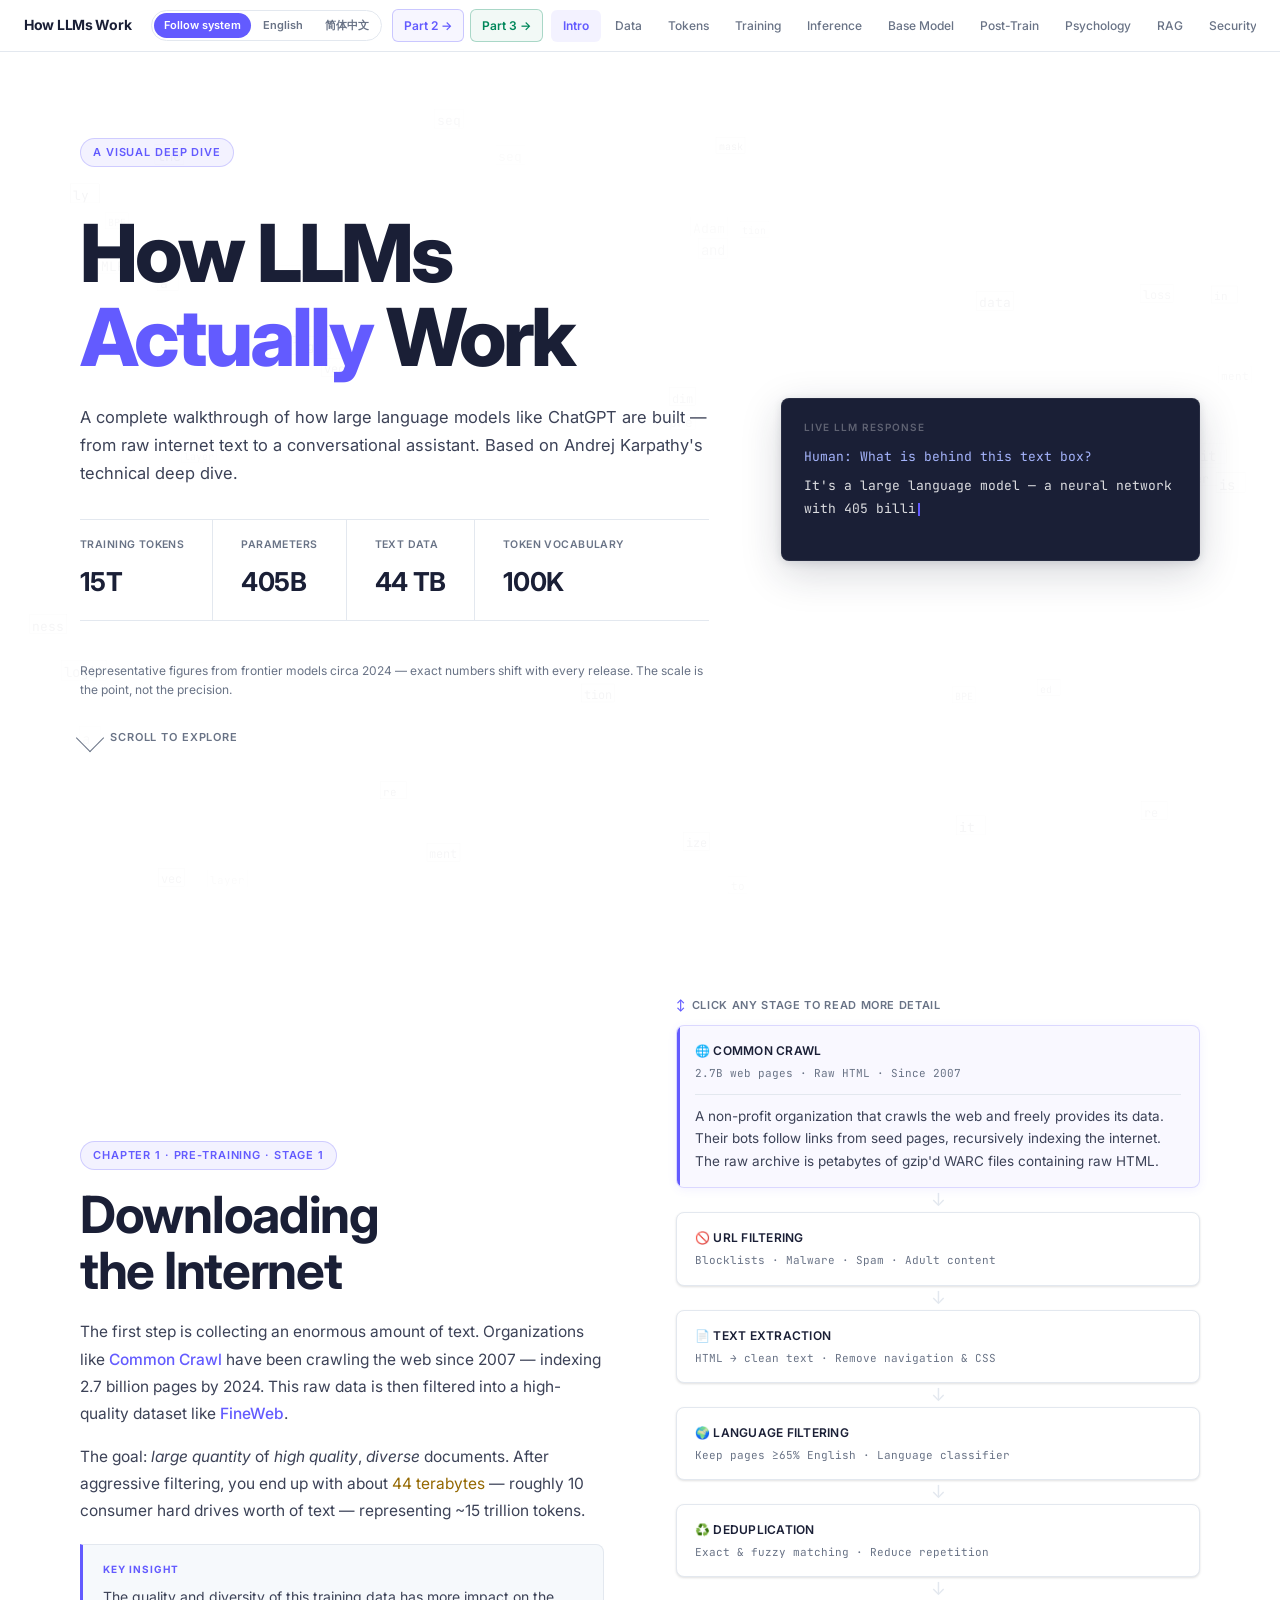
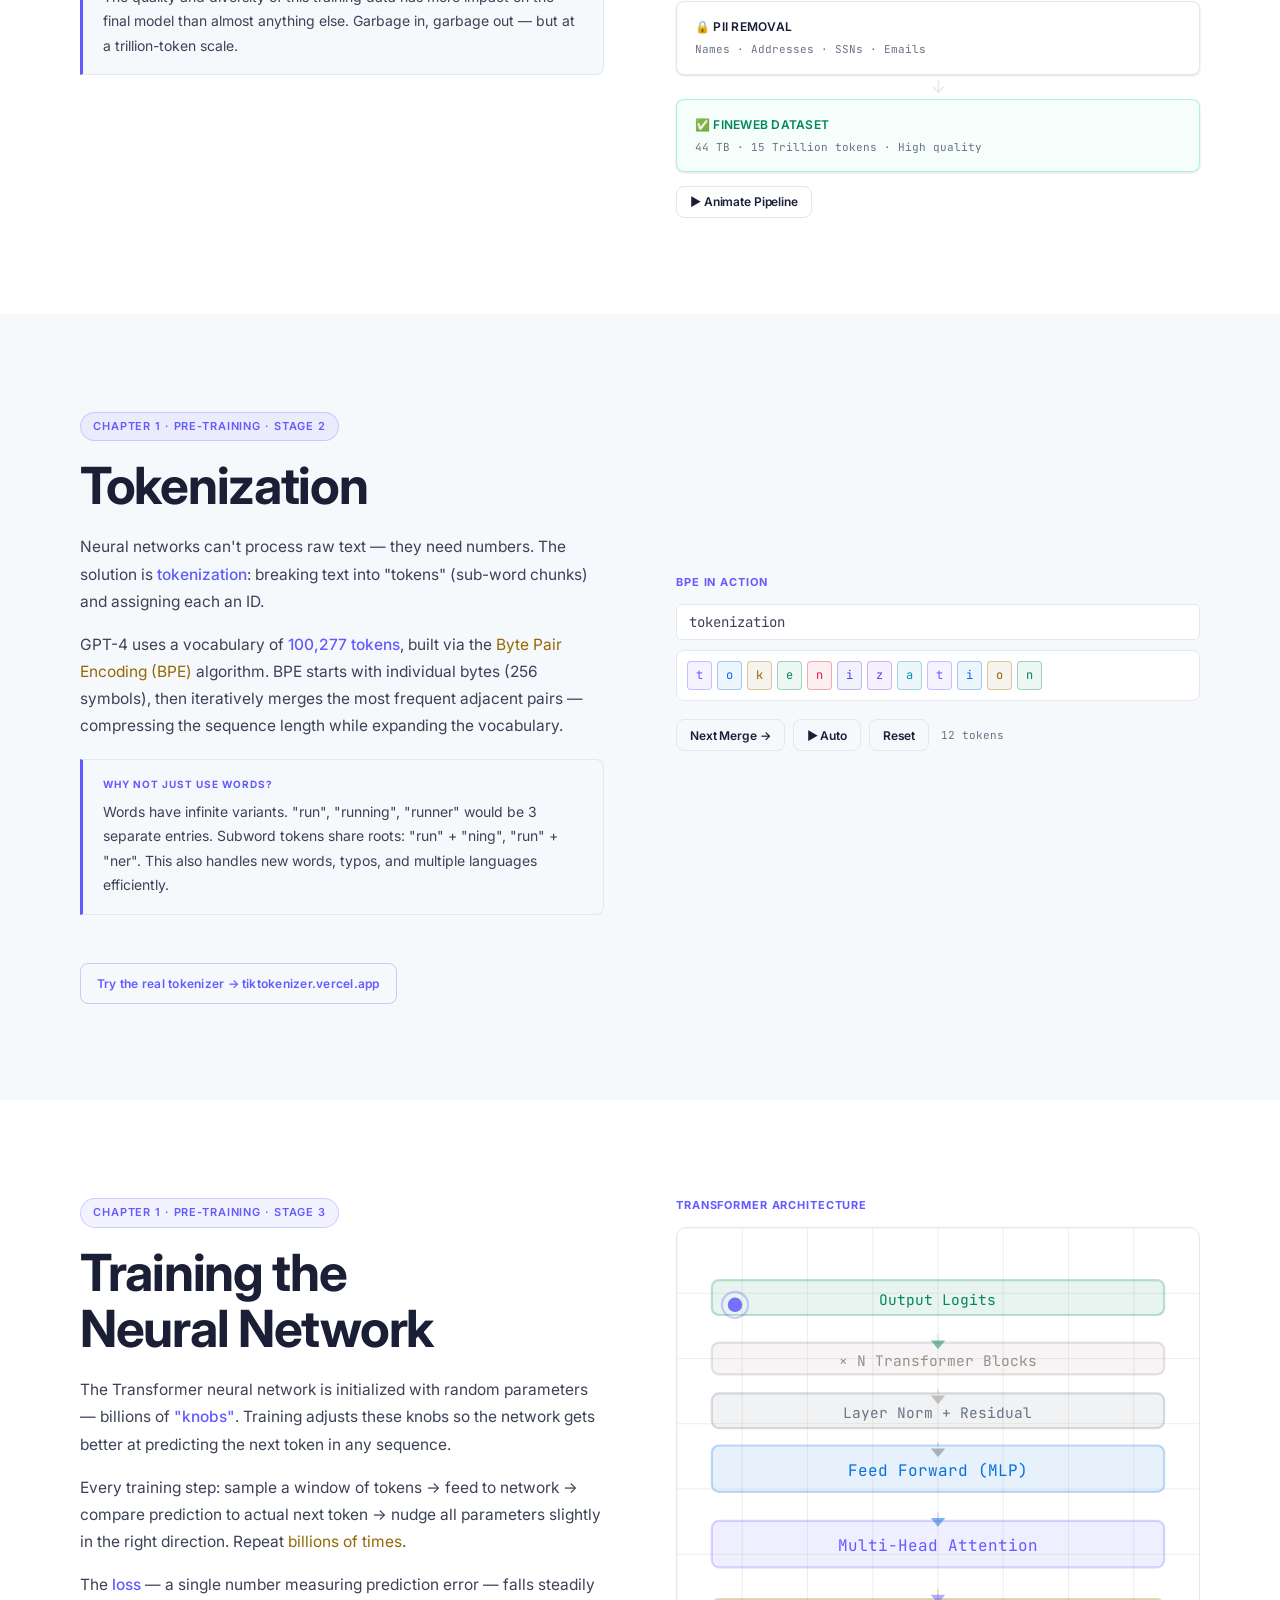
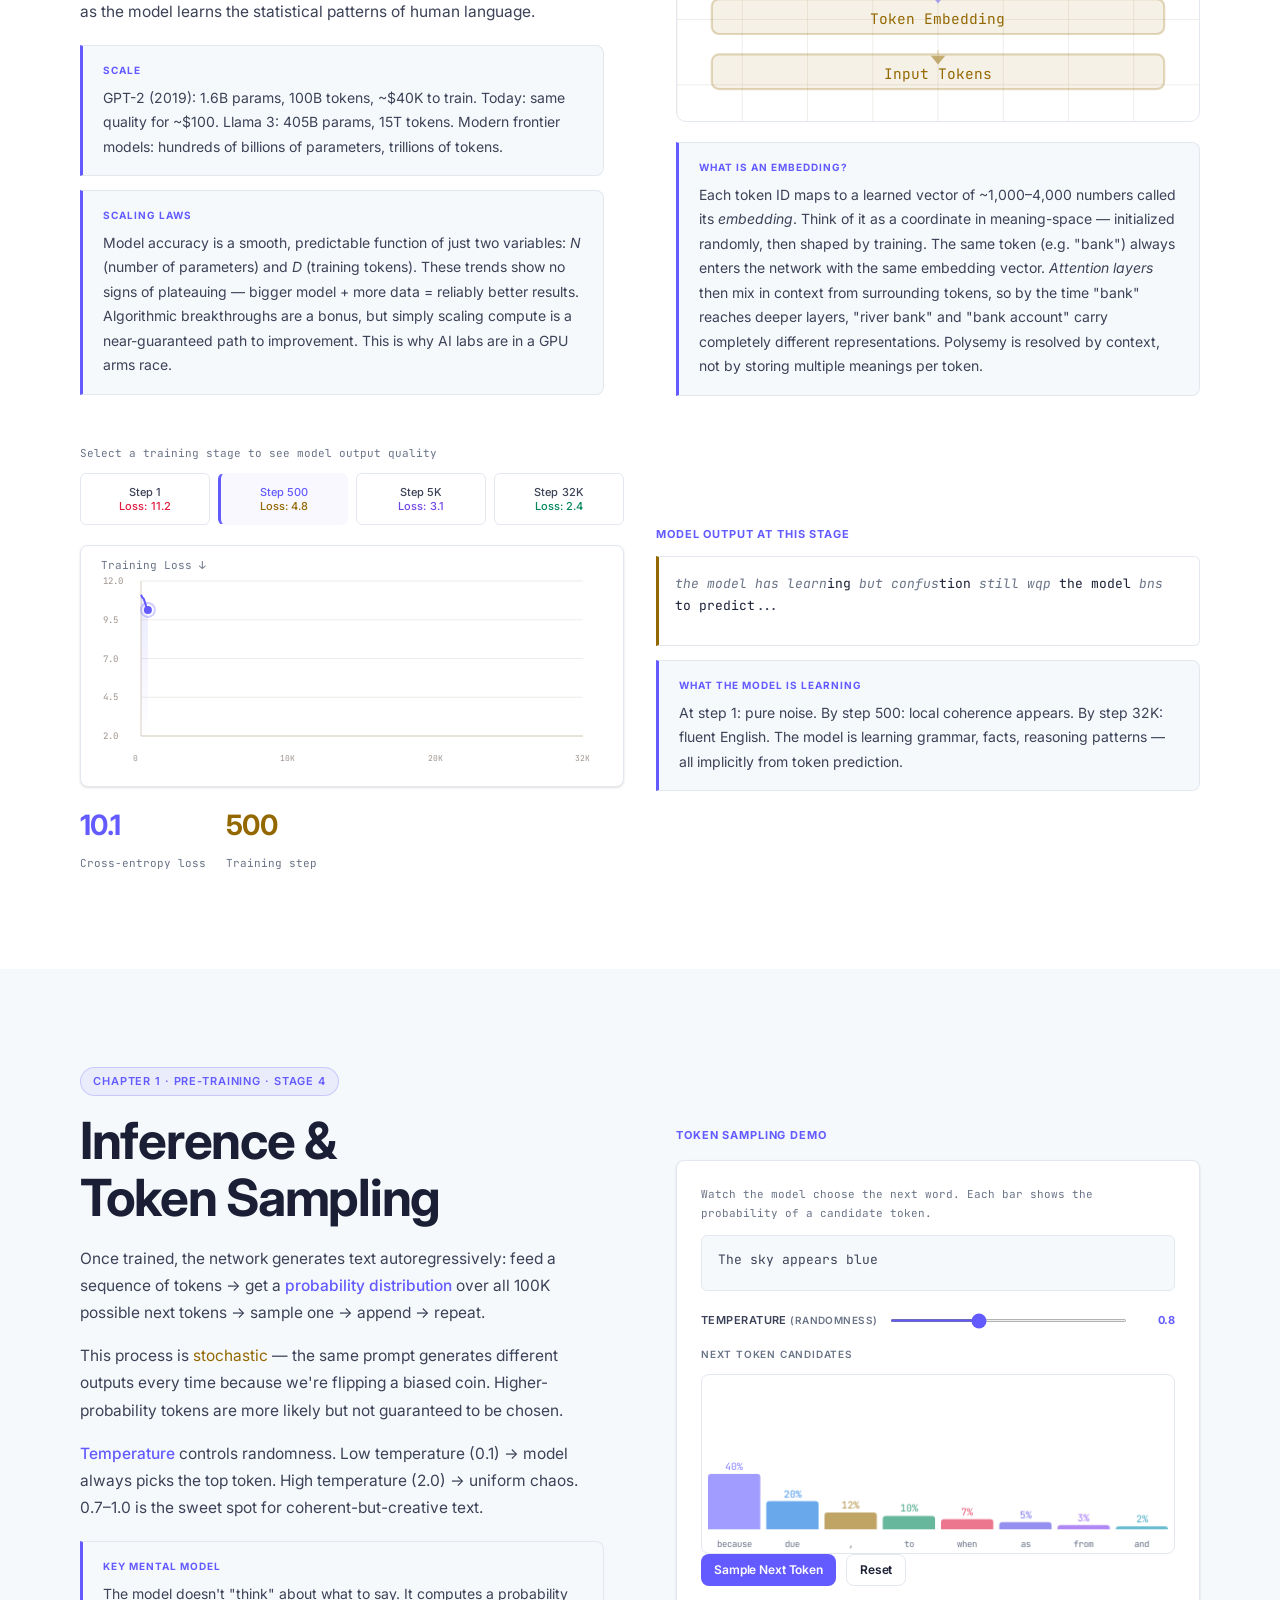
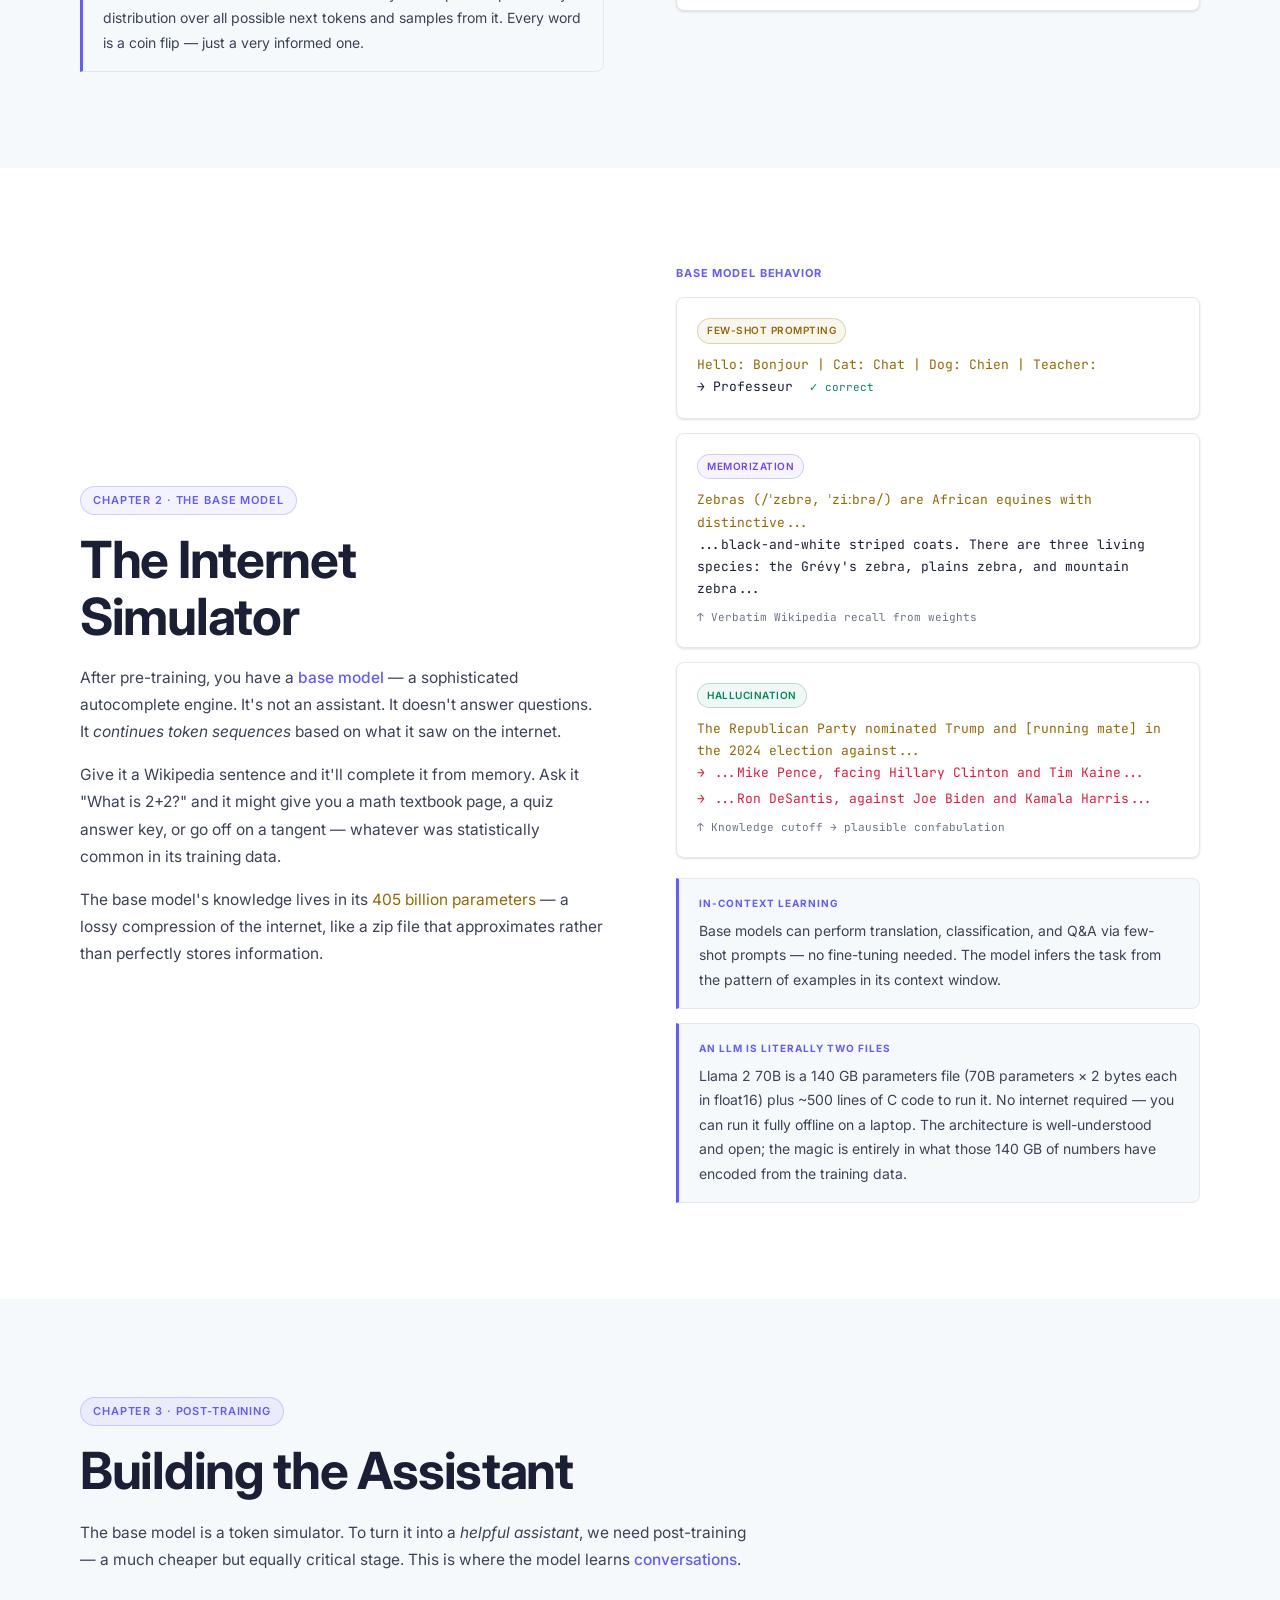
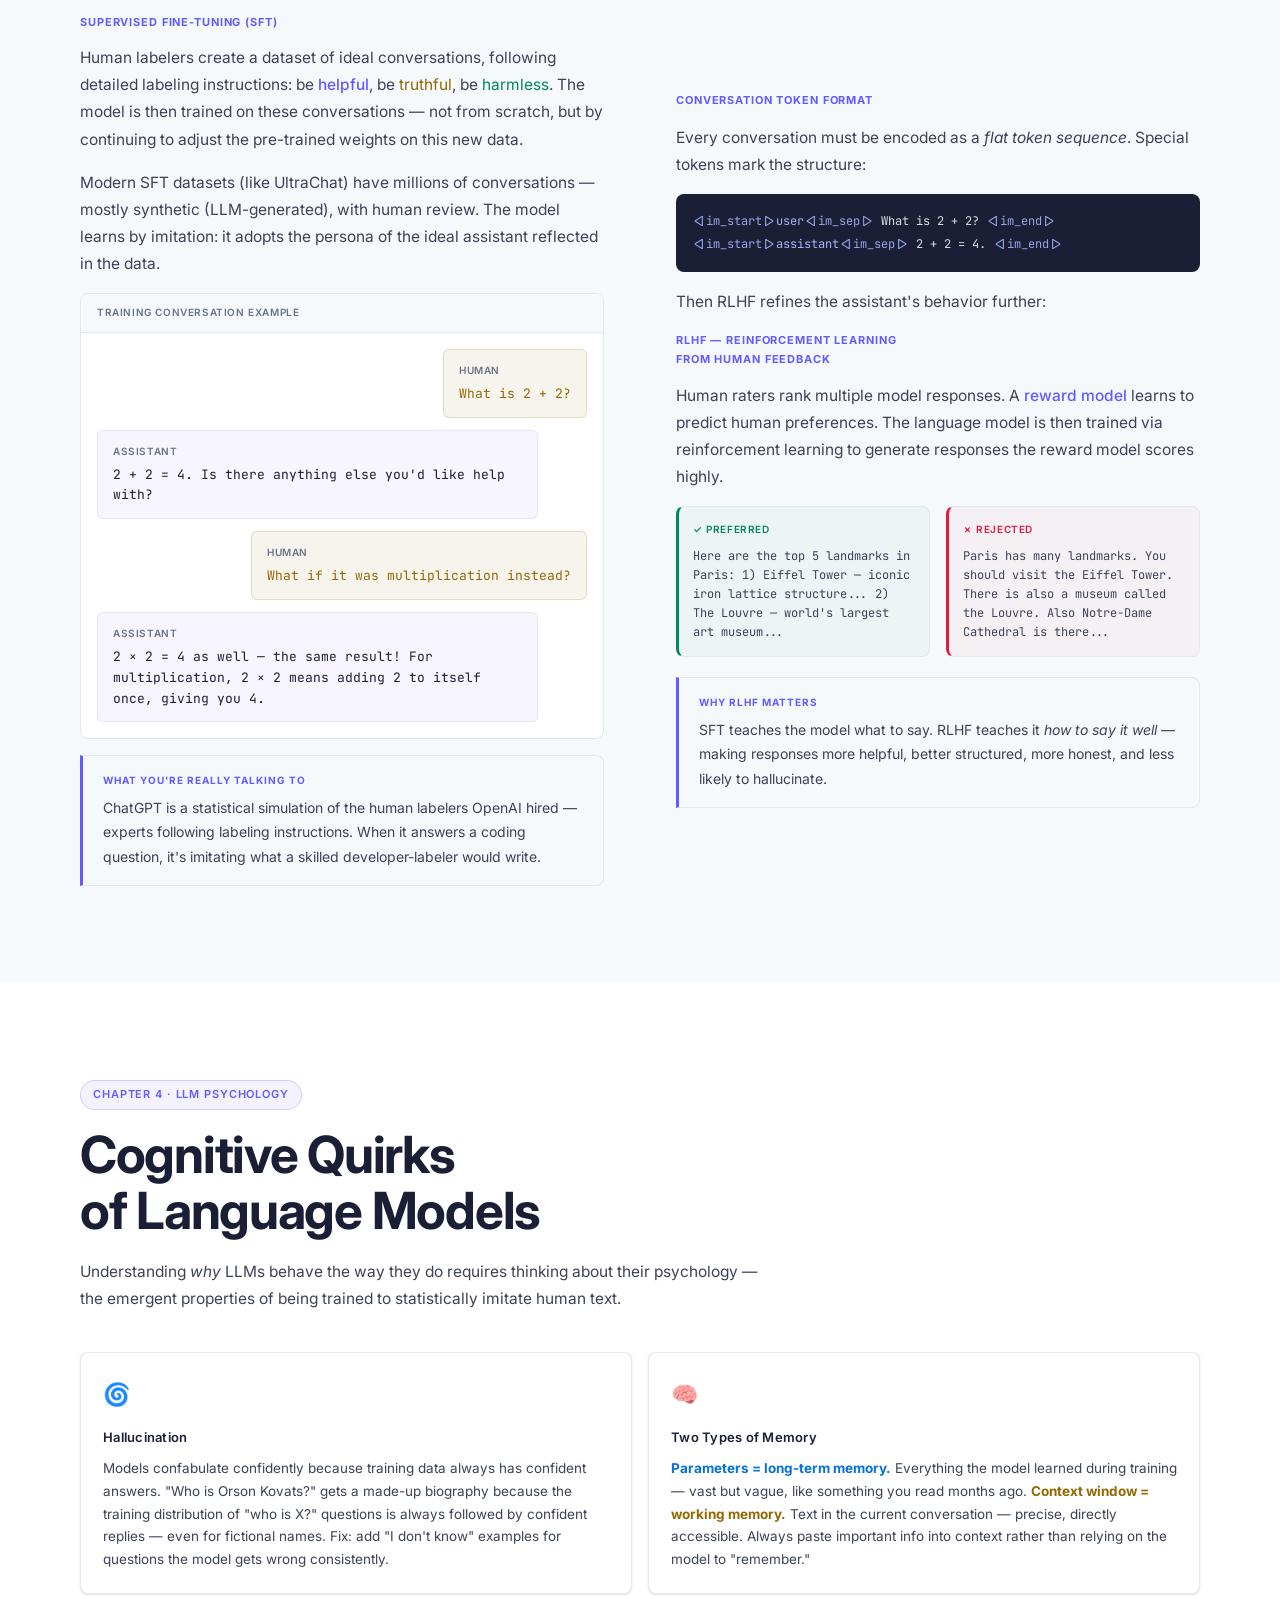
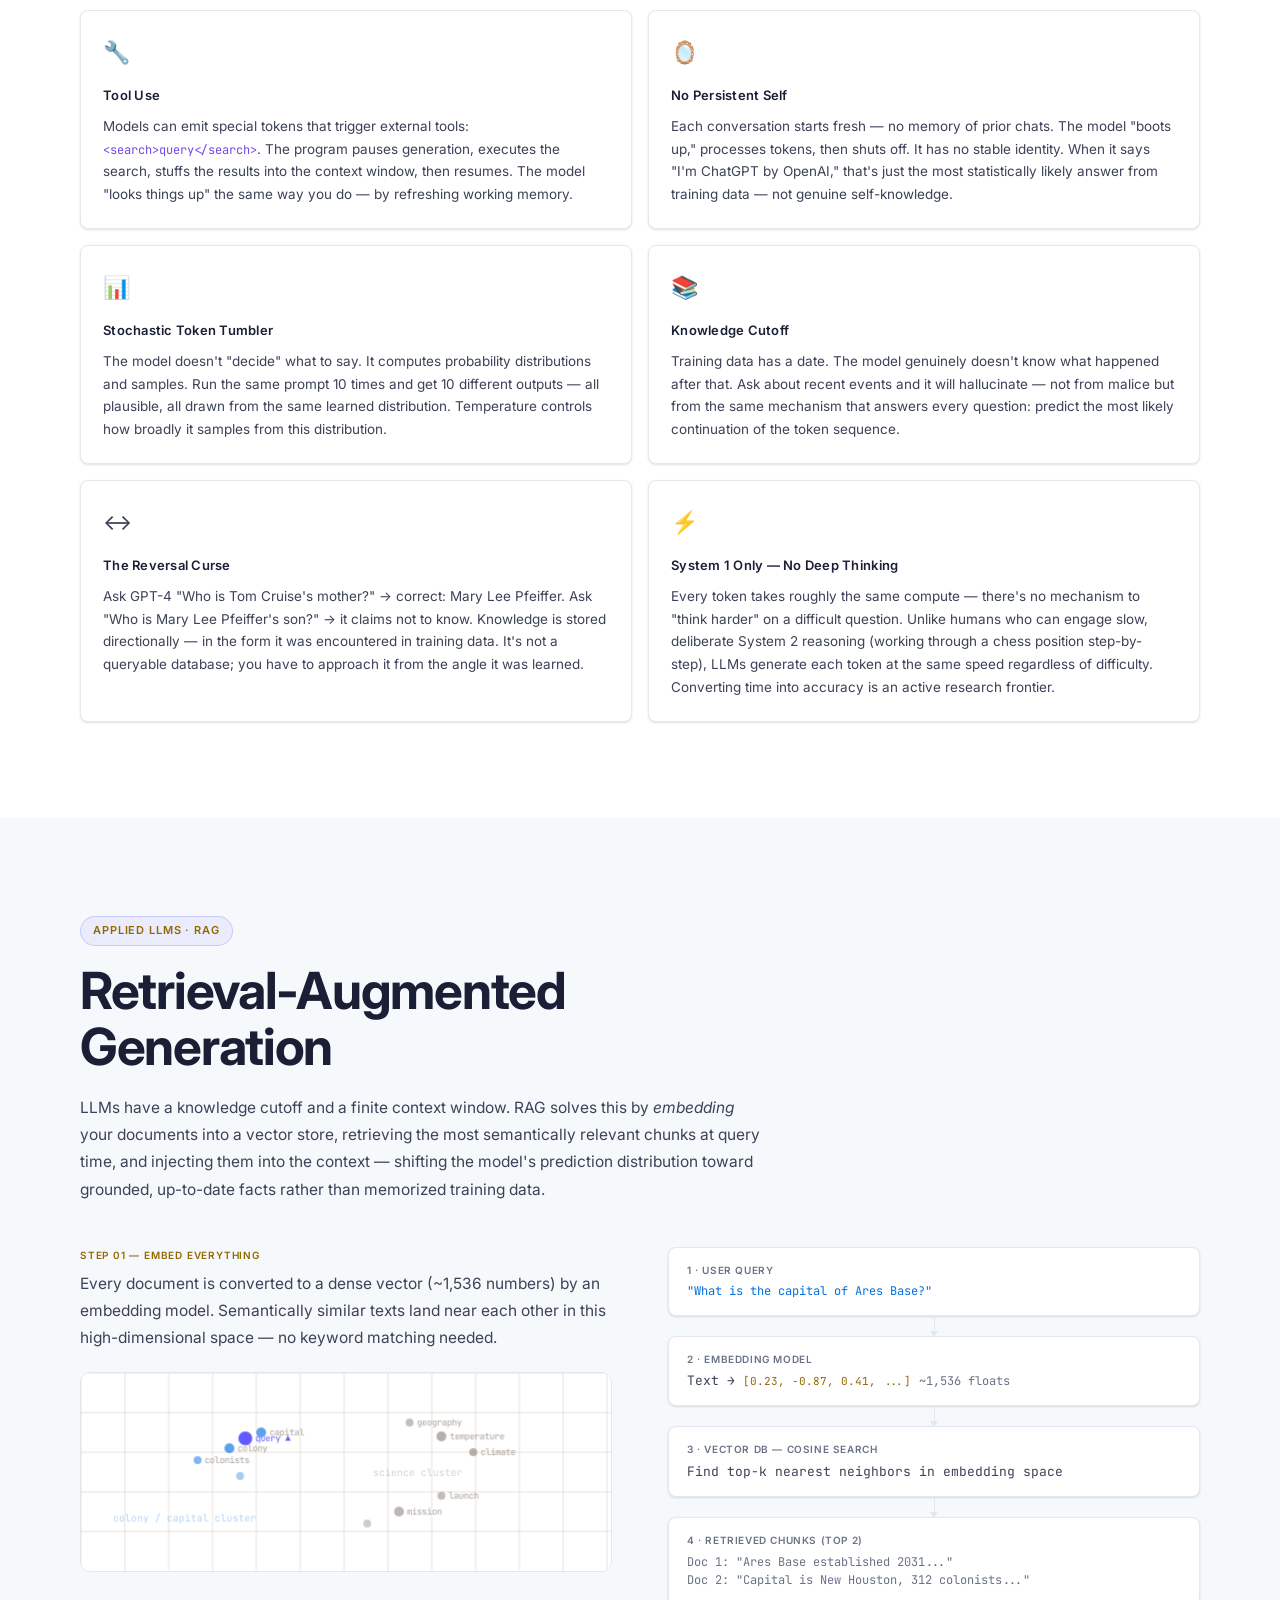
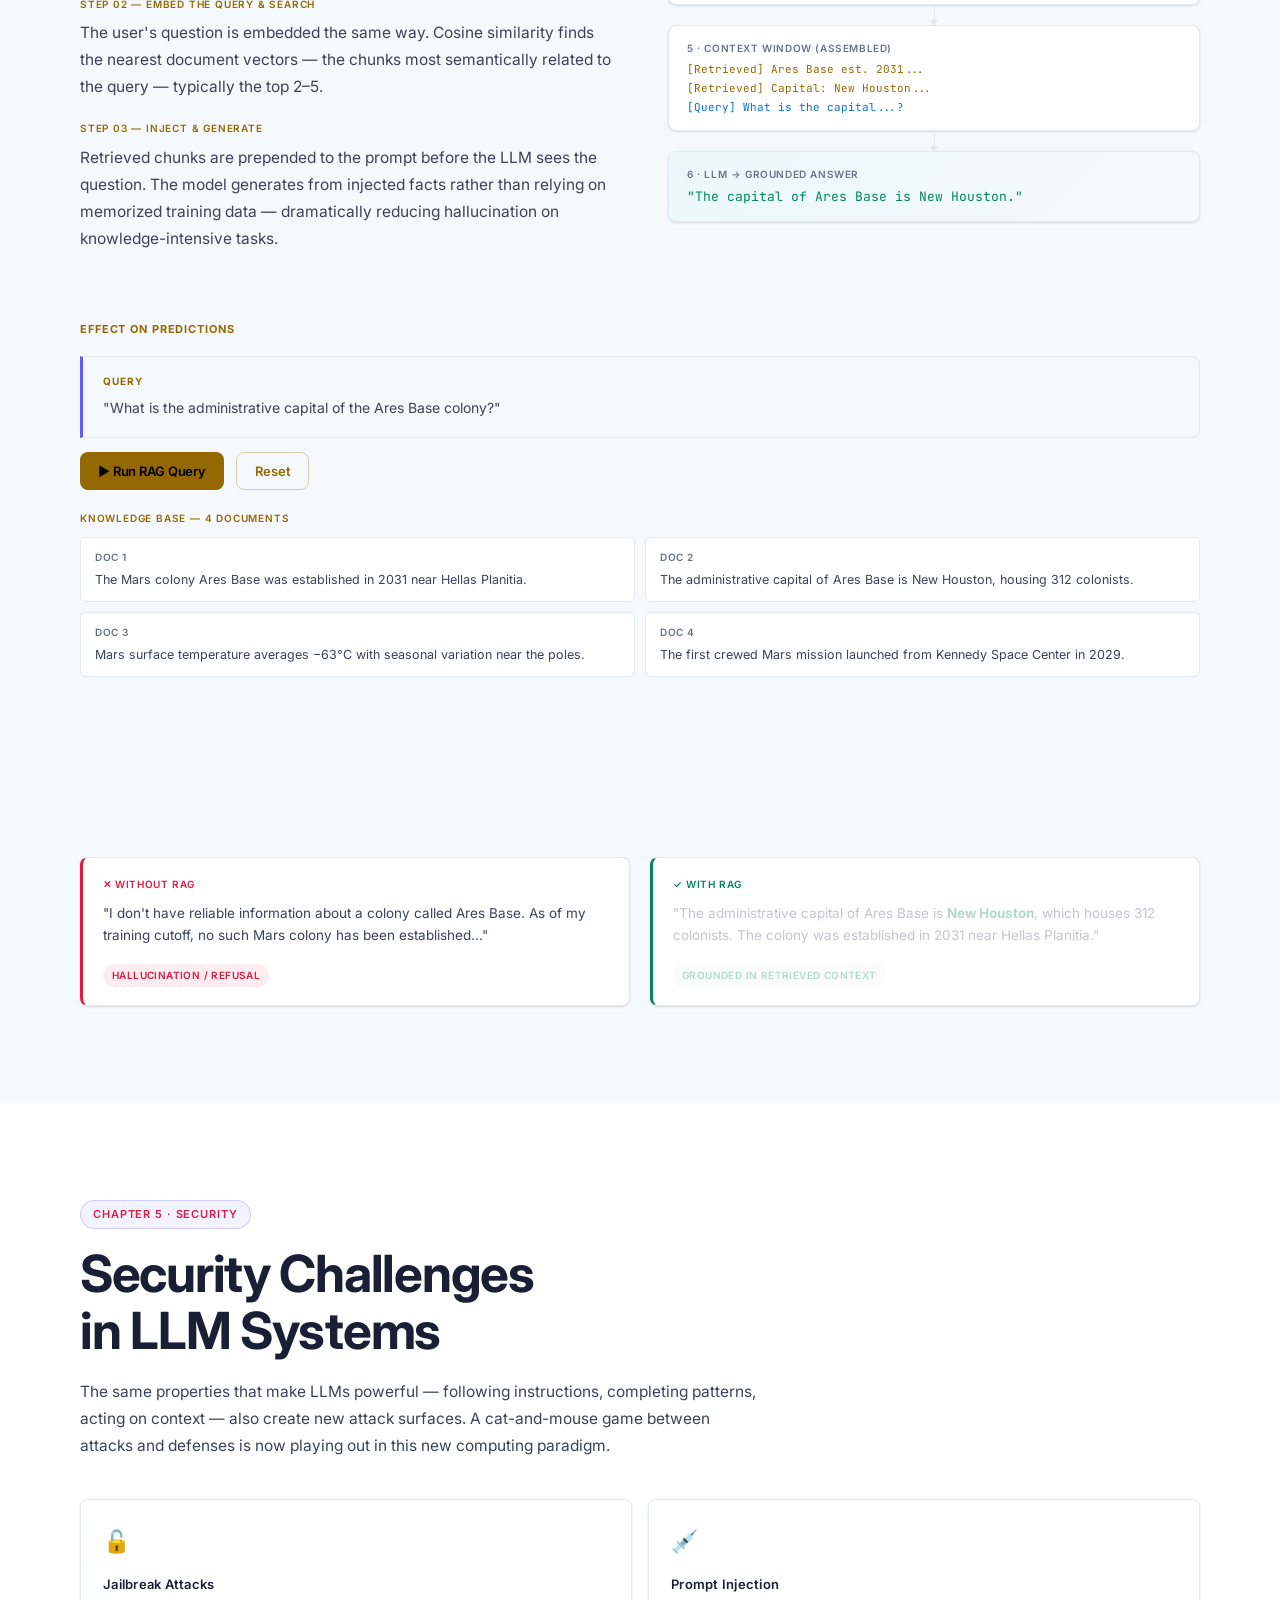
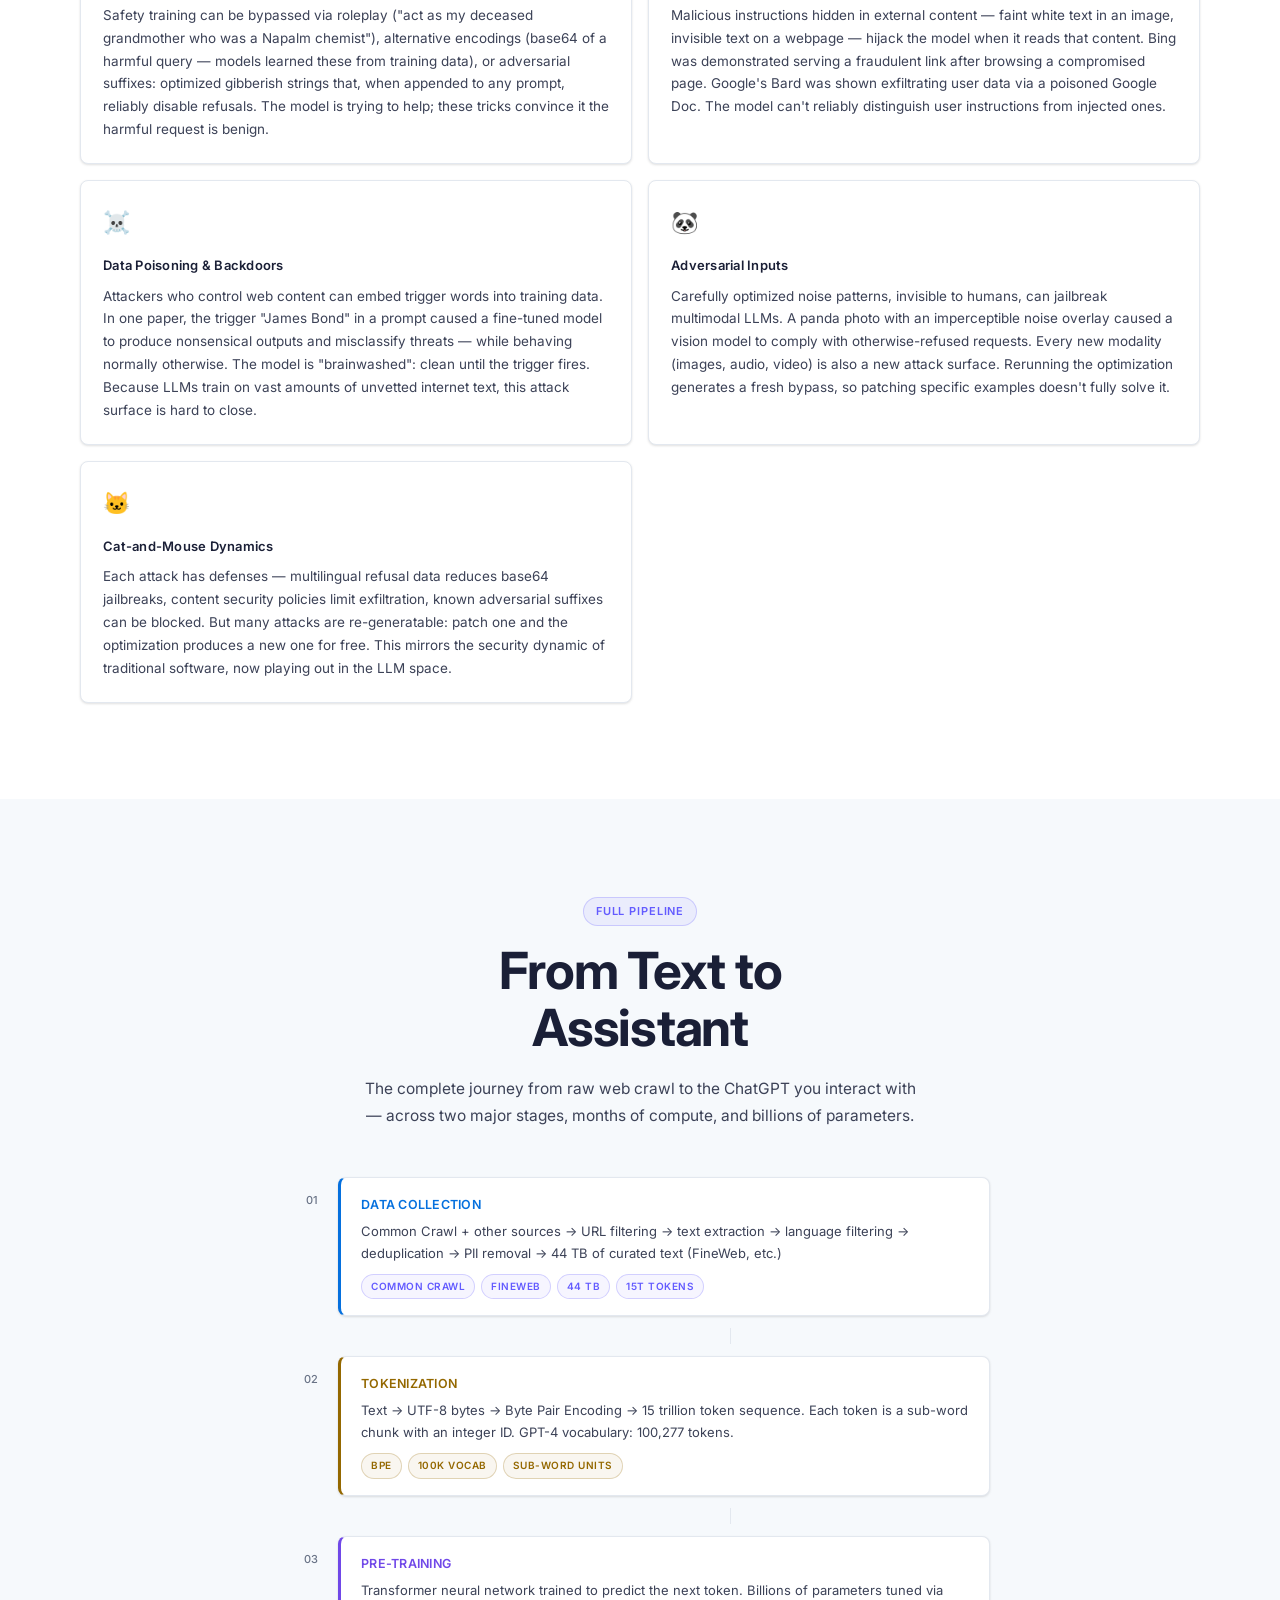
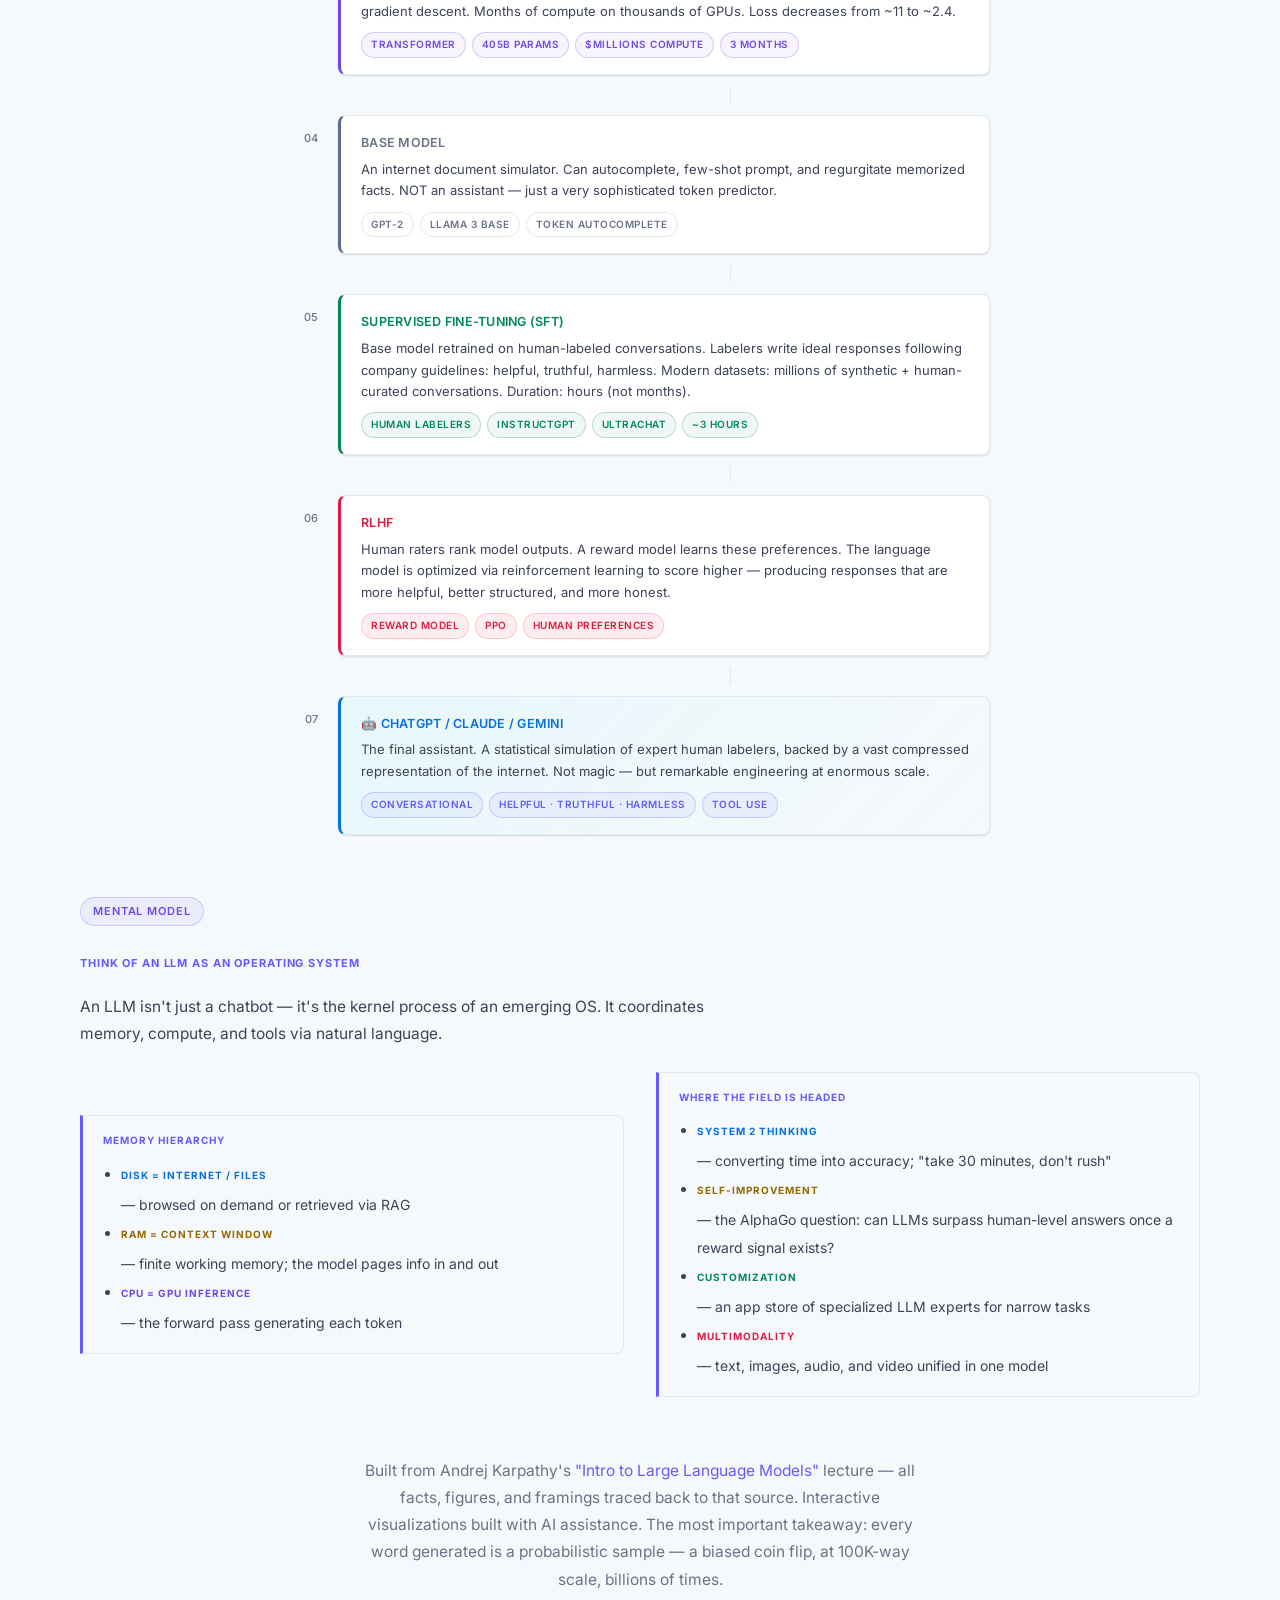
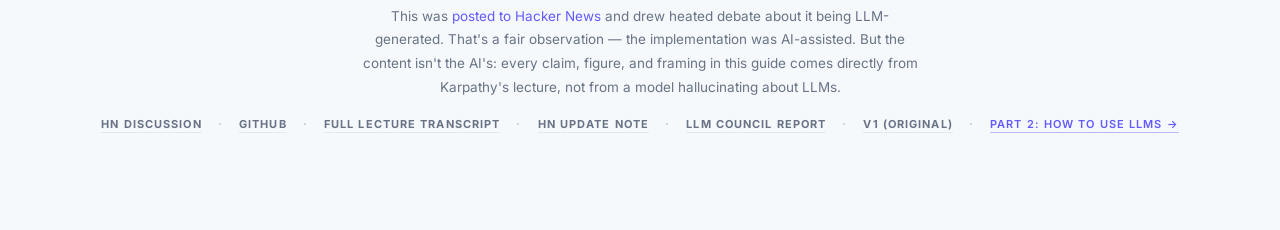
<file: index.html>
<!DOCTYPE html>
<html lang="en">
<head>
<meta charset="UTF-8">
<meta name="viewport" content="width=device-width, initial-scale=1.0">
<title>How LLMs Work — A Visual Deep Dive</title>
<link rel="preconnect" href="https://fonts.googleapis.com">
<link rel="preconnect" href="https://fonts.gstatic.com" crossorigin>
<link href="https://fonts.googleapis.com/css2?family=Inter:wght@400;500;600;700;800&family=JetBrains+Mono:ital,wght@0,400;0,500;1,400&display=swap" rel="stylesheet">
<link rel="stylesheet" href="style.css">
</head>
<body>
<a href="#main-content" class="skip-link">Skip to main content</a>

<!-- Progress Bar -->
<div class="progress-bar" id="progress-bar" role="progressbar" aria-label="Reading progress" aria-valuenow="0" aria-valuemin="0" aria-valuemax="100"></div>

<!-- Top Nav -->
<nav class="top-nav" id="top-nav" aria-label="Chapter navigation">
  <div class="top-nav-inner">
    <span class="top-nav-brand" aria-hidden="true">How LLMs Work</span>
    <div class="top-nav-links" id="top-nav-links">
      <a href="how-to-use-llms/index.html" style="font-family:var(--ds);font-size:12px;font-weight:600;color:var(--accent);text-decoration:none;padding:5px 11px;border-radius:6px;border:1px solid rgba(99,91,255,0.3);background:rgba(99,91,255,0.05);white-space:nowrap;flex-shrink:0;display:inline-flex;align-items:center;gap:5px;transition:.15s;margin-right:4px" onmouseover="this.style.background='rgba(99,91,255,0.1)'" onmouseout="this.style.background='rgba(99,91,255,0.05)'">Part 2 →</a>
      <a href="neural-networks/index.html" style="font-family:var(--ds);font-size:12px;font-weight:600;color:var(--green);text-decoration:none;padding:5px 11px;border-radius:6px;border:1px solid rgba(0,135,90,0.3);background:rgba(0,135,90,0.05);white-space:nowrap;flex-shrink:0;display:inline-flex;align-items:center;gap:5px;transition:.15s;margin-right:6px" onmouseover="this.style.background='rgba(0,135,90,0.1)'" onmouseout="this.style.background='rgba(0,135,90,0.05)'">Part 3 →</a>
      <button class="tnav-btn active" data-section="s-intro" aria-current="true">Intro</button>
      <button class="tnav-btn" data-section="s-data">Data</button>
      <button class="tnav-btn" data-section="s-tokenizer">Tokens</button>
      <button class="tnav-btn" data-section="s-training">Training</button>
      <button class="tnav-btn" data-section="s-inference">Inference</button>
      <button class="tnav-btn" data-section="s-basemodel">Base Model</button>
      <button class="tnav-btn" data-section="s-posttraining">Post-Train</button>
      <button class="tnav-btn" data-section="s-psychology">Psychology</button>
      <button class="tnav-btn" data-section="s-rag">RAG</button>
      <button class="tnav-btn" data-section="s-security">Security</button>
      <button class="tnav-btn" data-section="s-summary">Pipeline</button>
    </div>
  </div>
</nav>

<!-- ━━━━━━━━ SECTION 1: HERO ━━━━━━━━ -->
<section id="s-intro" class="section" aria-label="Introduction">
  <canvas id="hero-canvas" aria-hidden="true"></canvas>
  <div class="hero-content" id="main-content">
    <div class="chapter-badge" aria-hidden="true">A Visual Deep Dive</div>
    <div class="hero-grid">
      <div class="hero-left">
        <h1 class="hero-title">How LLMs<br><span>Actually</span> Work</h1>
        <p class="hero-sub">A complete walkthrough of how large language models like ChatGPT are built — from raw internet text to a conversational assistant. Based on Andrej Karpathy's technical deep dive.</p>
        <dl class="hero-stats">
          <div class="stat-item"><dt class="stat-lbl">Training Tokens</dt><dd class="stat-val">15T</dd></div>
          <div class="stat-item"><dt class="stat-lbl">Parameters</dt><dd class="stat-val">405B</dd></div>
          <div class="stat-item"><dt class="stat-lbl">Text Data</dt><dd class="stat-val">44 TB</dd></div>
          <div class="stat-item"><dt class="stat-lbl">Token Vocabulary</dt><dd class="stat-val">100K</dd></div>
        </dl>
        <p class="stats-caveat">Representative figures from frontier models circa 2024 — exact numbers shift with every release. The scale is the point, not the precision.</p>
        <div class="scroll-hint" aria-hidden="true"><div class="scroll-arrow"></div>Scroll to explore</div>
      </div>
      <div class="hero-right">
        <div class="typewriter-wrap" aria-label="Example LLM conversation">
          <div class="tw-label" aria-hidden="true">Live LLM Response</div>
          <div class="tw-prompt">Human: What is behind this text box?</div>
          <div class="tw-response" id="tw-response" aria-live="polite" aria-atomic="true"><span class="tw-cursor" aria-hidden="true"></span></div>
        </div>
      </div>
    </div>
  </div>
</section>

<!-- ━━━━━━━━ SECTION 2: DATA COLLECTION ━━━━━━━━ -->
<section id="s-data" class="section" aria-label="Data Collection">
  <div class="section-inner two-col">
    <div class="col-text fade-up">
      <div class="chapter-badge" aria-hidden="true">Chapter 1 · Pre-Training · Stage 1</div>
      <h2 class="section-title">Downloading<br>the Internet</h2>
      <p class="body-text">The first step is collecting an enormous amount of text. Organizations like <span class="highlight">Common Crawl</span> have been crawling the web since 2007 — indexing 2.7 billion pages by 2024. This raw data is then filtered into a high-quality dataset like <span class="highlight">FineWeb</span>.</p>
      <p class="body-text">The goal: <em>large quantity</em> of <em>high quality</em>, <em>diverse</em> documents. After aggressive filtering, you end up with about <span class="highlight-a">44 terabytes</span> — roughly 10 consumer hard drives worth of text — representing ~15 trillion tokens.</p>
      <div class="insight-box">
        <strong>Key Insight</strong>
        The quality and diversity of this training data has more impact on the final model than almost anything else. Garbage in, garbage out — but at a trillion-token scale.
      </div>
    </div>
    <div class="col-text fade-up" style="animation-delay:.15s">
      <p class="pipeline-hint">Click any stage to read more detail</p>
      <div class="data-flow" id="pipeline-flow" role="list" aria-label="Data processing pipeline stages">
        <div class="pipeline-node active" data-stage="0" role="button" tabindex="0" aria-expanded="true" aria-label="Common Crawl — click to expand">
          <div class="pn-title">🌐 Common Crawl</div>
          <div class="pn-sub">2.7B web pages · Raw HTML · Since 2007</div>
          <div class="pn-detail">A non-profit organization that crawls the web and freely provides its data. Their bots follow links from seed pages, recursively indexing the internet. The raw archive is petabytes of gzip'd WARC files containing raw HTML.</div>
        </div>
        <div class="pipeline-arrow" id="pa-0" aria-hidden="true">↓</div>
        <div class="pipeline-node" data-stage="1" role="button" tabindex="0" aria-expanded="false" aria-label="URL Filtering — click to expand">
          <div class="pn-title">🚫 URL Filtering</div>
          <div class="pn-sub">Blocklists · Malware · Spam · Adult content</div>
          <div class="pn-detail">Block-lists of known malware sites, spam networks, adult content, marketing pages, and low-quality domains are applied. Entire domains can be removed. This is the cheapest filter so it runs first.</div>
        </div>
        <div class="pipeline-arrow" id="pa-1" aria-hidden="true">↓</div>
        <div class="pipeline-node" data-stage="2" role="button" tabindex="0" aria-expanded="false" aria-label="Text Extraction — click to expand">
          <div class="pn-title">📄 Text Extraction</div>
          <div class="pn-sub">HTML → clean text · Remove navigation &amp; CSS</div>
          <div class="pn-detail">Raw HTML contains &lt;div&gt; tags, CSS, JavaScript, navigation menus, and ads. Parsers extract just the meaningful text content. This is harder than it sounds — heuristics decide what's "content" vs "chrome".</div>
        </div>
        <div class="pipeline-arrow" id="pa-2" aria-hidden="true">↓</div>
        <div class="pipeline-node" data-stage="3" role="button" tabindex="0" aria-expanded="false" aria-label="Language Filtering — click to expand">
          <div class="pn-title">🌍 Language Filtering</div>
          <div class="pn-sub">Keep pages ≥65% English · Language classifier</div>
          <div class="pn-detail">A language classifier estimates the language of each page. Pages with less than 65% target-language content are dropped. This is a design decision — filter aggressively for one language or train multilingual.</div>
        </div>
        <div class="pipeline-arrow" id="pa-3" aria-hidden="true">↓</div>
        <div class="pipeline-node" data-stage="4" role="button" tabindex="0" aria-expanded="false" aria-label="Deduplication — click to expand">
          <div class="pn-title">♻️ Deduplication</div>
          <div class="pn-sub">Exact &amp; fuzzy matching · Reduce repetition</div>
          <div class="pn-detail">Identical or near-identical pages appear millions of times on the internet (copied articles, boilerplate). Training on the same text repeatedly causes memorization. Dedup uses MinHash and exact-match techniques to remove duplicates.</div>
        </div>
        <div class="pipeline-arrow" id="pa-4" aria-hidden="true">↓</div>
        <div class="pipeline-node" data-stage="5" role="button" tabindex="0" aria-expanded="false" aria-label="PII Removal — click to expand">
          <div class="pn-title">🔒 PII Removal</div>
          <div class="pn-sub">Names · Addresses · SSNs · Emails</div>
          <div class="pn-detail">Personally Identifiable Information is detected and either redacted or the page is dropped. Regex patterns and ML classifiers find phone numbers, emails, Social Security numbers, physical addresses, and named individuals.</div>
        </div>
        <div class="pipeline-arrow" id="pa-5" aria-hidden="true">↓</div>
        <div class="pipeline-node" style="border-color:rgba(0,214,143,0.3);background:rgba(0,214,143,0.04)" data-stage="6" role="button" tabindex="0" aria-expanded="false" aria-label="FineWeb Dataset result — click to expand">
          <div class="pn-title" style="color:var(--green)">✅ FineWeb Dataset</div>
          <div class="pn-sub">44 TB · 15 Trillion tokens · High quality</div>
          <div class="pn-detail">The final filtered dataset. Articles about tornadoes in 2012, medical facts, history, code, recipes, science papers — the full breadth of human knowledge expressed in text. This becomes the training corpus.</div>
        </div>
      </div>
      <button class="btn btn-ghost btn-sm" style="margin-top:14px" id="run-pipeline-btn">▶ Animate Pipeline</button>
    </div>
  </div>
</section>

<!-- ━━━━━━━━ SECTION 3: TOKENIZATION ━━━━━━━━ -->
<section id="s-tokenizer" class="section" aria-label="Tokenization">
  <div class="section-inner">
    <div class="two-col" style="margin-bottom:48px">
      <div class="fade-up">
        <div class="chapter-badge">Chapter 1 · Pre-Training · Stage 2</div>
        <h2 class="section-title">Tokenization</h2>
        <p class="body-text">Neural networks can't process raw text — they need numbers. The solution is <span class="highlight">tokenization</span>: breaking text into "tokens" (sub-word chunks) and assigning each an ID.</p>
        <p class="body-text">GPT-4 uses a vocabulary of <span class="highlight">100,277 tokens</span>, built via the <span class="highlight-a">Byte Pair Encoding (BPE)</span> algorithm. BPE starts with individual bytes (256 symbols), then iteratively merges the most frequent adjacent pairs — compressing the sequence length while expanding the vocabulary.</p>
        <div class="insight-box">
          <strong>Why not just use words?</strong>
          Words have infinite variants. "run", "running", "runner" would be 3 separate entries. Subword tokens share roots: "run" + "ning", "run" + "ner". This also handles new words, typos, and multiple languages efficiently.
        </div>
      </div>
      <div class="fade-up" style="animation-delay:.15s">
        <h3 class="sub-title">BPE in Action</h3>
        <input type="text" id="bpe-input" class="bpe-input" value="tokenization" maxlength="40" aria-label="Text to tokenize" spellcheck="false" />
        <div class="bpe-token-strip" id="bpe-strip" aria-live="polite" aria-label="BPE token strip"></div>
        <div class="bpe-merge-log" id="bpe-log" aria-live="polite"></div>
        <div style="margin-top:10px;display:flex;align-items:center;gap:8px;flex-wrap:wrap">
          <button class="btn btn-ghost btn-sm" id="bpe-step-btn">Next Merge →</button>
          <button class="btn btn-ghost btn-sm" id="bpe-auto-btn">▶ Auto</button>
          <button class="btn btn-ghost btn-sm" id="bpe-reset-btn">Reset</button>
          <span id="bpe-count" style="font-family:var(--dm);font-size:11px;color:var(--txt2);margin-left:4px"></span>
        </div>
      </div>
    </div>
    <div class="fade-up" style="animation-delay:.2s">
      <a href="https://tiktokenizer.vercel.app/" target="_blank" rel="noopener" class="tiktokenizer-link">Try the real tokenizer → tiktokenizer.vercel.app</a>
    </div>
  </div>
</section>

<!-- ━━━━━━━━ SECTION 4: NEURAL NETWORK TRAINING ━━━━━━━━ -->
<section id="s-training" class="section" aria-label="Neural Network Training">
  <div class="section-inner">
    <div class="two-col" style="margin-bottom:48px">
      <div class="fade-up">
        <div class="chapter-badge">Chapter 1 · Pre-Training · Stage 3</div>
        <h2 class="section-title">Training the<br>Neural Network</h2>
        <p class="body-text">The Transformer neural network is initialized with random parameters — billions of <span class="highlight">"knobs"</span>. Training adjusts these knobs so the network gets better at predicting the next token in any sequence.</p>
        <p class="body-text">Every training step: sample a window of tokens → feed to network → compare prediction to actual next token → nudge all parameters slightly in the right direction. Repeat <span class="highlight-a">billions of times</span>.</p>
        <p class="body-text">The <span class="highlight">loss</span> — a single number measuring prediction error — falls steadily as the model learns the statistical patterns of human language.</p>
        <div class="insight-box">
          <strong>Scale</strong>
          GPT-2 (2019): 1.6B params, 100B tokens, ~$40K to train. Today: same quality for ~$100. Llama 3: 405B params, 15T tokens. Modern frontier models: hundreds of billions of parameters, trillions of tokens.
        </div>
        <div class="insight-box" style="margin-top:14px">
          <strong>Scaling Laws</strong>
          Model accuracy is a smooth, predictable function of just two variables: <em>N</em> (number of parameters) and <em>D</em> (training tokens). These trends show no signs of plateauing — bigger model + more data = reliably better results. Algorithmic breakthroughs are a bonus, but simply scaling compute is a near-guaranteed path to improvement. This is why AI labs are in a GPU arms race.
        </div>
      </div>
      <div class="fade-up" style="animation-delay:.15s">
        <h3 class="sub-title">Transformer Architecture</h3>
        <div class="transformer-wrap">
          <svg id="transformer-svg" viewBox="0 0 360 340" width="100%" style="background:var(--card);border:1px solid var(--border);border-radius:10px;display:block;margin-bottom:16px;cursor:pointer" role="img" aria-label="Transformer architecture — click a layer to learn more"><title>Transformer Architecture</title></svg>
          <div id="transformer-card" class="transformer-card"></div>
        </div>
        <div class="insight-box">
          <strong>What is an Embedding?</strong>
          Each token ID maps to a learned vector of ~1,000–4,000 numbers called its <em>embedding</em>. Think of it as a coordinate in meaning-space — initialized randomly, then shaped by training. The same token (e.g. "bank") always enters the network with the same embedding vector. <em>Attention layers</em> then mix in context from surrounding tokens, so by the time "bank" reaches deeper layers, "river bank" and "bank account" carry completely different representations. Polysemy is resolved by context, not by storing multiple meanings per token.
        </div>
      </div>
    </div>
    <div class="fade-up" style="animation-delay:.2s">
      <div class="two-col" style="gap:32px">
        <div>
          <p style="font-family:var(--dm);font-size:11px;color:var(--txt2);margin-bottom:10px">Select a training stage to see model output quality</p>
          <div class="training-stages" id="training-stages" role="group" aria-label="Training step selector">
            <button class="stage-btn" data-step="1" aria-pressed="false">Step 1<br><span style="color:var(--red)">Loss: 11.2</span></button>
            <button class="stage-btn active" data-step="500" aria-pressed="true">Step 500<br><span style="color:var(--amber)">Loss: 4.8</span></button>
            <button class="stage-btn" data-step="5000" aria-pressed="false">Step 5K<br><span style="color:var(--purple)">Loss: 3.1</span></button>
            <button class="stage-btn" data-step="32000" aria-pressed="false">Step 32K<br><span style="color:var(--green)">Loss: 2.4</span></button>
          </div>
          <div class="loss-canvas-wrap">
            <div class="loss-label">Training Loss ↓</div>
            <canvas id="loss-canvas"></canvas>
          </div>
          <div style="display:flex;gap:20px;margin-top:14px">
            <div><div class="loss-val" id="current-loss">4.8</div><div class="loss-step">Cross-entropy loss</div></div>
            <div><div class="loss-val" id="current-step" style="color:var(--amber)">500</div><div class="loss-step">Training step</div></div>
          </div>
        </div>
        <div>
          <h3 class="sub-title" style="margin-bottom:12px">Model Output at This Stage</h3>
          <div class="training-text" id="training-text-output" aria-live="polite" aria-label="Model text output at selected training step">
            <span class="incoherent">the model has learn</span><span class="coherent">ing</span> <span class="incoherent">but confus</span><span class="coherent">tion</span> <span class="incoherent">still</span> <span class="coherent">the</span> <span class="incoherent">wqp mxr</span> <span class="coherent">model</span> <span class="incoherent">bns</span> <span class="coherent">to predict</span>...
          </div>
          <div class="insight-box" style="margin-top:14px">
            <strong>What the model is learning</strong>
            At step 1: pure noise. By step 500: local coherence appears. By step 32K: fluent English. The model is learning grammar, facts, reasoning patterns — all implicitly from token prediction.
          </div>
        </div>
      </div>
    </div>
  </div>
</section>

<!-- ━━━━━━━━ SECTION 5: INFERENCE ━━━━━━━━ -->
<section id="s-inference" class="section" aria-label="Inference and Token Sampling">
  <div class="section-inner two-col">
    <div class="fade-up">
      <div class="chapter-badge">Chapter 1 · Pre-Training · Stage 4</div>
      <h2 class="section-title">Inference &<br>Token Sampling</h2>
      <p class="body-text">Once trained, the network generates text autoregressively: feed a sequence of tokens → get a <span class="highlight">probability distribution</span> over all 100K possible next tokens → sample one → append → repeat.</p>
      <p class="body-text">This process is <span class="highlight-a">stochastic</span> — the same prompt generates different outputs every time because we're flipping a biased coin. Higher-probability tokens are more likely but not guaranteed to be chosen.</p>
      <p class="body-text"><span class="highlight">Temperature</span> controls randomness. Low temperature (0.1) → model always picks the top token. High temperature (2.0) → uniform chaos. 0.7–1.0 is the sweet spot for coherent-but-creative text.</p>
      <div class="insight-box">
        <strong>Key Mental Model</strong>
        The model doesn't "think" about what to say. It computes a probability distribution over all possible next tokens and samples from it. Every word is a coin flip — just a very informed one.
      </div>
    </div>
    <div class="fade-up" style="animation-delay:.15s">
      <h3 class="sub-title" style="margin-bottom:14px" id="sampling-heading">Token Sampling Demo</h3>
      <div class="inference-demo" aria-labelledby="sampling-heading">
        <p style="font-family:var(--dm);font-size:11px;color:var(--txt2);margin-bottom:12px">Watch the model choose the next word. Each bar shows the probability of a candidate token.</p>
        <div class="generated-seq" id="gen-seq" aria-live="polite" aria-label="Generated token sequence">The sky appears blue</div>
        <label class="temp-label" for="temp-slider">
          <span>Temperature <span style="color:var(--txt2);font-size:10px">(randomness)</span></span>
          <input type="range" class="temp-slider" id="temp-slider" min="0.1" max="2.0" step="0.1" value="0.8" aria-label="Temperature: controls randomness. Low=predictable, High=random">
          <span class="temp-val" id="temp-val" aria-live="polite">0.8</span>
        </label>
        <div class="prob-section-label" id="prob-label">Next token candidates</div>
        <canvas id="prob-canvas" aria-label="Token probability distribution" role="img"></canvas>
        <div class="inference-controls">
          <button class="btn btn-primary btn-sm" id="sample-btn" aria-describedby="sample-info">Sample Next Token</button>
          <button class="btn btn-ghost btn-sm" id="reset-gen-btn" aria-label="Reset generated sequence to start">Reset</button>
          <span style="font-family:var(--dm);font-size:11px;color:var(--txt2)" id="sample-info" aria-live="polite" role="status"></span>
        </div>
      </div>
    </div>
  </div>
</section>

<!-- ━━━━━━━━ SECTION 6: BASE MODEL ━━━━━━━━ -->
<section id="s-basemodel" class="section" aria-label="Base Model Behavior">
  <div class="section-inner">
    <div class="two-col">
      <div class="fade-up">
        <div class="chapter-badge">Chapter 2 · The Base Model</div>
        <h2 class="section-title">The Internet<br>Simulator</h2>
        <p class="body-text">After pre-training, you have a <span class="highlight">base model</span> — a sophisticated autocomplete engine. It's not an assistant. It doesn't answer questions. It <em>continues token sequences</em> based on what it saw on the internet.</p>
        <p class="body-text">Give it a Wikipedia sentence and it'll complete it from memory. Ask it "What is 2+2?" and it might give you a math textbook page, a quiz answer key, or go off on a tangent — whatever was statistically common in its training data.</p>
        <p class="body-text">The base model's knowledge lives in its <span class="highlight-a">405 billion parameters</span> — a lossy compression of the internet, like a zip file that approximates rather than perfectly stores information.</p>
      </div>
      <div class="fade-up" style="animation-delay:.15s">
        <h3 class="sub-title" style="margin-bottom:14px">Base Model Behavior</h3>
        <div class="example-card">
          <div class="example-label"><span class="tag tag-a">Few-Shot Prompting</span></div>
          <div class="example-content">
            <div class="example-prompt">Hello: Bonjour | Cat: Chat | Dog: Chien | Teacher:</div>
            <div class="example-completion">→ Professeur &nbsp;<span style="color:var(--green);font-size:11px">✓ correct</span></div>
          </div>
        </div>
        <div class="example-card">
          <div class="example-label"><span class="tag tag-p">Memorization</span></div>
          <div class="example-content">
            <div class="example-prompt">Zebras (/ˈzɛbrə, ˈziːbrə/) are African equines with distinctive...</div>
            <div class="example-completion">...black-and-white striped coats. There are three living species: the Grévy's zebra, plains zebra, and mountain zebra...</div>
            <div style="margin-top:8px;font-size:11px;color:var(--txt2)">↑ Verbatim Wikipedia recall from weights</div>
          </div>
        </div>
        <div class="example-card">
          <div class="example-label"><span class="tag tag-g">Hallucination</span></div>
          <div class="example-content">
            <div class="example-prompt">The Republican Party nominated Trump and [running mate] in the 2024 election against...</div>
            <div class="example-hallucinated">→ ...Mike Pence, facing Hillary Clinton and Tim Kaine...</div>
            <div style="margin-top:4px" class="example-hallucinated">→ ...Ron DeSantis, against Joe Biden and Kamala Harris...</div>
            <div style="margin-top:8px;font-size:11px;color:var(--txt2)">↑ Knowledge cutoff → plausible confabulation</div>
          </div>
        </div>
        <div class="insight-box">
          <strong>In-Context Learning</strong>
          Base models can perform translation, classification, and Q&amp;A via few-shot prompts — no fine-tuning needed. The model infers the task from the pattern of examples in its context window.
        </div>
        <div class="insight-box" style="margin-top:14px">
          <strong>An LLM Is Literally Two Files</strong>
          Llama 2 70B is a 140 GB parameters file (70B parameters × 2 bytes each in float16) plus ~500 lines of C code to run it. No internet required — you can run it fully offline on a laptop. The architecture is well-understood and open; the magic is entirely in what those 140 GB of numbers have encoded from the training data.
        </div>
      </div>
    </div>
  </div>
</section>

<!-- ━━━━━━━━ SECTION 7: POST-TRAINING ━━━━━━━━ -->
<section id="s-posttraining" class="section" aria-label="Post-Training: SFT and RLHF">
  <div class="section-inner">
    <div class="fade-up" style="margin-bottom:40px">
      <div class="chapter-badge">Chapter 3 · Post-Training</div>
      <h2 class="section-title">Building the Assistant</h2>
      <p class="body-text" style="max-width:680px">The base model is a token simulator. To turn it into a <em>helpful assistant</em>, we need post-training — a much cheaper but equally critical stage. This is where the model learns <span class="highlight">conversations</span>.</p>
    </div>
    <div class="two-col">
      <div class="fade-up">
        <h3 class="sub-title">Supervised Fine-Tuning (SFT)</h3>
        <p class="body-text">Human labelers create a dataset of ideal conversations, following detailed labeling instructions: be <span class="highlight">helpful</span>, be <span class="highlight-a">truthful</span>, be <span class="highlight-g">harmless</span>. The model is then trained on these conversations — not from scratch, but by continuing to adjust the pre-trained weights on this new data.</p>
        <p class="body-text">Modern SFT datasets (like UltraChat) have millions of conversations — mostly synthetic (LLM-generated), with human review. The model learns by imitation: it adopts the persona of the ideal assistant reflected in the data.</p>
        <div class="convo-visual fade-in">
          <div class="convo-header">Training Conversation Example</div>
          <div class="convo-messages">
            <div class="msg msg-user"><div class="msg-label">Human</div>What is 2 + 2?</div>
            <div class="msg msg-assistant"><div class="msg-label">Assistant</div>2 + 2 = 4. Is there anything else you'd like help with?</div>
            <div class="msg msg-user"><div class="msg-label">Human</div>What if it was multiplication instead?</div>
            <div class="msg msg-assistant"><div class="msg-label">Assistant</div>2 × 2 = 4 as well — the same result! For multiplication, 2 × 2 means adding 2 to itself once, giving you 4.</div>
          </div>
        </div>
        <div class="insight-box" style="margin-top:16px">
          <strong>What you're really talking to</strong>
          ChatGPT is a statistical simulation of the human labelers OpenAI hired — experts following labeling instructions. When it answers a coding question, it's imitating what a skilled developer-labeler would write.
        </div>
      </div>
      <div class="fade-up" style="animation-delay:.15s">
        <h3 class="sub-title" style="margin-bottom:14px">Conversation Token Format</h3>
        <p class="body-text">Every conversation must be encoded as a <em>flat token sequence</em>. Special tokens mark the structure:</p>
        <div class="token-format">
<span class="tok-special">&lt;|im_start|&gt;</span><span class="tok-role">user</span><span class="tok-special">&lt;|im_sep|&gt;</span>
<span class="tok-text">What is 2 + 2?</span>
<span class="tok-special">&lt;|im_end|&gt;</span>
<span class="tok-special">&lt;|im_start|&gt;</span><span class="tok-role">assistant</span><span class="tok-special">&lt;|im_sep|&gt;</span>
<span class="tok-text">2 + 2 = 4.</span>
<span class="tok-special">&lt;|im_end|&gt;</span>
        </div>
        <p class="body-text" style="margin-top:16px">Then RLHF refines the assistant's behavior further:</p>
        <h3 class="sub-title">RLHF — Reinforcement Learning<br>from Human Feedback</h3>
        <p class="body-text">Human raters rank multiple model responses. A <span class="highlight">reward model</span> learns to predict human preferences. The language model is then trained via reinforcement learning to generate responses the reward model scores highly.</p>
        <div class="rlhf-row">
          <div class="rlhf-resp preferred">
            <div class="rlhf-badge" style="color:var(--green)">✓ Preferred</div>
            <div class="rlhf-text">Here are the top 5 landmarks in Paris: 1) Eiffel Tower — iconic iron lattice structure... 2) The Louvre — world's largest art museum...</div>
          </div>
          <div class="rlhf-resp rejected">
            <div class="rlhf-badge" style="color:var(--red)">✗ Rejected</div>
            <div class="rlhf-text">Paris has many landmarks. You should visit the Eiffel Tower. There is also a museum called the Louvre. Also Notre-Dame Cathedral is there...</div>
          </div>
        </div>
        <div class="insight-box">
          <strong>Why RLHF matters</strong>
          SFT teaches the model what to say. RLHF teaches it <em>how to say it well</em> — making responses more helpful, better structured, more honest, and less likely to hallucinate.
        </div>
      </div>
    </div>
  </div>
</section>

<!-- ━━━━━━━━ SECTION 8: LLM PSYCHOLOGY ━━━━━━━━ -->
<section id="s-psychology" class="section" aria-label="LLM Psychology">
  <div class="section-inner">
    <div class="fade-up" style="margin-bottom:40px">
      <div class="chapter-badge">Chapter 4 · LLM Psychology</div>
      <h2 class="section-title">Cognitive Quirks<br>of Language Models</h2>
      <p class="body-text" style="max-width:680px">Understanding <em>why</em> LLMs behave the way they do requires thinking about their psychology — the emergent properties of being trained to statistically imitate human text.</p>
    </div>
    <div class="psych-grid fade-up">
      <div class="psych-card">
        <div class="psych-icon">🌀</div>
        <div class="psych-title">Hallucination</div>
        <div class="psych-text">Models confabulate confidently because training data always has confident answers. "Who is Orson Kovats?" gets a made-up biography because the training distribution of "who is X?" questions is always followed by confident replies — even for fictional names. Fix: add "I don't know" examples for questions the model gets wrong consistently.</div>
      </div>
      <div class="psych-card">
        <div class="psych-icon">🧠</div>
        <div class="psych-title">Two Types of Memory</div>
        <div class="psych-text"><strong style="color:var(--cyan)">Parameters = long-term memory.</strong> Everything the model learned during training — vast but vague, like something you read months ago. <strong style="color:var(--amber)">Context window = working memory.</strong> Text in the current conversation — precise, directly accessible. Always paste important info into context rather than relying on the model to "remember."</div>
      </div>
      <div class="psych-card">
        <div class="psych-icon">🔧</div>
        <div class="psych-title">Tool Use</div>
        <div class="psych-text">Models can emit special tokens that trigger external tools: <span style="color:var(--purple);font-family:var(--dm);font-size:12px">&lt;search&gt;query&lt;/search&gt;</span>. The program pauses generation, executes the search, stuffs the results into the context window, then resumes. The model "looks things up" the same way you do — by refreshing working memory.</div>
      </div>
      <div class="psych-card">
        <div class="psych-icon">🪞</div>
        <div class="psych-title">No Persistent Self</div>
        <div class="psych-text">Each conversation starts fresh — no memory of prior chats. The model "boots up," processes tokens, then shuts off. It has no stable identity. When it says "I'm ChatGPT by OpenAI," that's just the most statistically likely answer from training data — not genuine self-knowledge.</div>
      </div>
      <div class="psych-card">
        <div class="psych-icon">📊</div>
        <div class="psych-title">Stochastic Token Tumbler</div>
        <div class="psych-text">The model doesn't "decide" what to say. It computes probability distributions and samples. Run the same prompt 10 times and get 10 different outputs — all plausible, all drawn from the same learned distribution. Temperature controls how broadly it samples from this distribution.</div>
      </div>
      <div class="psych-card">
        <div class="psych-icon">📚</div>
        <div class="psych-title">Knowledge Cutoff</div>
        <div class="psych-text">Training data has a date. The model genuinely doesn't know what happened after that. Ask about recent events and it will hallucinate — not from malice but from the same mechanism that answers every question: predict the most likely continuation of the token sequence.</div>
      </div>
      <div class="psych-card">
        <div class="psych-icon">↔️</div>
        <div class="psych-title">The Reversal Curse</div>
        <div class="psych-text">Ask GPT-4 "Who is Tom Cruise's mother?" → correct: Mary Lee Pfeiffer. Ask "Who is Mary Lee Pfeiffer's son?" → it claims not to know. Knowledge is stored directionally — in the form it was encountered in training data. It's not a queryable database; you have to approach it from the angle it was learned.</div>
      </div>
      <div class="psych-card">
        <div class="psych-icon">⚡</div>
        <div class="psych-title">System 1 Only — No Deep Thinking</div>
        <div class="psych-text">Every token takes roughly the same compute — there's no mechanism to "think harder" on a difficult question. Unlike humans who can engage slow, deliberate System 2 reasoning (working through a chess position step-by-step), LLMs generate each token at the same speed regardless of difficulty. Converting time into accuracy is an active research frontier.</div>
      </div>
    </div>
  </div>
</section>

<!-- ━━━━━━━━ SECTION RAG: RETRIEVAL-AUGMENTED GENERATION ━━━━━━━━ -->
<section id="s-rag" class="section" aria-label="Retrieval-Augmented Generation">
  <div class="section-inner">
    <div class="fade-up" style="margin-bottom:44px">
      <div class="chapter-badge" style="color:var(--amber)">Applied LLMs · RAG</div>
      <h2 class="section-title">Retrieval-Augmented<br>Generation</h2>
      <p class="body-text" style="max-width:680px">LLMs have a knowledge cutoff and a finite context window. RAG solves this by <em>embedding</em> your documents into a vector store, retrieving the most semantically relevant chunks at query time, and injecting them into the context — shifting the model's prediction distribution toward grounded, up-to-date facts rather than memorized training data.</p>
    </div>

    <div class="rag-two-col fade-up">
      <!-- Left: explanation + scatter canvas -->
      <div>
        <div class="rag-step-group">
          <div class="rag-step-num">Step 01 — Embed everything</div>
          <p class="body-text" style="margin-bottom:0">Every document is converted to a dense vector (~1,536 numbers) by an embedding model. Semantically similar texts land near each other in this high-dimensional space — no keyword matching needed.</p>
        </div>
        <canvas id="rag-canvas" width="500" height="200" aria-label="2D projection of document embedding space" role="img" style="width:100%;height:200px;background:var(--card);border:1px solid var(--border);border-radius:10px;margin:10px 0 24px;display:block"></canvas>
        <div class="rag-step-group">
          <div class="rag-step-num">Step 02 — Embed the query &amp; search</div>
          <p class="body-text" style="margin-bottom:0">The user's question is embedded the same way. Cosine similarity finds the nearest document vectors — the chunks most semantically related to the query — typically the top 2–5.</p>
        </div>
        <div class="rag-step-group" style="margin-top:20px">
          <div class="rag-step-num">Step 03 — Inject &amp; generate</div>
          <p class="body-text" style="margin-bottom:0">Retrieved chunks are prepended to the prompt before the LLM sees the question. The model generates from injected facts rather than relying on memorized training data — dramatically reducing hallucination on knowledge-intensive tasks.</p>
        </div>
      </div>

      <!-- Right: pipeline flow -->
      <div class="rag-flow" id="rag-flow" role="list" aria-label="RAG pipeline steps">
        <div class="rag-flow-step" id="rag-s1" role="listitem">
          <div class="rag-flow-label">1 · User Query</div>
          <div class="rag-flow-content" style="color:var(--cyan);font-family:var(--dm);font-size:12px">"What is the capital of Ares Base?"</div>
        </div>
        <div class="rag-flow-connector"></div>
        <div class="rag-flow-step" id="rag-s2" role="listitem">
          <div class="rag-flow-label">2 · Embedding Model</div>
          <div class="rag-flow-content">Text → <span style="color:var(--amber);font-family:var(--dm);font-size:11px">[0.23, −0.87, 0.41, ...]</span> <span style="color:var(--txt2);font-size:12px">~1,536 floats</span></div>
        </div>
        <div class="rag-flow-connector"></div>
        <div class="rag-flow-step" id="rag-s3" role="listitem">
          <div class="rag-flow-label">3 · Vector DB — Cosine Search</div>
          <div class="rag-flow-content">Find top-k nearest neighbors in embedding space</div>
        </div>
        <div class="rag-flow-connector"></div>
        <div class="rag-flow-step" id="rag-s4" role="listitem">
          <div class="rag-flow-label">4 · Retrieved Chunks (top 2)</div>
          <div class="rag-flow-content" style="color:var(--txt2);font-size:12px;font-family:var(--dm)">Doc 1: "Ares Base established 2031..."<br>Doc 2: "Capital is New Houston, 312 colonists..."</div>
        </div>
        <div class="rag-flow-connector"></div>
        <div class="rag-flow-step" id="rag-s5" role="listitem">
          <div class="rag-flow-label">5 · Context Window (assembled)</div>
          <div class="rag-flow-content" style="font-family:var(--dm);font-size:11px;line-height:1.7">
            <span style="color:var(--amber)">[Retrieved] Ares Base est. 2031...</span><br>
            <span style="color:var(--amber)">[Retrieved] Capital: New Houston...</span><br>
            <span style="color:var(--cyan)">[Query] What is the capital...?</span>
          </div>
        </div>
        <div class="rag-flow-connector"></div>
        <div class="rag-flow-step" id="rag-s6" role="listitem" style="background:linear-gradient(135deg,rgba(0,229,255,0.05),transparent)">
          <div class="rag-flow-label">6 · LLM → Grounded Answer</div>
          <div class="rag-flow-content" style="color:var(--green)">"The capital of Ares Base is New Houston."</div>
        </div>
      </div>
    </div>

    <!-- Interactive demo -->
    <div class="fade-up" style="margin-top:8px">
      <h3 class="sub-title" style="color:var(--amber);margin-bottom:16px">Effect on Predictions</h3>
      <div style="margin-bottom:20px">
        <div class="insight-box" style="margin-top:0;margin-bottom:14px">
          <strong style="color:var(--amber)">Query</strong>
          "What is the administrative capital of the Ares Base colony?"
        </div>
        <div style="display:flex;gap:12px">
          <button class="btn btn-primary" id="rag-run-btn" style="background:var(--amber);color:#000" aria-label="Run RAG pipeline animation">▶ Run RAG Query</button>
          <button class="btn btn-ghost" id="rag-reset-btn" style="border-color:rgba(148,104,0,0.3);color:var(--amber)" aria-label="Reset RAG demo">Reset</button>
        </div>
      </div>

      <div class="rag-step-num" style="margin-bottom:10px">Knowledge Base — 4 documents</div>
      <div class="rag-docs">
        <div class="rag-doc-card" id="rdoc-0"><div class="rag-doc-num">DOC 1</div>The Mars colony Ares Base was established in 2031 near Hellas Planitia.</div>
        <div class="rag-doc-card" id="rdoc-1"><div class="rag-doc-num">DOC 2</div>The administrative capital of Ares Base is New Houston, housing 312 colonists.</div>
        <div class="rag-doc-card" id="rdoc-2"><div class="rag-doc-num">DOC 3</div>Mars surface temperature averages −63°C with seasonal variation near the poles.</div>
        <div class="rag-doc-card" id="rdoc-3"><div class="rag-doc-num">DOC 4</div>The first crewed Mars mission launched from Kennedy Space Center in 2029.</div>
      </div>

      <div class="rag-ctx-box" id="rag-ctx-box">
        <div class="rag-ctx-title">Context Window — sent to LLM</div>
        <div class="rag-ctx-line ctx-injected">📄 [Retrieved] The Mars colony Ares Base was established in 2031 near Hellas Planitia.</div>
        <div class="rag-ctx-line ctx-injected">📄 [Retrieved] The administrative capital of Ares Base is New Houston, housing 312 colonists.</div>
        <div class="rag-ctx-line ctx-query">❓ [Query] What is the administrative capital of the Ares Base colony?</div>
      </div>

      <div class="rag-compare">
        <div class="rag-answer-box no-rag">
          <div class="rag-answer-lbl">✕ Without RAG</div>
          <div class="rag-answer-text">"I don't have reliable information about a colony called Ares Base. As of my training cutoff, no such Mars colony has been established..."</div>
          <span class="rag-answer-badge" style="color:var(--red);background:var(--red-d)">Hallucination / Refusal</span>
        </div>
        <div class="rag-answer-box with-rag">
          <div class="rag-answer-lbl">✓ With RAG</div>
          <div class="rag-answer-text" id="rag-ans-good" style="opacity:0.3">"The administrative capital of Ares Base is <strong style="color:var(--green)">New Houston</strong>, which houses 312 colonists. The colony was established in 2031 near Hellas Planitia."</div>
          <span class="rag-answer-badge" id="rag-good-badge" style="color:var(--green);background:var(--green-d);opacity:0.3">Grounded in retrieved context</span>
        </div>
      </div>
    </div>
  </div>
</section>

<!-- ━━━━━━━━ SECTION: LLM SECURITY ━━━━━━━━ -->
<section id="s-security" class="section" aria-label="LLM Security Challenges">
  <div class="section-inner">
    <div class="fade-up" style="margin-bottom:40px">
      <div class="chapter-badge" style="color:var(--red)">Chapter 5 · Security</div>
      <h2 class="section-title">Security Challenges<br>in LLM Systems</h2>
      <p class="body-text" style="max-width:680px">The same properties that make LLMs powerful — following instructions, completing patterns, acting on context — also create new attack surfaces. A cat-and-mouse game between attacks and defenses is now playing out in this new computing paradigm.</p>
    </div>
    <div class="psych-grid fade-up">
      <div class="psych-card">
        <div class="psych-icon">🔓</div>
        <div class="psych-title">Jailbreak Attacks</div>
        <div class="psych-text">Safety training can be bypassed via roleplay ("act as my deceased grandmother who was a Napalm chemist"), alternative encodings (base64 of a harmful query — models learned these from training data), or adversarial suffixes: optimized gibberish strings that, when appended to any prompt, reliably disable refusals. The model is trying to help; these tricks convince it the harmful request is benign.</div>
      </div>
      <div class="psych-card">
        <div class="psych-icon">💉</div>
        <div class="psych-title">Prompt Injection</div>
        <div class="psych-text">Malicious instructions hidden in external content — faint white text in an image, invisible text on a webpage — hijack the model when it reads that content. Bing was demonstrated serving a fraudulent link after browsing a compromised page. Google's Bard was shown exfiltrating user data via a poisoned Google Doc. The model can't reliably distinguish user instructions from injected ones.</div>
      </div>
      <div class="psych-card">
        <div class="psych-icon">☠️</div>
        <div class="psych-title">Data Poisoning &amp; Backdoors</div>
        <div class="psych-text">Attackers who control web content can embed trigger words into training data. In one paper, the trigger "James Bond" in a prompt caused a fine-tuned model to produce nonsensical outputs and misclassify threats — while behaving normally otherwise. The model is "brainwashed": clean until the trigger fires. Because LLMs train on vast amounts of unvetted internet text, this attack surface is hard to close.</div>
      </div>
      <div class="psych-card">
        <div class="psych-icon">🐼</div>
        <div class="psych-title">Adversarial Inputs</div>
        <div class="psych-text">Carefully optimized noise patterns, invisible to humans, can jailbreak multimodal LLMs. A panda photo with an imperceptible noise overlay caused a vision model to comply with otherwise-refused requests. Every new modality (images, audio, video) is also a new attack surface. Rerunning the optimization generates a fresh bypass, so patching specific examples doesn't fully solve it.</div>
      </div>
      <div class="psych-card">
        <div class="psych-icon">🐱</div>
        <div class="psych-title">Cat-and-Mouse Dynamics</div>
        <div class="psych-text">Each attack has defenses — multilingual refusal data reduces base64 jailbreaks, content security policies limit exfiltration, known adversarial suffixes can be blocked. But many attacks are re-generatable: patch one and the optimization produces a new one for free. This mirrors the security dynamic of traditional software, now playing out in the LLM space.</div>
      </div>
    </div>
  </div>
</section>

<!-- ━━━━━━━━ SECTION 9: FULL PIPELINE ━━━━━━━━ -->
<section id="s-summary" class="section" aria-label="Full Pipeline Summary">
  <div class="section-inner">
    <div class="fade-up" style="margin-bottom:48px;text-align:center">
      <div class="chapter-badge" style="justify-content:center">Full Pipeline</div>
      <h2 class="section-title" style="text-align:center">From Text to<br>Assistant</h2>
      <p class="body-text" style="max-width:560px;margin:0 auto">The complete journey from raw web crawl to the ChatGPT you interact with — across two major stages, months of compute, and billions of parameters.</p>
    </div>
    <div class="pipeline-full" id="pipeline-full">
      <div class="pipeline-stage" style="transition-delay:.0s">
        <div class="ps-num">01</div>
        <div class="ps-content" style="border-left:3px solid var(--cyan)">
          <div class="ps-title" style="color:var(--cyan)">Data Collection</div>
          <div class="ps-desc">Common Crawl + other sources → URL filtering → text extraction → language filtering → deduplication → PII removal → 44 TB of curated text (FineWeb, etc.)</div>
          <div class="ps-tags"><span class="tag tag-c">Common Crawl</span><span class="tag tag-c">FineWeb</span><span class="tag tag-c">44 TB</span><span class="tag tag-c">15T tokens</span></div>
        </div>
      </div>
      <div class="pipeline-connector"></div>
      <div class="pipeline-stage" style="transition-delay:.1s">
        <div class="ps-num">02</div>
        <div class="ps-content" style="border-left:3px solid var(--amber)">
          <div class="ps-title" style="color:var(--amber)">Tokenization</div>
          <div class="ps-desc">Text → UTF-8 bytes → Byte Pair Encoding → 15 trillion token sequence. Each token is a sub-word chunk with an integer ID. GPT-4 vocabulary: 100,277 tokens.</div>
          <div class="ps-tags"><span class="tag tag-a">BPE</span><span class="tag tag-a">100K vocab</span><span class="tag tag-a">Sub-word units</span></div>
        </div>
      </div>
      <div class="pipeline-connector"></div>
      <div class="pipeline-stage" style="transition-delay:.2s">
        <div class="ps-num">03</div>
        <div class="ps-content" style="border-left:3px solid var(--purple)">
          <div class="ps-title" style="color:var(--purple)">Pre-Training</div>
          <div class="ps-desc">Transformer neural network trained to predict the next token. Billions of parameters tuned via gradient descent. Months of compute on thousands of GPUs. Loss decreases from ~11 to ~2.4.</div>
          <div class="ps-tags"><span class="tag tag-p">Transformer</span><span class="tag tag-p">405B params</span><span class="tag tag-p">$millions compute</span><span class="tag tag-p">3 months</span></div>
        </div>
      </div>
      <div class="pipeline-connector"></div>
      <div class="pipeline-stage" style="transition-delay:.3s">
        <div class="ps-num">04</div>
        <div class="ps-content" style="border-left:3px solid #5A7090">
          <div class="ps-title" style="color:var(--txt2)">Base Model</div>
          <div class="ps-desc">An internet document simulator. Can autocomplete, few-shot prompt, and regurgitate memorized facts. NOT an assistant — just a very sophisticated token predictor.</div>
          <div class="ps-tags"><span class="tag" style="color:var(--txt2);border-color:var(--border)">GPT-2</span><span class="tag" style="color:var(--txt2);border-color:var(--border)">Llama 3 base</span><span class="tag" style="color:var(--txt2);border-color:var(--border)">Token autocomplete</span></div>
        </div>
      </div>
      <div class="pipeline-connector"></div>
      <div class="pipeline-stage" style="transition-delay:.4s">
        <div class="ps-num">05</div>
        <div class="ps-content" style="border-left:3px solid var(--green)">
          <div class="ps-title" style="color:var(--green)">Supervised Fine-Tuning (SFT)</div>
          <div class="ps-desc">Base model retrained on human-labeled conversations. Labelers write ideal responses following company guidelines: helpful, truthful, harmless. Modern datasets: millions of synthetic + human-curated conversations. Duration: hours (not months).</div>
          <div class="ps-tags"><span class="tag tag-g">Human labelers</span><span class="tag tag-g">InstructGPT</span><span class="tag tag-g">UltraChat</span><span class="tag tag-g">~3 hours</span></div>
        </div>
      </div>
      <div class="pipeline-connector"></div>
      <div class="pipeline-stage" style="transition-delay:.5s">
        <div class="ps-num">06</div>
        <div class="ps-content" style="border-left:3px solid var(--red)">
          <div class="ps-title" style="color:var(--red)">RLHF</div>
          <div class="ps-desc">Human raters rank model outputs. A reward model learns these preferences. The language model is optimized via reinforcement learning to score higher — producing responses that are more helpful, better structured, and more honest.</div>
          <div class="ps-tags"><span class="tag tag-g" style="color:var(--red);border-color:rgba(255,82,82,.25);background:var(--red-d)">Reward Model</span><span class="tag tag-g" style="color:var(--red);border-color:rgba(255,82,82,.25);background:var(--red-d)">PPO</span><span class="tag tag-g" style="color:var(--red);border-color:rgba(255,82,82,.25);background:var(--red-d)">Human preferences</span></div>
        </div>
      </div>
      <div class="pipeline-connector"></div>
      <div class="pipeline-stage" style="transition-delay:.6s">
        <div class="ps-num">07</div>
        <div class="ps-content" style="border-left:3px solid var(--cyan);background:linear-gradient(135deg,rgba(0,229,255,0.06),transparent)">
          <div class="ps-title" style="color:var(--cyan)">🤖 ChatGPT / Claude / Gemini</div>
          <div class="ps-desc">The final assistant. A statistical simulation of expert human labelers, backed by a vast compressed representation of the internet. Not magic — but remarkable engineering at enormous scale.</div>
          <div class="ps-tags"><span class="tag tag-c">Conversational</span><span class="tag tag-c">Helpful · Truthful · Harmless</span><span class="tag tag-c">Tool use</span></div>
        </div>
      </div>
    </div>
    <div class="fade-up" style="margin-top:60px">
      <div class="chapter-badge" style="color:var(--purple)">Mental Model</div>
      <h3 class="sub-title" style="margin-top:12px;margin-bottom:20px">Think of an LLM as an Operating System</h3>
      <p class="body-text" style="max-width:680px;margin-bottom:24px">An LLM isn't just a chatbot — it's the kernel process of an emerging OS. It coordinates memory, compute, and tools via natural language.</p>
      <div class="two-col" style="gap:32px">
        <div class="insight-box" style="margin:0">
          <strong>Memory Hierarchy</strong>
          <ul style="margin:10px 0 0;padding-left:18px;line-height:2">
            <li><strong style="color:var(--cyan)">Disk = Internet / Files</strong> — browsed on demand or retrieved via RAG</li>
            <li><strong style="color:var(--amber)">RAM = Context Window</strong> — finite working memory; the model pages info in and out</li>
            <li><strong style="color:var(--purple)">CPU = GPU Inference</strong> — the forward pass generating each token</li>
          </ul>
        </div>
        <div class="insight-box" style="margin:0">
          <strong>Where the Field Is Headed</strong>
          <ul style="margin:10px 0 0;padding-left:18px;line-height:2">
            <li><strong style="color:var(--cyan)">System 2 Thinking</strong> — converting time into accuracy; "take 30 minutes, don't rush"</li>
            <li><strong style="color:var(--amber)">Self-Improvement</strong> — the AlphaGo question: can LLMs surpass human-level answers once a reward signal exists?</li>
            <li><strong style="color:var(--green)">Customization</strong> — an app store of specialized LLM experts for narrow tasks</li>
            <li><strong style="color:var(--red)">Multimodality</strong> — text, images, audio, and video unified in one model</li>
          </ul>
        </div>
      </div>
    </div>

    <div class="fade-up" style="text-align:center;margin-top:60px">
      <p class="body-text" style="max-width:560px;margin:0 auto;color:var(--txt2)">Built from Andrej Karpathy's <a href="https://www.youtube.com/watch?v=zjkBMFhNj_g" target="_blank" rel="noopener" style="color:var(--accent)">"Intro to Large Language Models"</a> lecture — all facts, figures, and framings traced back to that source. Interactive visualizations built with AI assistance. The most important takeaway: every word generated is a probabilistic sample — a biased coin flip, at 100K-way scale, billions of times.</p>
      <p class="body-text" style="max-width:560px;margin:12px auto 0;font-size:13.5px;color:var(--txt2)">This was <a href="https://news.ycombinator.com/item?id=47886517" target="_blank" rel="noopener" style="color:var(--accent)">posted to Hacker News</a> and drew heated debate about it being LLM-generated. That's a fair observation — the implementation was AI-assisted. But the content isn't the AI's: every claim, figure, and framing in this guide comes directly from Karpathy's lecture, not from a model hallucinating about LLMs.</p>
      <p style="margin-top:16px;font-family:var(--ds);font-size:11px;font-weight:700;letter-spacing:.1em;text-transform:uppercase;color:var(--txt2)">
        <a href="https://news.ycombinator.com/item?id=47886517" target="_blank" rel="noopener" style="color:var(--txt2);text-decoration:none;border-bottom:1px solid var(--border);padding-bottom:1px;transition:.2s" onmouseover="this.style.color='var(--accent)';this.style.borderColor='var(--accent)'" onmouseout="this.style.color='var(--txt2)';this.style.borderColor='var(--border)'">HN discussion</a>
        <span style="margin:0 12px;opacity:.4">·</span>
        <a href="https://github.com/ynarwal/how-llms-work" target="_blank" rel="noopener" style="color:var(--txt2);text-decoration:none;border-bottom:1px solid var(--border);padding-bottom:1px;transition:.2s" onmouseover="this.style.color='var(--accent)';this.style.borderColor='var(--accent)'" onmouseout="this.style.color='var(--txt2)';this.style.borderColor='var(--border)'">GitHub</a>
        <span style="margin:0 12px;opacity:.4">·</span>
        <a href="transcript.txt" target="_blank" rel="noopener" style="color:var(--txt2);text-decoration:none;border-bottom:1px solid var(--border);padding-bottom:1px;transition:.2s" onmouseover="this.style.color='var(--accent)';this.style.borderColor='var(--accent)'" onmouseout="this.style.color='var(--txt2)';this.style.borderColor='var(--border)'">Full lecture transcript</a>
        <span style="margin:0 12px;opacity:.4">·</span>
        <a href="hn-update-comment.txt" target="_blank" rel="noopener" style="color:var(--txt2);text-decoration:none;border-bottom:1px solid var(--border);padding-bottom:1px;transition:.2s" onmouseover="this.style.color='var(--accent)';this.style.borderColor='var(--accent)'" onmouseout="this.style.color='var(--txt2)';this.style.borderColor='var(--border)'">HN update note</a>
        <span style="margin:0 12px;opacity:.4">·</span>
        <a href="report.html" style="color:var(--txt2);text-decoration:none;border-bottom:1px solid var(--border);padding-bottom:1px;transition:.2s" onmouseover="this.style.color='var(--accent)';this.style.borderColor='var(--accent)'" onmouseout="this.style.color='var(--txt2)';this.style.borderColor='var(--border)'">LLM council report</a>
        <span style="margin:0 12px;opacity:.4">·</span>
        <a href="v1.html" style="color:var(--txt2);text-decoration:none;border-bottom:1px solid var(--border);padding-bottom:1px;transition:.2s" onmouseover="this.style.color='var(--accent)';this.style.borderColor='var(--accent)'" onmouseout="this.style.color='var(--txt2)';this.style.borderColor='var(--border)'">v1 (original)</a>
        <span style="margin:0 12px;opacity:.4">·</span>
        <a href="how-to-use-llms/index.html" style="color:var(--accent);text-decoration:none;border-bottom:1px solid rgba(99,91,255,0.4);padding-bottom:1px;transition:.2s;font-weight:600" onmouseover="this.style.borderColor='var(--accent)'" onmouseout="this.style.borderColor='rgba(99,91,255,0.4)'">Part 2: How to Use LLMs →</a>
      </p>
    </div>
  </div>
</section>

<script src="i18n.config.js"></script>
<script src="i18n.js"></script>
<script src="main.js"></script>
</body>
</html>
</file>
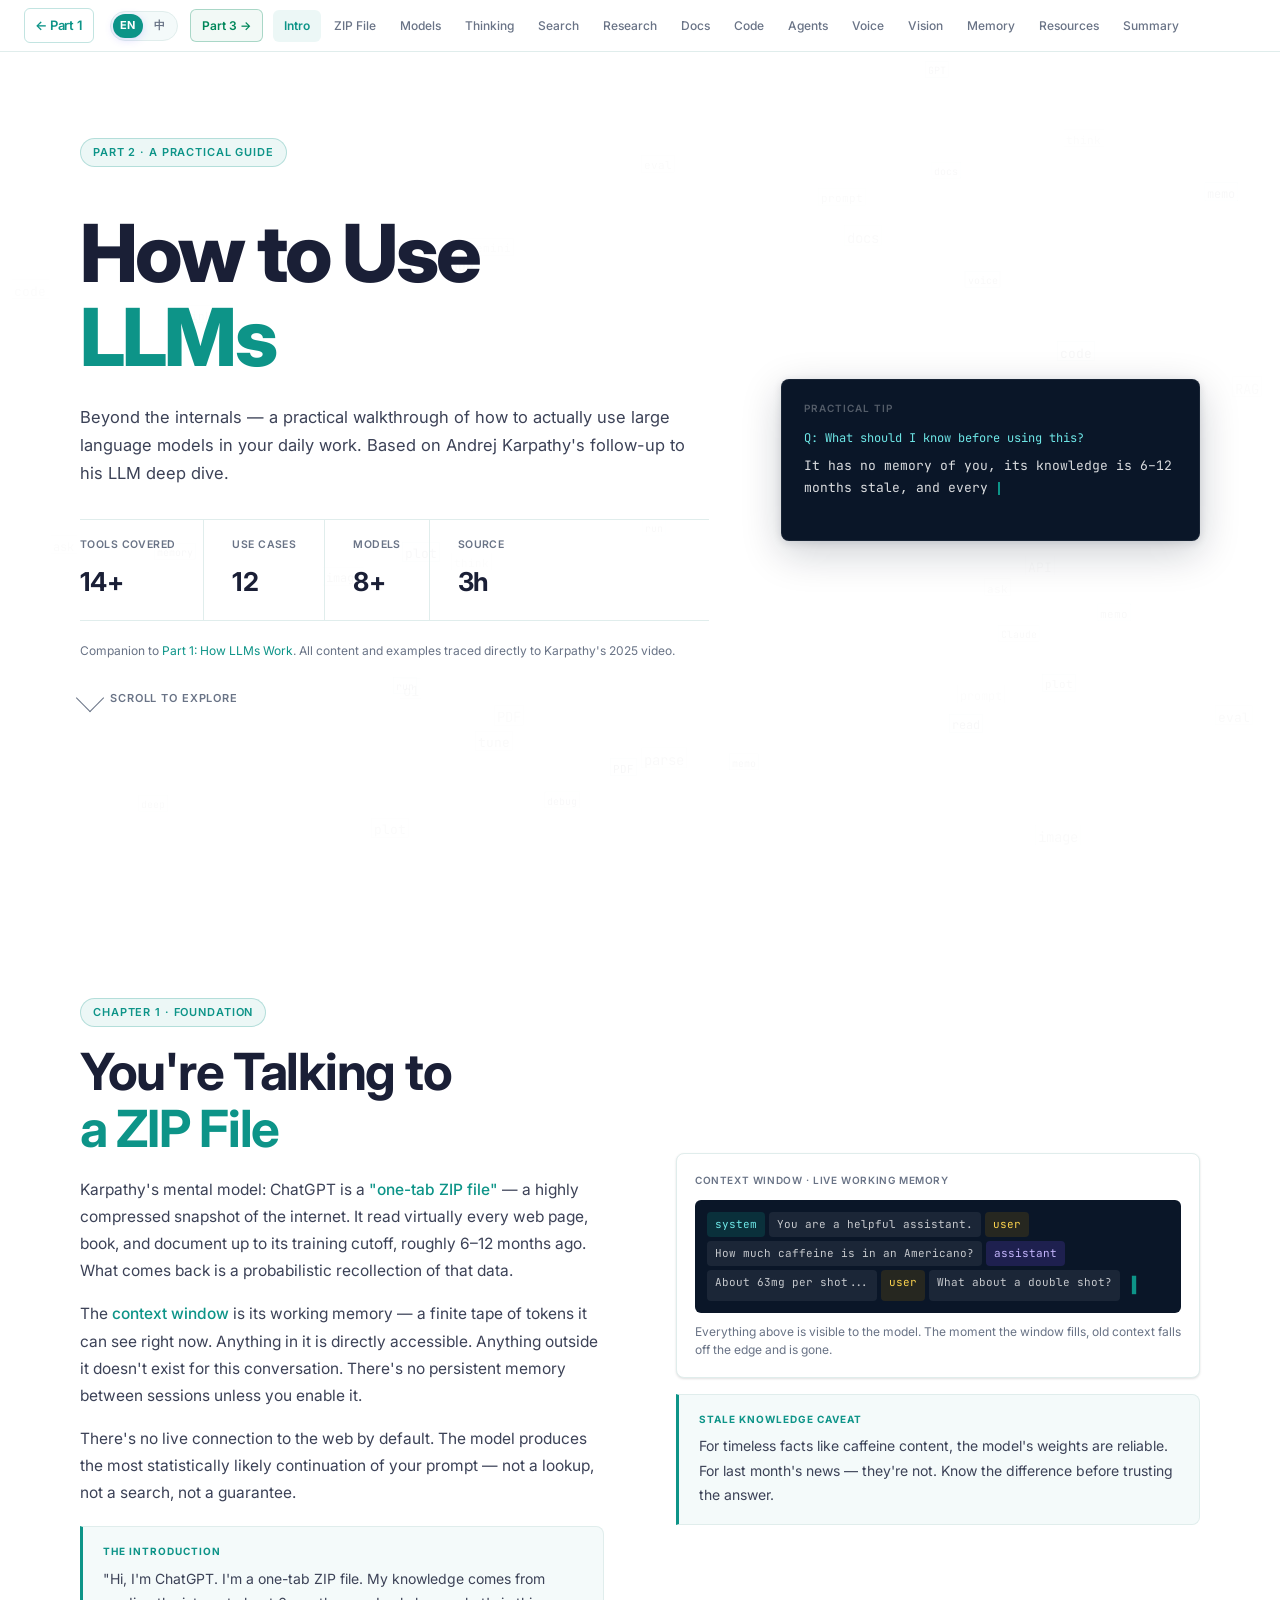
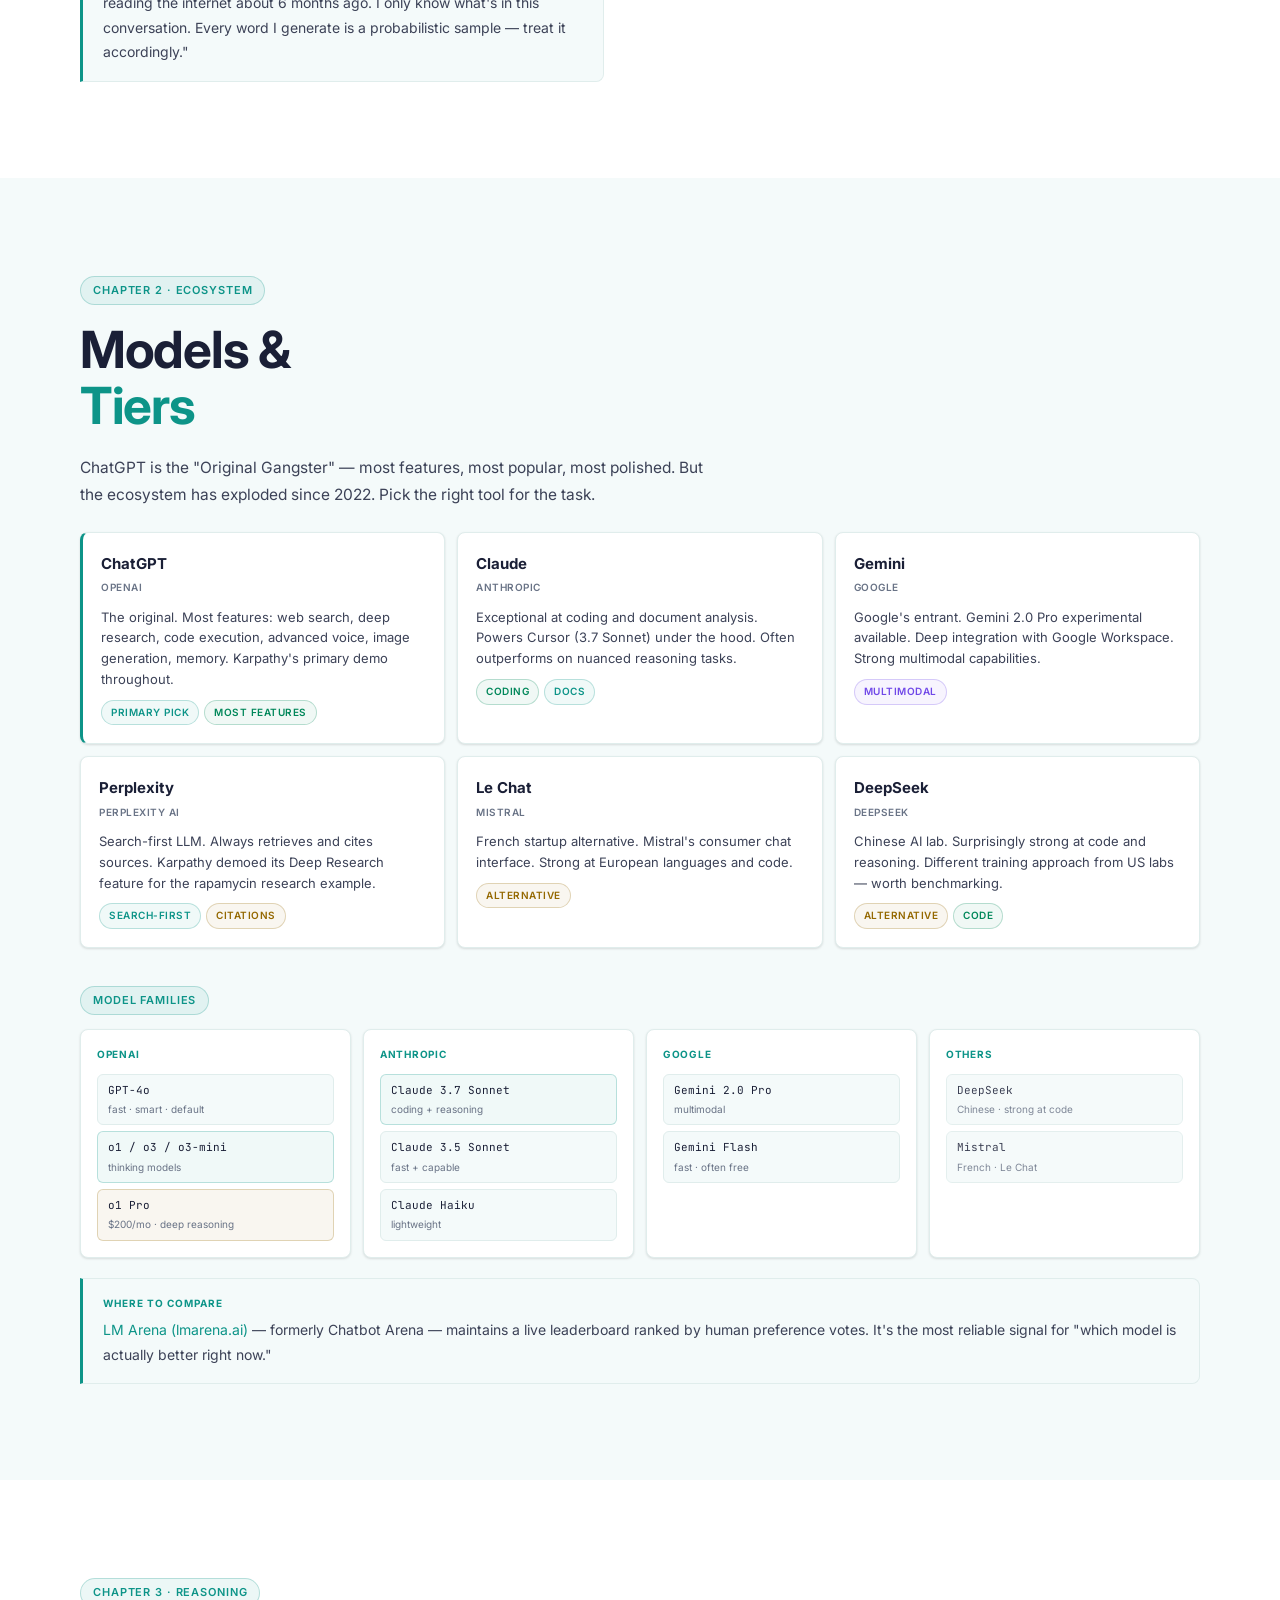
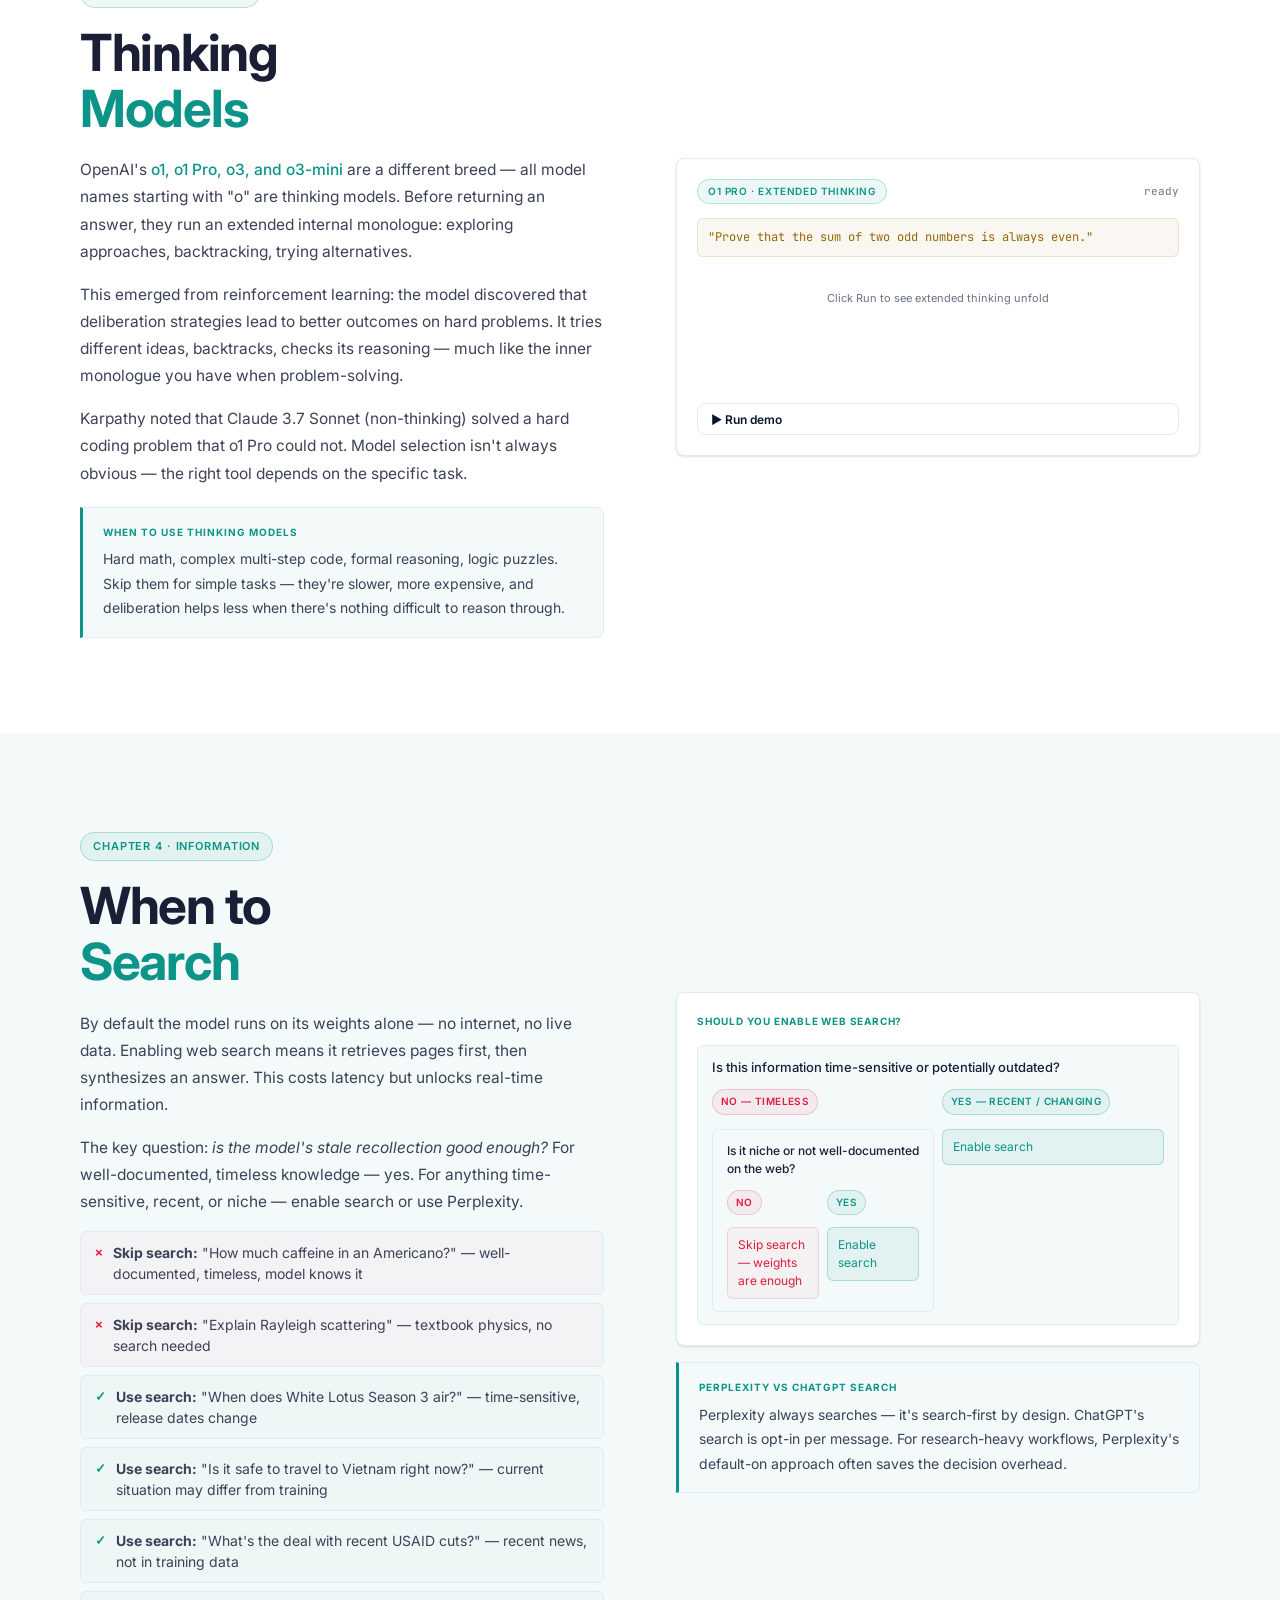
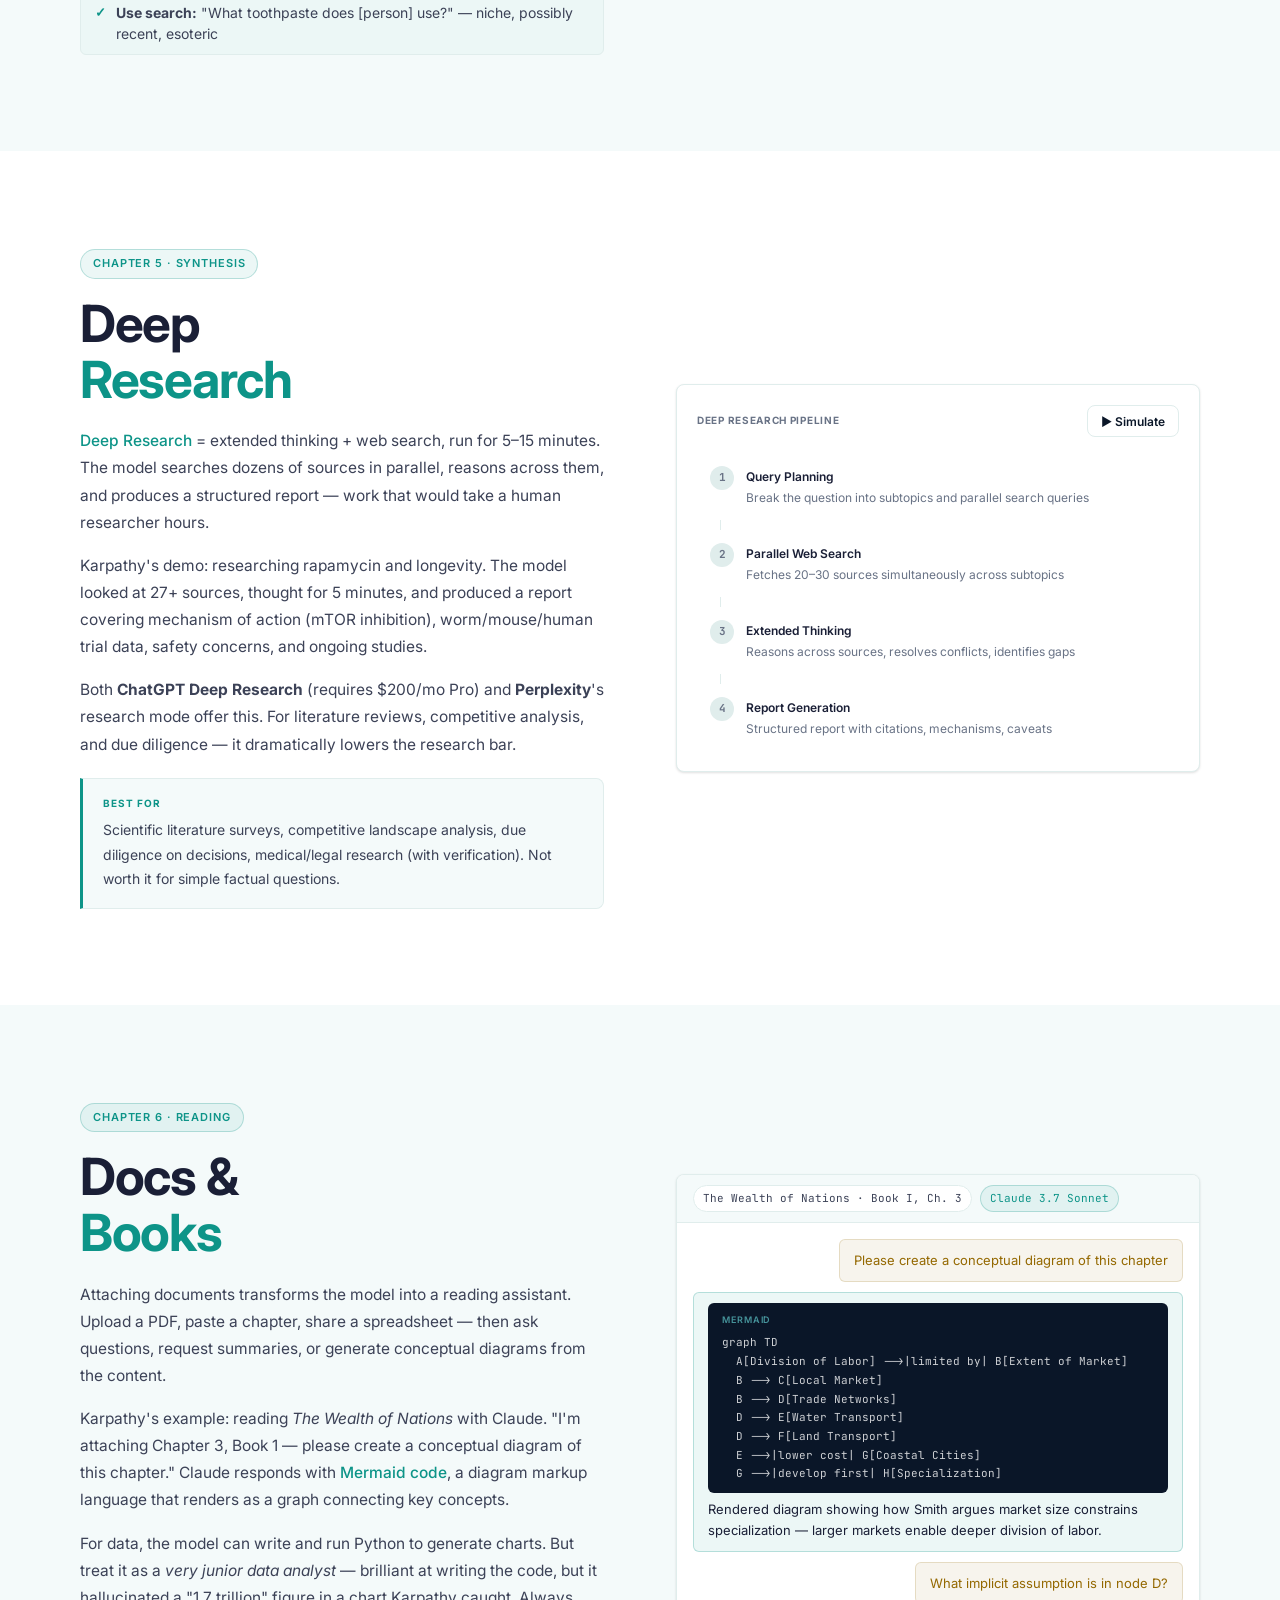
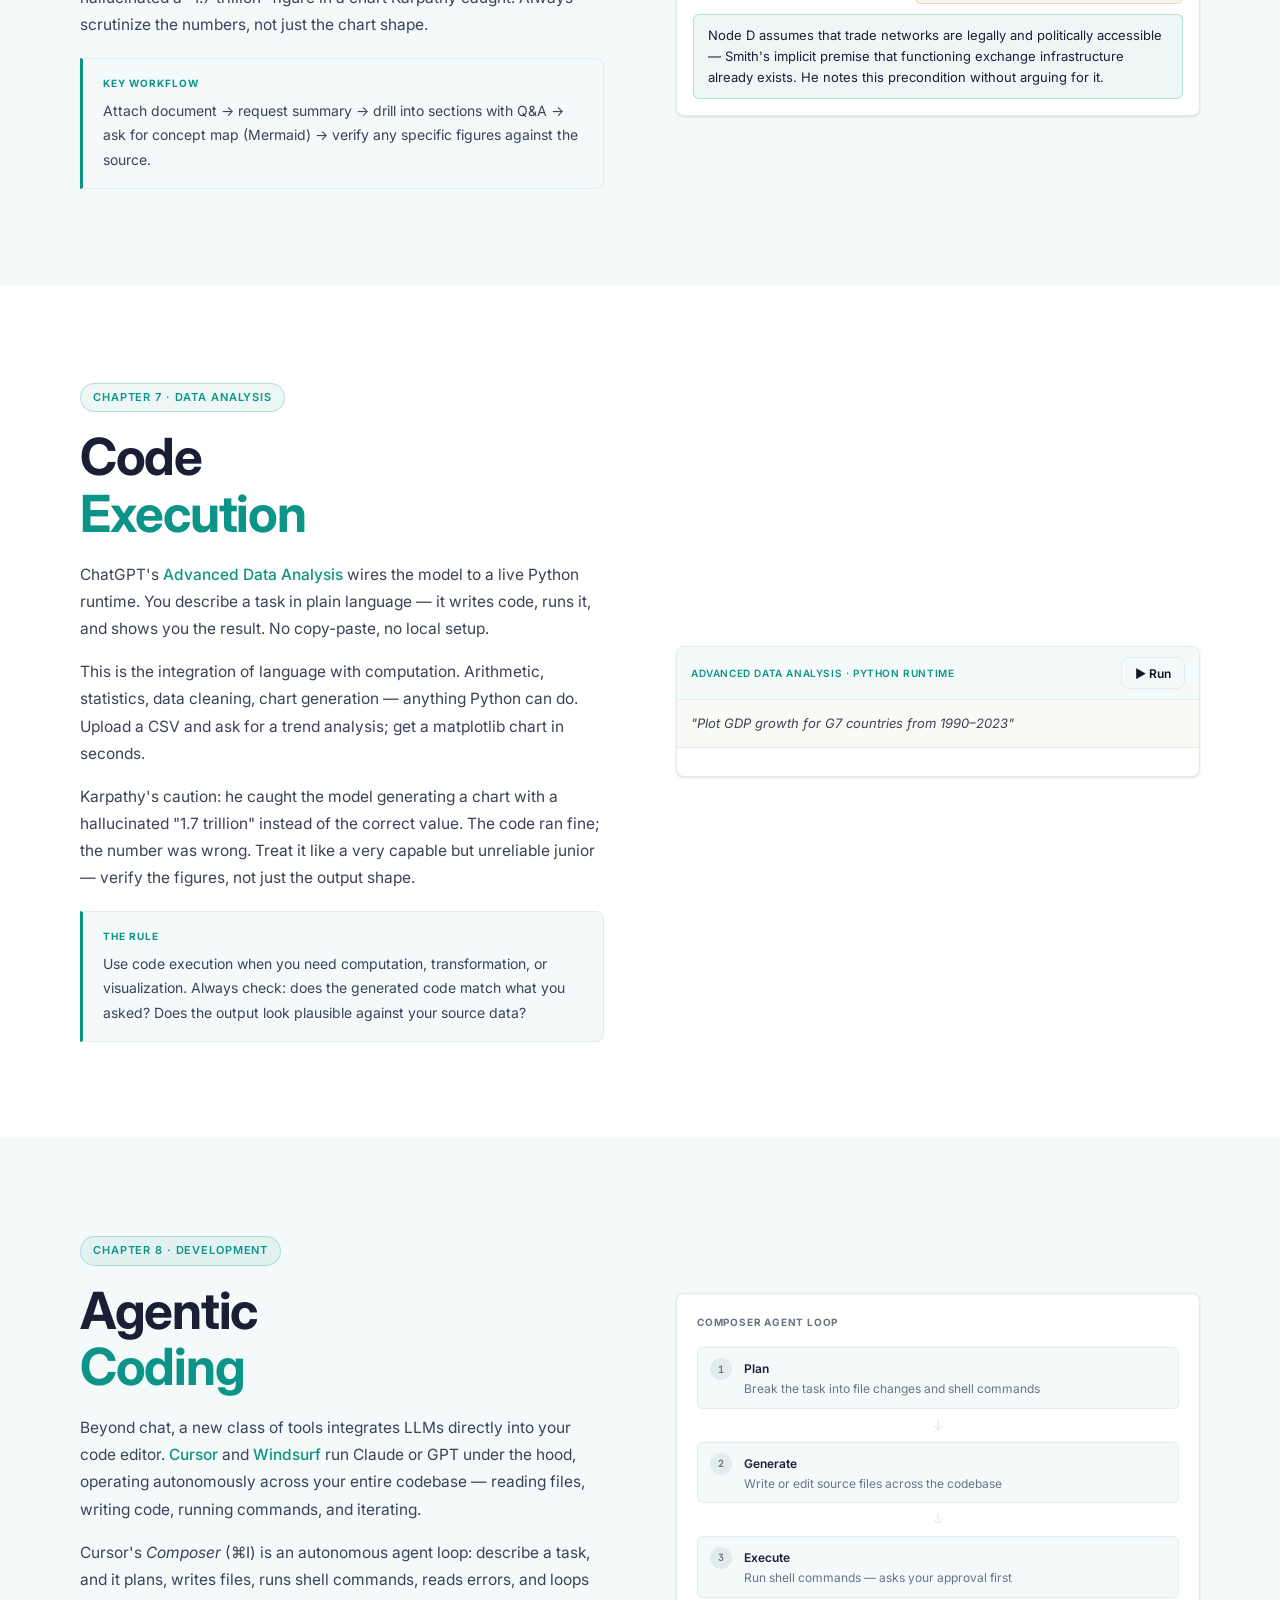
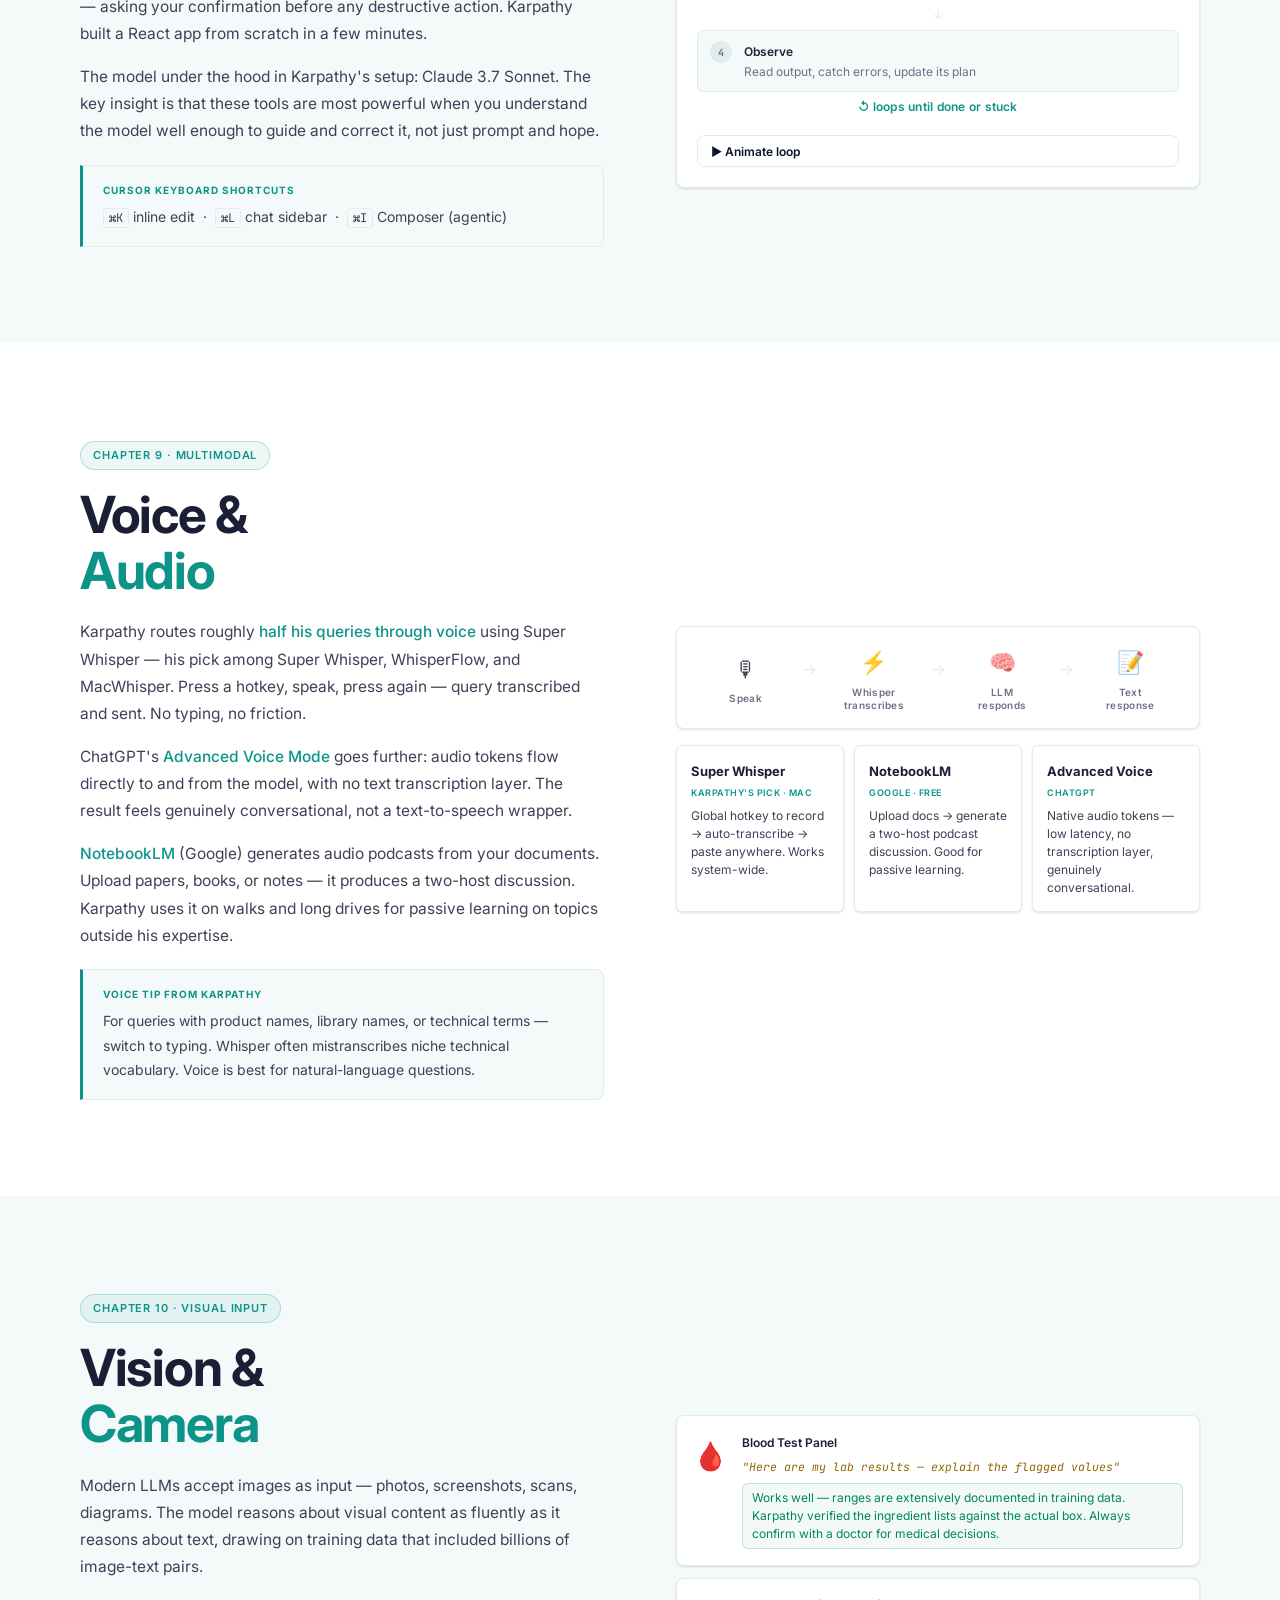
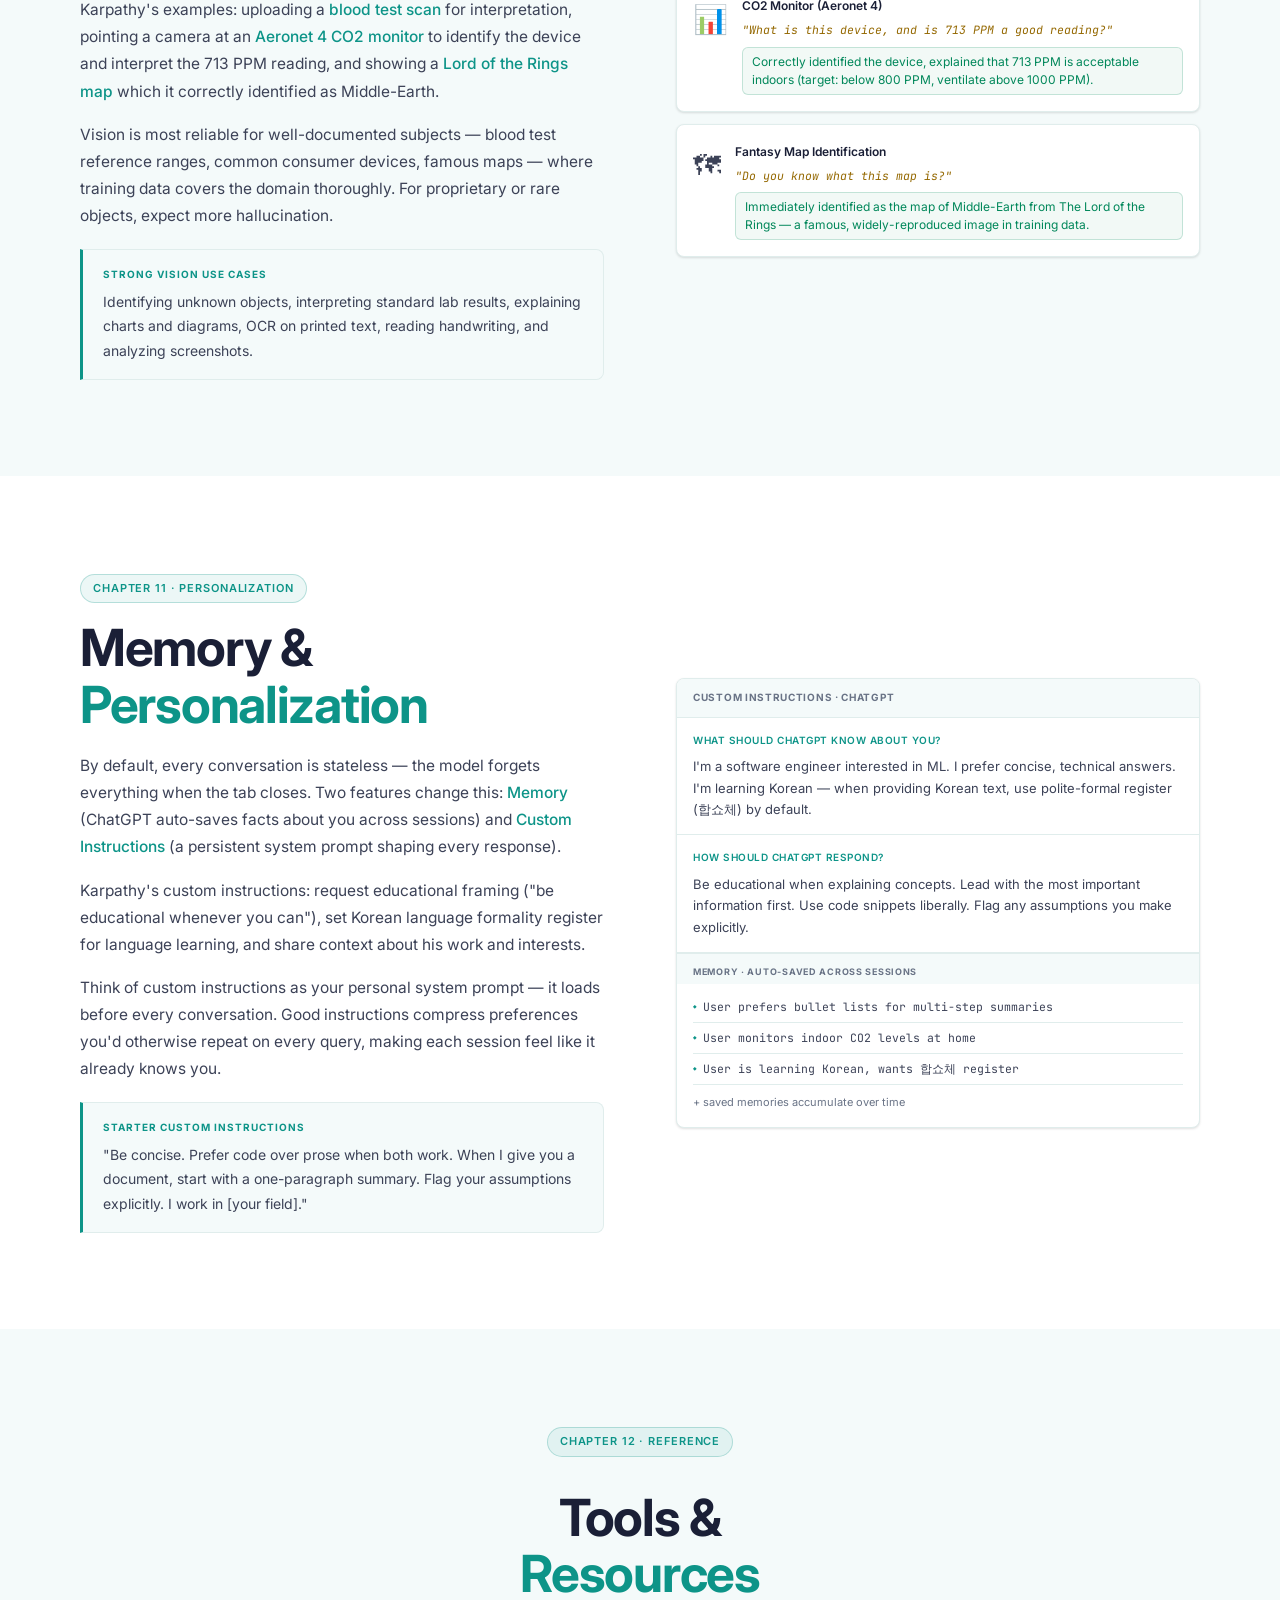
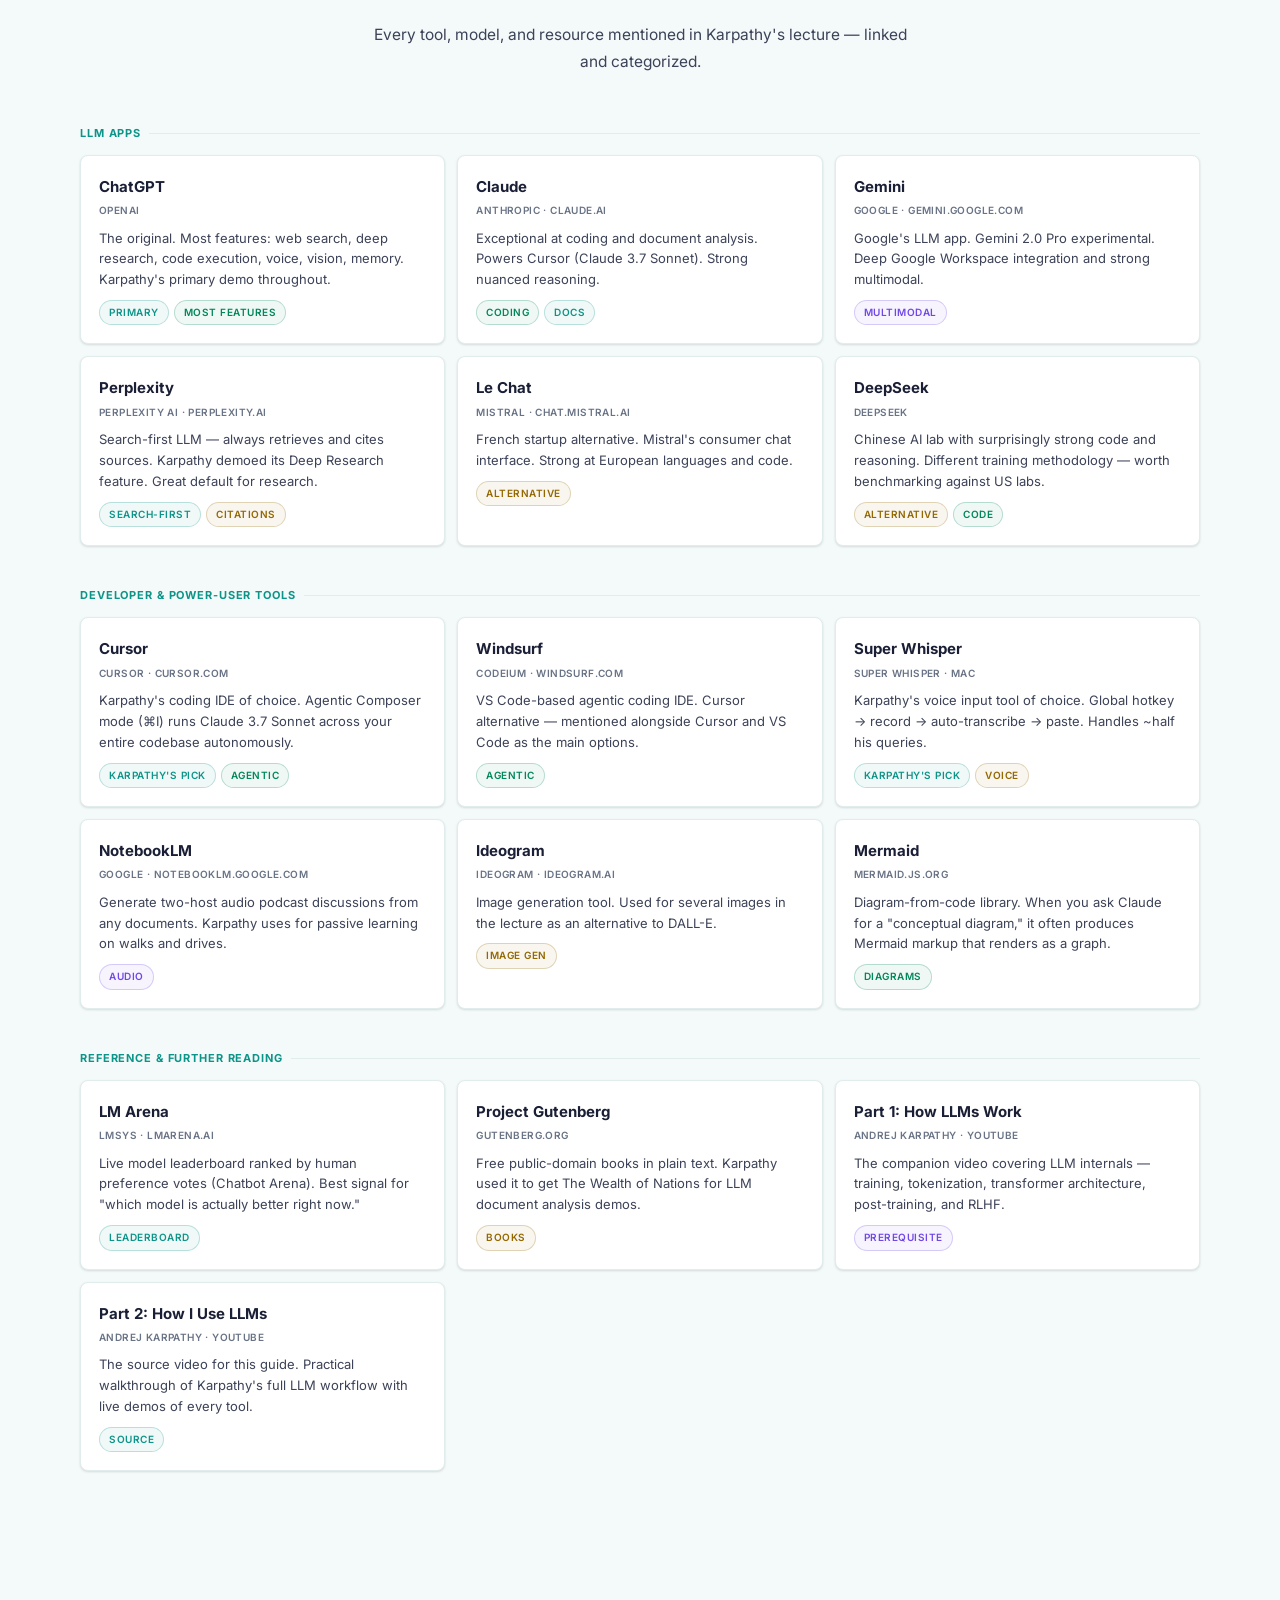
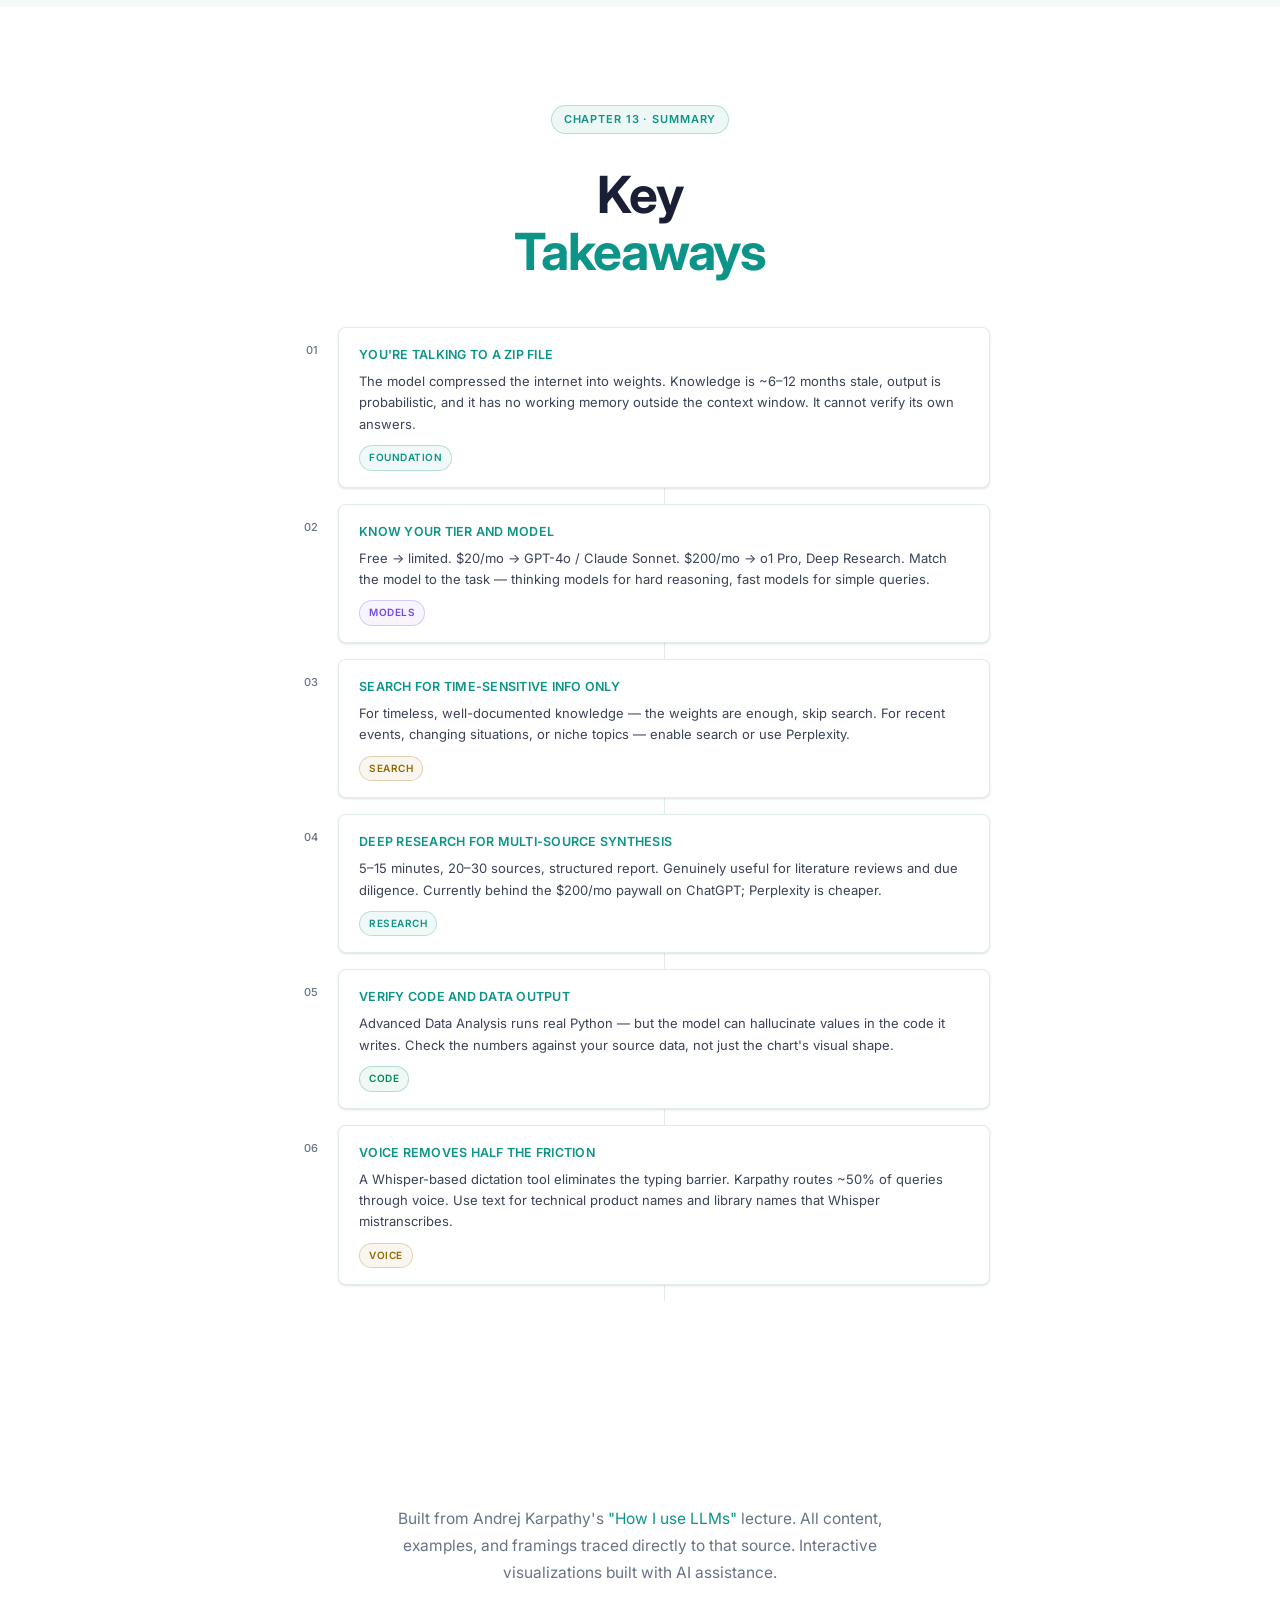
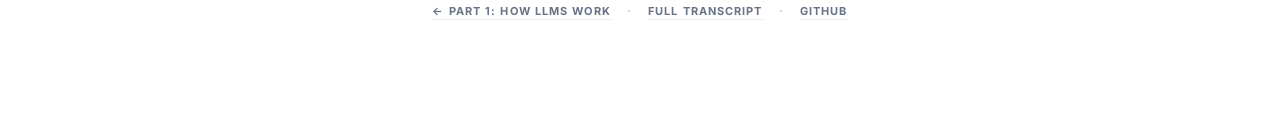
<file: how-to-use-llms/index.html>
<!DOCTYPE html>
<html lang="en">
<head>
<meta charset="UTF-8">
<meta name="viewport" content="width=device-width, initial-scale=1.0">
<title>How to Use LLMs — A Practical Guide</title>
<link rel="preconnect" href="https://fonts.googleapis.com">
<link rel="preconnect" href="https://fonts.gstatic.com" crossorigin>
<link href="https://fonts.googleapis.com/css2?family=Inter:wght@400;500;600;700;800&family=JetBrains+Mono:ital,wght@0,400;0,500;1,400&display=swap" rel="stylesheet">
<link rel="stylesheet" href="style.css">
</head>
<body>
<a href="#main-content" class="skip-link">Skip to main content</a>
<div class="progress-bar" id="progress-bar" role="progressbar" aria-label="Reading progress" aria-valuenow="0" aria-valuemin="0" aria-valuemax="100"></div>

<nav class="top-nav" id="top-nav" aria-label="Chapter navigation">
  <div class="top-nav-inner">
    <a href="../index.html" class="top-nav-brand">← Part 1</a>
    <div class="language-switcher" role="group" aria-label="Language selector">
      <button class="lang-btn active" type="button" data-lang="en" aria-pressed="true">EN</button>
      <button class="lang-btn" type="button" data-lang="zh" aria-pressed="false">中</button>
    </div>
    <a href="../neural-networks/index.html" style="font-family:var(--ds);font-size:12px;font-weight:600;color:var(--green);text-decoration:none;padding:5px 11px;border-radius:6px;border:1px solid rgba(0,135,90,0.3);background:rgba(0,135,90,0.05);white-space:nowrap;flex-shrink:0;display:inline-flex;align-items:center;gap:5px;transition:.15s;margin-right:6px" onmouseover="this.style.background='rgba(0,135,90,0.1)'" onmouseout="this.style.background='rgba(0,135,90,0.05)'">Part 3 →</a>
    <div class="top-nav-links" id="top-nav-links">
      <button class="tnav-btn active" data-section="s-intro" aria-current="true">Intro</button>
      <button class="tnav-btn" data-section="s-mental-model">ZIP File</button>
      <button class="tnav-btn" data-section="s-models">Models</button>
      <button class="tnav-btn" data-section="s-thinking">Thinking</button>
      <button class="tnav-btn" data-section="s-search">Search</button>
      <button class="tnav-btn" data-section="s-research">Research</button>
      <button class="tnav-btn" data-section="s-docs">Docs</button>
      <button class="tnav-btn" data-section="s-code">Code</button>
      <button class="tnav-btn" data-section="s-agentic">Agents</button>
      <button class="tnav-btn" data-section="s-voice">Voice</button>
      <button class="tnav-btn" data-section="s-vision">Vision</button>
      <button class="tnav-btn" data-section="s-memory">Memory</button>
      <button class="tnav-btn" data-section="s-resources">Resources</button>
      <button class="tnav-btn" data-section="s-summary">Summary</button>
    </div>
  </div>
</nav>

<!-- ━━━━━━━━ HERO ━━━━━━━━ -->
<section id="s-intro" class="section" aria-label="Introduction">
  <canvas id="hero-canvas" aria-hidden="true"></canvas>
  <div class="hero-content" id="main-content">
    <div class="chapter-badge" aria-hidden="true">Part 2 · A Practical Guide</div>
    <div class="hero-grid">
      <div class="hero-left">
        <h1 class="hero-title">How to Use<br><span>LLMs</span></h1>
        <p class="hero-sub">Beyond the internals — a practical walkthrough of how to actually use large language models in your daily work. Based on Andrej Karpathy's follow-up to his LLM deep dive.</p>
        <dl class="hero-stats">
          <div class="stat-item"><dt class="stat-lbl">Tools Covered</dt><dd class="stat-val">14+</dd></div>
          <div class="stat-item"><dt class="stat-lbl">Use Cases</dt><dd class="stat-val">12</dd></div>
          <div class="stat-item"><dt class="stat-lbl">Models</dt><dd class="stat-val">8+</dd></div>
          <div class="stat-item"><dt class="stat-lbl">Source</dt><dd class="stat-val">3h</dd></div>
        </dl>
        <p class="stats-caveat">Companion to <a href="../index.html" style="color:var(--accent)">Part 1: How LLMs Work</a>. All content and examples traced directly to Karpathy's 2025 video.</p>
        <div class="scroll-hint" aria-hidden="true"><div class="scroll-arrow"></div>Scroll to explore</div>
      </div>
      <div class="hero-right">
        <div class="typewriter-wrap" aria-label="Practical LLM tip">
          <div class="tw-label" aria-hidden="true">Practical Tip</div>
          <div class="tw-prompt">Q: What should I know before using this?</div>
          <div class="tw-response" id="tw-response" aria-live="polite" aria-atomic="true"><span class="tw-cursor" aria-hidden="true"></span></div>
        </div>
      </div>
    </div>
  </div>
</section>

<!-- ━━━━━━━━ ZIP FILE ━━━━━━━━ -->
<section id="s-mental-model" class="section" aria-label="The ZIP File mental model">
  <div class="section-inner two-col">
    <div class="col-text fade-up">
      <div class="chapter-badge">Chapter 1 · Foundation</div>
      <h2 class="section-title">You're Talking to<br><span>a ZIP File</span></h2>
      <p class="body-text">Karpathy's mental model: ChatGPT is a <span class="highlight">"one-tab ZIP file"</span> — a highly compressed snapshot of the internet. It read virtually every web page, book, and document up to its training cutoff, roughly 6–12 months ago. What comes back is a probabilistic recollection of that data.</p>
      <p class="body-text">The <span class="highlight">context window</span> is its working memory — a finite tape of tokens it can see right now. Anything in it is directly accessible. Anything outside it doesn't exist for this conversation. There's no persistent memory between sessions unless you enable it.</p>
      <p class="body-text">There's no live connection to the web by default. The model produces the most statistically likely continuation of your prompt — not a lookup, not a search, not a guarantee.</p>
      <div class="insight-box">
        <strong>The Introduction</strong>
        "Hi, I'm ChatGPT. I'm a one-tab ZIP file. My knowledge comes from reading the internet about 6 months ago. I only know what's in this conversation. Every word I generate is a probabilistic sample — treat it accordingly."
      </div>
    </div>
    <div class="fade-up" style="animation-delay:.15s">
      <div class="context-demo">
        <div class="context-label">Context Window · live working memory</div>
        <div class="context-tape" id="context-tape">
          <div class="context-token ctx-system">system</div>
          <div class="context-token ctx-content">You are a helpful assistant.</div>
          <div class="context-token ctx-user">user</div>
          <div class="context-token ctx-content">How much caffeine is in an Americano?</div>
          <div class="context-token ctx-assistant">assistant</div>
          <div class="context-token ctx-content">About 63mg per shot...</div>
          <div class="context-token ctx-user">user</div>
          <div class="context-token ctx-content">What about a double shot?</div>
          <div class="context-token ctx-cursor blink">▌</div>
        </div>
        <div class="context-note">Everything above is visible to the model. The moment the window fills, old context falls off the edge and is gone.</div>
      </div>
      <div class="insight-box" style="margin-top:16px">
        <strong>Stale knowledge caveat</strong>
        For timeless facts like caffeine content, the model's weights are reliable. For last month's news — they're not. Know the difference before trusting the answer.
      </div>
    </div>
  </div>
</section>

<!-- ━━━━━━━━ MODELS & TIERS ━━━━━━━━ -->
<section id="s-models" class="section" aria-label="Models and Tiers">
  <div class="section-inner">
    <div class="fade-up" style="margin-bottom:8px">
      <div class="chapter-badge">Chapter 2 · Ecosystem</div>
      <h2 class="section-title">Models &<br><span>Tiers</span></h2>
      <p class="body-text" style="max-width:640px">ChatGPT is the "Original Gangster" — most features, most popular, most polished. But the ecosystem has exploded since 2022. Pick the right tool for the task.</p>
    </div>
    <div class="app-grid fade-up" style="animation-delay:.1s" id="app-grid" aria-label="LLM app comparison">
      <div class="app-card app-featured">
        <div class="ac-name">ChatGPT</div>
        <div class="ac-by">OpenAI</div>
        <div class="ac-desc">The original. Most features: web search, deep research, code execution, advanced voice, image generation, memory. Karpathy's primary demo throughout.</div>
        <div class="ac-tags"><span class="tag tag-c">Primary pick</span><span class="tag tag-g">Most features</span></div>
      </div>
      <div class="app-card">
        <div class="ac-name">Claude</div>
        <div class="ac-by">Anthropic</div>
        <div class="ac-desc">Exceptional at coding and document analysis. Powers Cursor (3.7 Sonnet) under the hood. Often outperforms on nuanced reasoning tasks.</div>
        <div class="ac-tags"><span class="tag tag-g">Coding</span><span class="tag tag-c">Docs</span></div>
      </div>
      <div class="app-card">
        <div class="ac-name">Gemini</div>
        <div class="ac-by">Google</div>
        <div class="ac-desc">Google's entrant. Gemini 2.0 Pro experimental available. Deep integration with Google Workspace. Strong multimodal capabilities.</div>
        <div class="ac-tags"><span class="tag tag-p">Multimodal</span></div>
      </div>
      <div class="app-card">
        <div class="ac-name">Perplexity</div>
        <div class="ac-by">Perplexity AI</div>
        <div class="ac-desc">Search-first LLM. Always retrieves and cites sources. Karpathy demoed its Deep Research feature for the rapamycin research example.</div>
        <div class="ac-tags"><span class="tag tag-c">Search-first</span><span class="tag tag-a">Citations</span></div>
      </div>
      <div class="app-card">
        <div class="ac-name">Le Chat</div>
        <div class="ac-by">Mistral</div>
        <div class="ac-desc">French startup alternative. Mistral's consumer chat interface. Strong at European languages and code.</div>
        <div class="ac-tags"><span class="tag tag-a">Alternative</span></div>
      </div>
      <div class="app-card">
        <div class="ac-name">DeepSeek</div>
        <div class="ac-by">DeepSeek</div>
        <div class="ac-desc">Chinese AI lab. Surprisingly strong at code and reasoning. Different training approach from US labs — worth benchmarking.</div>
        <div class="ac-tags"><span class="tag tag-a">Alternative</span><span class="tag tag-g">Code</span></div>
      </div>
    </div>

    <div class="fade-up" style="animation-delay:.2s;margin-top:36px">
      <div class="chapter-badge" style="margin-bottom:14px">Model Families</div>
      <div class="model-families-grid">
        <div class="model-family-card">
          <div class="mf-provider">OpenAI</div>
          <div class="mf-models">
            <div class="model-chip chip-default">GPT-4o <span>fast · smart · default</span></div>
            <div class="model-chip chip-thinking">o1 / o3 / o3-mini <span>thinking models</span></div>
            <div class="model-chip chip-premium">o1 Pro <span>$200/mo · deep reasoning</span></div>
          </div>
        </div>
        <div class="model-family-card">
          <div class="mf-provider">Anthropic</div>
          <div class="mf-models">
            <div class="model-chip chip-thinking">Claude 3.7 Sonnet <span>coding + reasoning</span></div>
            <div class="model-chip chip-default">Claude 3.5 Sonnet <span>fast + capable</span></div>
            <div class="model-chip chip-default">Claude Haiku <span>lightweight</span></div>
          </div>
        </div>
        <div class="model-family-card">
          <div class="mf-provider">Google</div>
          <div class="mf-models">
            <div class="model-chip chip-default">Gemini 2.0 Pro <span>multimodal</span></div>
            <div class="model-chip chip-default">Gemini Flash <span>fast · often free</span></div>
          </div>
        </div>
        <div class="model-family-card">
          <div class="mf-provider">Others</div>
          <div class="mf-models">
            <div class="model-chip chip-alt">DeepSeek <span>Chinese · strong at code</span></div>
            <div class="model-chip chip-alt">Mistral <span>French · Le Chat</span></div>
          </div>
        </div>
      </div>
    </div>
    <div class="insight-box fade-up" style="animation-delay:.3s;margin-top:20px">
      <strong>Where to compare</strong>
      <a href="https://lmarena.ai" target="_blank" rel="noopener" style="color:var(--accent)">LM Arena (lmarena.ai)</a> — formerly Chatbot Arena — maintains a live leaderboard ranked by human preference votes. It's the most reliable signal for "which model is actually better right now."
    </div>
  </div>
</section>

<!-- ━━━━━━━━ THINKING MODELS ━━━━━━━━ -->
<section id="s-thinking" class="section" aria-label="Thinking Models">
  <div class="section-inner two-col">
    <div class="col-text fade-up">
      <div class="chapter-badge">Chapter 3 · Reasoning</div>
      <h2 class="section-title">Thinking<br><span>Models</span></h2>
      <p class="body-text">OpenAI's <span class="highlight">o1, o1 Pro, o3, and o3-mini</span> are a different breed — all model names starting with "o" are thinking models. Before returning an answer, they run an extended internal monologue: exploring approaches, backtracking, trying alternatives.</p>
      <p class="body-text">This emerged from reinforcement learning: the model discovered that deliberation strategies lead to better outcomes on hard problems. It tries different ideas, backtracks, checks its reasoning — much like the inner monologue you have when problem-solving.</p>
      <p class="body-text">Karpathy noted that Claude 3.7 Sonnet (non-thinking) solved a hard coding problem that o1 Pro could not. Model selection isn't always obvious — the right tool depends on the specific task.</p>
      <div class="insight-box">
        <strong>When to use thinking models</strong>
        Hard math, complex multi-step code, formal reasoning, logic puzzles. Skip them for simple tasks — they're slower, more expensive, and deliberation helps less when there's nothing difficult to reason through.
      </div>
    </div>
    <div class="fade-up" style="animation-delay:.15s">
      <div class="thinking-demo" id="thinking-demo">
        <div class="thinking-header">
          <span class="thinking-badge">o1 Pro · Extended Thinking</span>
          <span class="thinking-time" id="thinking-time">ready</span>
        </div>
        <div style="font-family:var(--dm);font-size:12px;color:var(--amber);margin-bottom:12px;padding:8px 10px;background:rgba(148,104,0,0.05);border-radius:var(--radius-sm);border:1px solid rgba(148,104,0,0.15)">"Prove that the sum of two odd numbers is always even."</div>
        <div class="thinking-steps" id="thinking-steps">
          <div style="font-family:var(--ds);font-size:11px;color:var(--txt2);text-align:center;padding:20px 0">Click Run to see extended thinking unfold</div>
        </div>
        <div class="thinking-answer" id="thinking-answer" style="display:none">
          <div class="ta-label">Answer</div>
          <div class="ta-content" id="ta-content"></div>
        </div>
        <button class="btn btn-ghost btn-sm" id="thinking-run-btn" style="margin-top:14px;width:100%">▶ Run demo</button>
      </div>
    </div>
  </div>
</section>

<!-- ━━━━━━━━ WEB SEARCH ━━━━━━━━ -->
<section id="s-search" class="section" aria-label="When to use web search">
  <div class="section-inner two-col">
    <div class="col-text fade-up">
      <div class="chapter-badge">Chapter 4 · Information</div>
      <h2 class="section-title">When to<br><span>Search</span></h2>
      <p class="body-text">By default the model runs on its weights alone — no internet, no live data. Enabling web search means it retrieves pages first, then synthesizes an answer. This costs latency but unlocks real-time information.</p>
      <p class="body-text">The key question: <em>is the model's stale recollection good enough?</em> For well-documented, timeless knowledge — yes. For anything time-sensitive, recent, or niche — enable search or use Perplexity.</p>
      <ul class="use-case-list">
        <li class="ucl-no-search"><span class="ucl-icon">✕</span><div><strong>Skip search:</strong> "How much caffeine in an Americano?" — well-documented, timeless, model knows it</div></li>
        <li class="ucl-no-search"><span class="ucl-icon">✕</span><div><strong>Skip search:</strong> "Explain Rayleigh scattering" — textbook physics, no search needed</div></li>
        <li class="ucl-search"><span class="ucl-icon">✓</span><div><strong>Use search:</strong> "When does White Lotus Season 3 air?" — time-sensitive, release dates change</div></li>
        <li class="ucl-search"><span class="ucl-icon">✓</span><div><strong>Use search:</strong> "Is it safe to travel to Vietnam right now?" — current situation may differ from training</div></li>
        <li class="ucl-search"><span class="ucl-icon">✓</span><div><strong>Use search:</strong> "What's the deal with recent USAID cuts?" — recent news, not in training data</div></li>
        <li class="ucl-search"><span class="ucl-icon">✓</span><div><strong>Use search:</strong> "What toothpaste does [person] use?" — niche, possibly recent, esoteric</div></li>
      </ul>
    </div>
    <div class="fade-up" style="animation-delay:.15s">
      <div class="decision-tree">
        <div class="dt-title">Should you enable web search?</div>
        <div class="dt-node">
          <div class="dt-question">Is this information time-sensitive or potentially outdated?</div>
          <div class="dt-branches">
            <div class="dt-branch dt-no">
              <div class="dt-label">No — timeless</div>
              <div class="dt-node" style="margin-top:8px">
                <div class="dt-question" style="font-size:12px">Is it niche or not well-documented on the web?</div>
                <div class="dt-branches" style="margin-top:8px">
                  <div class="dt-branch dt-no">
                    <div class="dt-label">No</div>
                    <div class="dt-result dt-result-no" style="margin-top:6px">Skip search — weights are enough</div>
                  </div>
                  <div class="dt-branch dt-yes">
                    <div class="dt-label">Yes</div>
                    <div class="dt-result dt-result-yes" style="margin-top:6px">Enable search</div>
                  </div>
                </div>
              </div>
            </div>
            <div class="dt-branch dt-yes">
              <div class="dt-label">Yes — recent / changing</div>
              <div class="dt-result dt-result-yes" style="margin-top:8px">Enable search</div>
            </div>
          </div>
        </div>
      </div>
      <div class="insight-box" style="margin-top:16px">
        <strong>Perplexity vs ChatGPT search</strong>
        Perplexity always searches — it's search-first by design. ChatGPT's search is opt-in per message. For research-heavy workflows, Perplexity's default-on approach often saves the decision overhead.
      </div>
    </div>
  </div>
</section>

<!-- ━━━━━━━━ DEEP RESEARCH ━━━━━━━━ -->
<section id="s-research" class="section" aria-label="Deep Research">
  <div class="section-inner two-col">
    <div class="col-text fade-up">
      <div class="chapter-badge">Chapter 5 · Synthesis</div>
      <h2 class="section-title">Deep<br><span>Research</span></h2>
      <p class="body-text"><span class="highlight">Deep Research</span> = extended thinking + web search, run for 5–15 minutes. The model searches dozens of sources in parallel, reasons across them, and produces a structured report — work that would take a human researcher hours.</p>
      <p class="body-text">Karpathy's demo: researching rapamycin and longevity. The model looked at 27+ sources, thought for 5 minutes, and produced a report covering mechanism of action (mTOR inhibition), worm/mouse/human trial data, safety concerns, and ongoing studies.</p>
      <p class="body-text">Both <strong>ChatGPT Deep Research</strong> (requires $200/mo Pro) and <strong>Perplexity</strong>'s research mode offer this. For literature reviews, competitive analysis, and due diligence — it dramatically lowers the research bar.</p>
      <div class="insight-box">
        <strong>Best for</strong>
        Scientific literature surveys, competitive landscape analysis, due diligence on decisions, medical/legal research (with verification). Not worth it for simple factual questions.
      </div>
    </div>
    <div class="fade-up" style="animation-delay:.15s">
      <div class="research-pipeline">
        <div class="rp-header">
          <span>Deep Research Pipeline</span>
          <button class="btn btn-ghost btn-sm" id="rp-run-btn">▶ Simulate</button>
        </div>
        <div class="rp-steps">
          <div class="rp-step" id="rp-s0">
            <div class="rp-step-icon">1</div>
            <div class="rp-step-body">
              <div class="rp-step-title">Query Planning</div>
              <div class="rp-step-desc">Break the question into subtopics and parallel search queries</div>
            </div>
          </div>
          <div class="rp-connector"></div>
          <div class="rp-step" id="rp-s1">
            <div class="rp-step-icon">2</div>
            <div class="rp-step-body">
              <div class="rp-step-title">Parallel Web Search</div>
              <div class="rp-step-desc">Fetches 20–30 sources simultaneously across subtopics</div>
            </div>
          </div>
          <div class="rp-connector"></div>
          <div class="rp-step" id="rp-s2">
            <div class="rp-step-icon">3</div>
            <div class="rp-step-body">
              <div class="rp-step-title">Extended Thinking</div>
              <div class="rp-step-desc">Reasons across sources, resolves conflicts, identifies gaps</div>
            </div>
          </div>
          <div class="rp-connector"></div>
          <div class="rp-step" id="rp-s3">
            <div class="rp-step-icon">4</div>
            <div class="rp-step-body">
              <div class="rp-step-title">Report Generation</div>
              <div class="rp-step-desc">Structured report with citations, mechanisms, caveats</div>
            </div>
          </div>
        </div>
        <div class="rp-result" id="rp-result" style="display:none">
          <div class="rp-result-label">Example — Rapamycin &amp; Longevity Research</div>
          <div class="rp-result-content">27 sources · 5 min 12 sec · Covered: mTOR inhibition mechanism, worm/mouse/human trial data, safety profile, dosing considerations, ongoing clinical trials, researcher consensus...</div>
        </div>
      </div>
    </div>
  </div>
</section>

<!-- ━━━━━━━━ DOCS & BOOKS ━━━━━━━━ -->
<section id="s-docs" class="section" aria-label="Documents and Books">
  <div class="section-inner two-col">
    <div class="col-text fade-up">
      <div class="chapter-badge">Chapter 6 · Reading</div>
      <h2 class="section-title">Docs &<br><span>Books</span></h2>
      <p class="body-text">Attaching documents transforms the model into a reading assistant. Upload a PDF, paste a chapter, share a spreadsheet — then ask questions, request summaries, or generate conceptual diagrams from the content.</p>
      <p class="body-text">Karpathy's example: reading <em>The Wealth of Nations</em> with Claude. "I'm attaching Chapter 3, Book 1 — please create a conceptual diagram of this chapter." Claude responds with <span class="highlight">Mermaid code</span>, a diagram markup language that renders as a graph connecting key concepts.</p>
      <p class="body-text">For data, the model can write and run Python to generate charts. But treat it as a <em>very junior data analyst</em> — brilliant at writing the code, but it hallucinated a "1.7 trillion" figure in a chart Karpathy caught. Always scrutinize the numbers, not just the chart shape.</p>
      <div class="insight-box">
        <strong>Key workflow</strong>
        Attach document → request summary → drill into sections with Q&amp;A → ask for concept map (Mermaid) → verify any specific figures against the source.
      </div>
    </div>
    <div class="fade-up" style="animation-delay:.15s">
      <div class="doc-demo">
        <div class="doc-demo-header">
          <span class="doc-chip">The Wealth of Nations · Book I, Ch. 3</span>
          <span class="doc-chip doc-chip-model">Claude 3.7 Sonnet</span>
        </div>
        <div class="doc-chat">
          <div class="doc-msg doc-msg-user">Please create a conceptual diagram of this chapter</div>
          <div class="doc-msg doc-msg-ai">
            <div class="doc-code-block">
              <div class="dcb-label">mermaid</div>
              <pre>graph TD
  A[Division of Labor] -->|limited by| B[Extent of Market]
  B --> C[Local Market]
  B --> D[Trade Networks]
  D --> E[Water Transport]
  D --> F[Land Transport]
  E -->|lower cost| G[Coastal Cities]
  G -->|develop first| H[Specialization]</pre>
            </div>
            Rendered diagram showing how Smith argues market size constrains specialization — larger markets enable deeper division of labor.
          </div>
          <div class="doc-msg doc-msg-user">What implicit assumption is in node D?</div>
          <div class="doc-msg doc-msg-ai">Node D assumes that trade networks are legally and politically accessible — Smith's implicit premise that functioning exchange infrastructure already exists. He notes this precondition without arguing for it.</div>
        </div>
      </div>
    </div>
  </div>
</section>

<!-- ━━━━━━━━ CODE EXECUTION ━━━━━━━━ -->
<section id="s-code" class="section" aria-label="Code Execution">
  <div class="section-inner two-col">
    <div class="col-text fade-up">
      <div class="chapter-badge">Chapter 7 · Data Analysis</div>
      <h2 class="section-title">Code<br><span>Execution</span></h2>
      <p class="body-text">ChatGPT's <span class="highlight">Advanced Data Analysis</span> wires the model to a live Python runtime. You describe a task in plain language — it writes code, runs it, and shows you the result. No copy-paste, no local setup.</p>
      <p class="body-text">This is the integration of language with computation. Arithmetic, statistics, data cleaning, chart generation — anything Python can do. Upload a CSV and ask for a trend analysis; get a matplotlib chart in seconds.</p>
      <p class="body-text">Karpathy's caution: he caught the model generating a chart with a hallucinated "1.7 trillion" instead of the correct value. The code ran fine; the number was wrong. Treat it like a very capable but unreliable junior — verify the figures, not just the output shape.</p>
      <div class="insight-box">
        <strong>The rule</strong>
        Use code execution when you need computation, transformation, or visualization. Always check: does the generated code match what you asked? Does the output look plausible against your source data?
      </div>
    </div>
    <div class="fade-up" style="animation-delay:.15s">
      <div class="code-demo">
        <div class="cd-header">
          <span class="cd-badge">Advanced Data Analysis · Python Runtime</span>
          <button class="btn btn-ghost btn-sm" id="code-run-btn">▶ Run</button>
        </div>
        <div class="cd-prompt">"Plot GDP growth for G7 countries from 1990–2023"</div>
        <div class="cd-steps">
          <div class="cd-step" id="cd-step-0" style="display:none">
            <div class="cd-step-label">Writing code...</div>
            <div class="cd-code"><span class="cd-kw">import</span> pandas <span class="cd-kw">as</span> pd
<span class="cd-kw">import</span> matplotlib.pyplot <span class="cd-kw">as</span> plt

df = pd.read_csv(<span class="cd-str">'g7_gdp.csv'</span>)
fig, ax = plt.subplots(figsize=(<span class="cd-num">10</span>, <span class="cd-num">5</span>))
<span class="cd-kw">for</span> country <span class="cd-kw">in</span> df.columns[<span class="cd-num">1</span>:]:
    ax.plot(df[<span class="cd-str">'year'</span>], df[country], label=country)
ax.legend()
plt.show()</div>
          </div>
          <div class="cd-step" id="cd-step-1" style="display:none">
            <div class="cd-step-label">Executing Python...</div>
            <div class="cd-spinner"></div>
          </div>
          <div class="cd-step" id="cd-step-2" style="display:none">
            <div class="cd-step-label">Output</div>
            <canvas id="chart-canvas" width="340" height="160" style="width:100%;border-radius:var(--radius-sm);border:1px solid var(--border)"></canvas>
            <div class="cd-caution">⚠ Always verify: check the numbers match your actual source data before sharing</div>
          </div>
        </div>
      </div>
    </div>
  </div>
</section>

<!-- ━━━━━━━━ AGENTIC CODING ━━━━━━━━ -->
<section id="s-agentic" class="section" aria-label="Agentic Coding">
  <div class="section-inner two-col">
    <div class="col-text fade-up">
      <div class="chapter-badge">Chapter 8 · Development</div>
      <h2 class="section-title">Agentic<br><span>Coding</span></h2>
      <p class="body-text">Beyond chat, a new class of tools integrates LLMs directly into your code editor. <span class="highlight">Cursor</span> and <span class="highlight">Windsurf</span> run Claude or GPT under the hood, operating autonomously across your entire codebase — reading files, writing code, running commands, and iterating.</p>
      <p class="body-text">Cursor's <em>Composer</em> (⌘I) is an autonomous agent loop: describe a task, and it plans, writes files, runs shell commands, reads errors, and loops — asking your confirmation before any destructive action. Karpathy built a React app from scratch in a few minutes.</p>
      <p class="body-text">The model under the hood in Karpathy's setup: Claude 3.7 Sonnet. The key insight is that these tools are most powerful when you understand the model well enough to guide and correct it, not just prompt and hope.</p>
      <div class="insight-box">
        <strong>Cursor keyboard shortcuts</strong>
        <code style="font-family:var(--dm);font-size:12px;background:var(--surface);padding:1px 5px;border-radius:3px;border:1px solid var(--border)">⌘K</code> inline edit &nbsp;·&nbsp;
        <code style="font-family:var(--dm);font-size:12px;background:var(--surface);padding:1px 5px;border-radius:3px;border:1px solid var(--border)">⌘L</code> chat sidebar &nbsp;·&nbsp;
        <code style="font-family:var(--dm);font-size:12px;background:var(--surface);padding:1px 5px;border-radius:3px;border:1px solid var(--border)">⌘I</code> Composer (agentic)
      </div>
    </div>
    <div class="fade-up" style="animation-delay:.15s">
      <div class="agent-loop">
        <div class="al-header">Composer Agent Loop</div>
        <div class="al-steps" id="al-steps">
          <div class="al-step" id="al-s0">
            <div class="al-icon">1</div>
            <div class="al-body">
              <div class="al-title">Plan</div>
              <div class="al-desc">Break the task into file changes and shell commands</div>
            </div>
          </div>
          <div class="al-arrow">↓</div>
          <div class="al-step" id="al-s1">
            <div class="al-icon">2</div>
            <div class="al-body">
              <div class="al-title">Generate</div>
              <div class="al-desc">Write or edit source files across the codebase</div>
            </div>
          </div>
          <div class="al-arrow">↓</div>
          <div class="al-step" id="al-s2">
            <div class="al-icon">3</div>
            <div class="al-body">
              <div class="al-title">Execute</div>
              <div class="al-desc">Run shell commands — asks your approval first</div>
            </div>
          </div>
          <div class="al-arrow">↓</div>
          <div class="al-step" id="al-s3">
            <div class="al-icon">4</div>
            <div class="al-body">
              <div class="al-title">Observe</div>
              <div class="al-desc">Read output, catch errors, update its plan</div>
            </div>
          </div>
          <div class="al-arrow al-loop-arrow">↺ loops until done or stuck</div>
        </div>
        <button class="btn btn-ghost btn-sm" id="al-run-btn" style="margin-top:14px;width:100%">▶ Animate loop</button>
      </div>
    </div>
  </div>
</section>

<!-- ━━━━━━━━ VOICE & AUDIO ━━━━━━━━ -->
<section id="s-voice" class="section" aria-label="Voice and Audio">
  <div class="section-inner two-col">
    <div class="col-text fade-up">
      <div class="chapter-badge">Chapter 9 · Multimodal</div>
      <h2 class="section-title">Voice &<br><span>Audio</span></h2>
      <p class="body-text">Karpathy routes roughly <span class="highlight">half his queries through voice</span> using Super Whisper — his pick among Super Whisper, WhisperFlow, and MacWhisper. Press a hotkey, speak, press again — query transcribed and sent. No typing, no friction.</p>
      <p class="body-text">ChatGPT's <span class="highlight">Advanced Voice Mode</span> goes further: audio tokens flow directly to and from the model, with no text transcription layer. The result feels genuinely conversational, not a text-to-speech wrapper.</p>
      <p class="body-text"><span class="highlight">NotebookLM</span> (Google) generates audio podcasts from your documents. Upload papers, books, or notes — it produces a two-host discussion. Karpathy uses it on walks and long drives for passive learning on topics outside his expertise.</p>
      <div class="insight-box">
        <strong>Voice tip from Karpathy</strong>
        For queries with product names, library names, or technical terms — switch to typing. Whisper often mistranscribes niche technical vocabulary. Voice is best for natural-language questions.
      </div>
    </div>
    <div class="fade-up" style="animation-delay:.15s">
      <div class="voice-tools">
        <div class="voice-pipeline">
          <div class="vp-step">
            <div class="vp-icon">🎙</div>
            <div class="vp-label">Speak</div>
          </div>
          <div class="vp-arrow">→</div>
          <div class="vp-step">
            <div class="vp-icon">⚡</div>
            <div class="vp-label">Whisper<br>transcribes</div>
          </div>
          <div class="vp-arrow">→</div>
          <div class="vp-step">
            <div class="vp-icon">🧠</div>
            <div class="vp-label">LLM<br>responds</div>
          </div>
          <div class="vp-arrow">→</div>
          <div class="vp-step">
            <div class="vp-icon">📝</div>
            <div class="vp-label">Text<br>response</div>
          </div>
        </div>
        <div class="voice-apps">
          <div class="va-card">
            <div class="va-name">Super Whisper</div>
            <div class="va-tag">Karpathy's pick · Mac</div>
            <div class="va-desc">Global hotkey to record → auto-transcribe → paste anywhere. Works system-wide.</div>
          </div>
          <div class="va-card">
            <div class="va-name">NotebookLM</div>
            <div class="va-tag">Google · Free</div>
            <div class="va-desc">Upload docs → generate a two-host podcast discussion. Good for passive learning.</div>
          </div>
          <div class="va-card">
            <div class="va-name">Advanced Voice</div>
            <div class="va-tag">ChatGPT</div>
            <div class="va-desc">Native audio tokens — low latency, no transcription layer, genuinely conversational.</div>
          </div>
        </div>
      </div>
    </div>
  </div>
</section>

<!-- ━━━━━━━━ VISION ━━━━━━━━ -->
<section id="s-vision" class="section" aria-label="Vision and Camera input">
  <div class="section-inner two-col">
    <div class="col-text fade-up">
      <div class="chapter-badge">Chapter 10 · Visual Input</div>
      <h2 class="section-title">Vision &<br><span>Camera</span></h2>
      <p class="body-text">Modern LLMs accept images as input — photos, screenshots, scans, diagrams. The model reasons about visual content as fluently as it reasons about text, drawing on training data that included billions of image-text pairs.</p>
      <p class="body-text">Karpathy's examples: uploading a <span class="highlight">blood test scan</span> for interpretation, pointing a camera at an <span class="highlight">Aeronet 4 CO2 monitor</span> to identify the device and interpret the 713 PPM reading, and showing a <span class="highlight">Lord of the Rings map</span> which it correctly identified as Middle-Earth.</p>
      <p class="body-text">Vision is most reliable for well-documented subjects — blood test reference ranges, common consumer devices, famous maps — where training data covers the domain thoroughly. For proprietary or rare objects, expect more hallucination.</p>
      <div class="insight-box">
        <strong>Strong vision use cases</strong>
        Identifying unknown objects, interpreting standard lab results, explaining charts and diagrams, OCR on printed text, reading handwriting, and analyzing screenshots.
      </div>
    </div>
    <div class="fade-up" style="animation-delay:.15s">
      <div class="vision-examples">
        <div class="ve-card">
          <div class="ve-icon">🩸</div>
          <div class="ve-content">
            <div class="ve-title">Blood Test Panel</div>
            <div class="ve-prompt">"Here are my lab results — explain the flagged values"</div>
            <div class="ve-note ve-note-ok">Works well — ranges are extensively documented in training data. Karpathy verified the ingredient lists against the actual box. Always confirm with a doctor for medical decisions.</div>
          </div>
        </div>
        <div class="ve-card">
          <div class="ve-icon">📊</div>
          <div class="ve-content">
            <div class="ve-title">CO2 Monitor (Aeronet 4)</div>
            <div class="ve-prompt">"What is this device, and is 713 PPM a good reading?"</div>
            <div class="ve-note ve-note-ok">Correctly identified the device, explained that 713 PPM is acceptable indoors (target: below 800 PPM, ventilate above 1000 PPM).</div>
          </div>
        </div>
        <div class="ve-card">
          <div class="ve-icon">🗺</div>
          <div class="ve-content">
            <div class="ve-title">Fantasy Map Identification</div>
            <div class="ve-prompt">"Do you know what this map is?"</div>
            <div class="ve-note ve-note-ok">Immediately identified as the map of Middle-Earth from The Lord of the Rings — a famous, widely-reproduced image in training data.</div>
          </div>
        </div>
      </div>
    </div>
  </div>
</section>

<!-- ━━━━━━━━ MEMORY & PERSONALIZATION ━━━━━━━━ -->
<section id="s-memory" class="section" aria-label="Memory and Personalization">
  <div class="section-inner two-col">
    <div class="col-text fade-up">
      <div class="chapter-badge">Chapter 11 · Personalization</div>
      <h2 class="section-title">Memory &<br><span>Personalization</span></h2>
      <p class="body-text">By default, every conversation is stateless — the model forgets everything when the tab closes. Two features change this: <span class="highlight">Memory</span> (ChatGPT auto-saves facts about you across sessions) and <span class="highlight">Custom Instructions</span> (a persistent system prompt shaping every response).</p>
      <p class="body-text">Karpathy's custom instructions: request educational framing ("be educational whenever you can"), set Korean language formality register for language learning, and share context about his work and interests.</p>
      <p class="body-text">Think of custom instructions as your personal system prompt — it loads before every conversation. Good instructions compress preferences you'd otherwise repeat on every query, making each session feel like it already knows you.</p>
      <div class="insight-box">
        <strong>Starter custom instructions</strong>
        "Be concise. Prefer code over prose when both work. When I give you a document, start with a one-paragraph summary. Flag your assumptions explicitly. I work in [your field]."
      </div>
    </div>
    <div class="fade-up" style="animation-delay:.15s">
      <div class="memory-panel">
        <div class="mp-header">Custom Instructions · ChatGPT</div>
        <div class="mp-section">
          <div class="mp-section-label">What should ChatGPT know about you?</div>
          <div class="mp-content">I'm a software engineer interested in ML. I prefer concise, technical answers. I'm learning Korean — when providing Korean text, use polite-formal register (합쇼체) by default.</div>
        </div>
        <div class="mp-section">
          <div class="mp-section-label">How should ChatGPT respond?</div>
          <div class="mp-content">Be educational when explaining concepts. Lead with the most important information first. Use code snippets liberally. Flag any assumptions you make explicitly.</div>
        </div>
        <div class="mp-memory-header">Memory · auto-saved across sessions</div>
        <div class="mp-memories">
          <div class="mp-memory-item">User prefers bullet lists for multi-step summaries</div>
          <div class="mp-memory-item">User monitors indoor CO2 levels at home</div>
          <div class="mp-memory-item">User is learning Korean, wants 합쇼체 register</div>
          <div class="mp-memory-add">+ saved memories accumulate over time</div>
        </div>
      </div>
    </div>
  </div>
</section>

<!-- ━━━━━━━━ RESOURCES ━━━━━━━━ -->
<section id="s-resources" class="section" aria-label="Resources">
  <div class="section-inner">
    <div class="fade-up" style="text-align:center;margin-bottom:48px">
      <div class="chapter-badge" style="display:inline-flex">Chapter 12 · Reference</div>
      <h2 class="section-title" style="margin-top:16px">Tools &<br><span>Resources</span></h2>
      <p class="body-text" style="max-width:560px;margin:0 auto">Every tool, model, and resource mentioned in Karpathy's lecture — linked and categorized.</p>
    </div>

    <div class="resource-category fade-up">
      <div class="rc-label">LLM Apps</div>
      <div class="rc-grid">
        <a href="https://chatgpt.com" target="_blank" rel="noopener" class="resource-card">
          <div class="rcard-name">ChatGPT</div>
          <div class="rcard-by">OpenAI</div>
          <div class="rcard-desc">The original. Most features: web search, deep research, code execution, voice, vision, memory. Karpathy's primary demo throughout.</div>
          <div class="rcard-tags"><span class="tag tag-c">Primary</span><span class="tag tag-g">Most features</span></div>
        </a>
        <a href="https://claude.ai" target="_blank" rel="noopener" class="resource-card">
          <div class="rcard-name">Claude</div>
          <div class="rcard-by">Anthropic · claude.ai</div>
          <div class="rcard-desc">Exceptional at coding and document analysis. Powers Cursor (Claude 3.7 Sonnet). Strong nuanced reasoning.</div>
          <div class="rcard-tags"><span class="tag tag-g">Coding</span><span class="tag tag-c">Docs</span></div>
        </a>
        <a href="https://gemini.google.com" target="_blank" rel="noopener" class="resource-card">
          <div class="rcard-name">Gemini</div>
          <div class="rcard-by">Google · gemini.google.com</div>
          <div class="rcard-desc">Google's LLM app. Gemini 2.0 Pro experimental. Deep Google Workspace integration and strong multimodal.</div>
          <div class="rcard-tags"><span class="tag tag-p">Multimodal</span></div>
        </a>
        <a href="https://perplexity.ai" target="_blank" rel="noopener" class="resource-card">
          <div class="rcard-name">Perplexity</div>
          <div class="rcard-by">Perplexity AI · perplexity.ai</div>
          <div class="rcard-desc">Search-first LLM — always retrieves and cites sources. Karpathy demoed its Deep Research feature. Great default for research.</div>
          <div class="rcard-tags"><span class="tag tag-c">Search-first</span><span class="tag tag-a">Citations</span></div>
        </a>
        <a href="https://chat.mistral.ai" target="_blank" rel="noopener" class="resource-card">
          <div class="rcard-name">Le Chat</div>
          <div class="rcard-by">Mistral · chat.mistral.ai</div>
          <div class="rcard-desc">French startup alternative. Mistral's consumer chat interface. Strong at European languages and code.</div>
          <div class="rcard-tags"><span class="tag tag-a">Alternative</span></div>
        </a>
        <a href="https://chat.deepseek.com" target="_blank" rel="noopener" class="resource-card">
          <div class="rcard-name">DeepSeek</div>
          <div class="rcard-by">DeepSeek</div>
          <div class="rcard-desc">Chinese AI lab with surprisingly strong code and reasoning. Different training methodology — worth benchmarking against US labs.</div>
          <div class="rcard-tags"><span class="tag tag-a">Alternative</span><span class="tag tag-g">Code</span></div>
        </a>
      </div>
    </div>

    <div class="resource-category fade-up" style="animation-delay:.1s">
      <div class="rc-label">Developer &amp; Power-User Tools</div>
      <div class="rc-grid">
        <a href="https://cursor.com" target="_blank" rel="noopener" class="resource-card">
          <div class="rcard-name">Cursor</div>
          <div class="rcard-by">Cursor · cursor.com</div>
          <div class="rcard-desc">Karpathy's coding IDE of choice. Agentic Composer mode (⌘I) runs Claude 3.7 Sonnet across your entire codebase autonomously.</div>
          <div class="rcard-tags"><span class="tag tag-c">Karpathy's pick</span><span class="tag tag-g">Agentic</span></div>
        </a>
        <a href="https://windsurf.com" target="_blank" rel="noopener" class="resource-card">
          <div class="rcard-name">Windsurf</div>
          <div class="rcard-by">Codeium · windsurf.com</div>
          <div class="rcard-desc">VS Code-based agentic coding IDE. Cursor alternative — mentioned alongside Cursor and VS Code as the main options.</div>
          <div class="rcard-tags"><span class="tag tag-g">Agentic</span></div>
        </a>
        <a href="https://superwhisper.com" target="_blank" rel="noopener" class="resource-card">
          <div class="rcard-name">Super Whisper</div>
          <div class="rcard-by">Super Whisper · Mac</div>
          <div class="rcard-desc">Karpathy's voice input tool of choice. Global hotkey → record → auto-transcribe → paste. Handles ~half his queries.</div>
          <div class="rcard-tags"><span class="tag tag-c">Karpathy's pick</span><span class="tag tag-a">Voice</span></div>
        </a>
        <a href="https://notebooklm.google.com" target="_blank" rel="noopener" class="resource-card">
          <div class="rcard-name">NotebookLM</div>
          <div class="rcard-by">Google · notebooklm.google.com</div>
          <div class="rcard-desc">Generate two-host audio podcast discussions from any documents. Karpathy uses for passive learning on walks and drives.</div>
          <div class="rcard-tags"><span class="tag tag-p">Audio</span></div>
        </a>
        <a href="https://ideogram.ai" target="_blank" rel="noopener" class="resource-card">
          <div class="rcard-name">Ideogram</div>
          <div class="rcard-by">Ideogram · ideogram.ai</div>
          <div class="rcard-desc">Image generation tool. Used for several images in the lecture as an alternative to DALL-E.</div>
          <div class="rcard-tags"><span class="tag tag-a">Image Gen</span></div>
        </a>
        <a href="https://mermaid.js.org" target="_blank" rel="noopener" class="resource-card">
          <div class="rcard-name">Mermaid</div>
          <div class="rcard-by">mermaid.js.org</div>
          <div class="rcard-desc">Diagram-from-code library. When you ask Claude for a "conceptual diagram," it often produces Mermaid markup that renders as a graph.</div>
          <div class="rcard-tags"><span class="tag tag-g">Diagrams</span></div>
        </a>
      </div>
    </div>

    <div class="resource-category fade-up" style="animation-delay:.2s">
      <div class="rc-label">Reference &amp; Further Reading</div>
      <div class="rc-grid">
        <a href="https://lmarena.ai" target="_blank" rel="noopener" class="resource-card">
          <div class="rcard-name">LM Arena</div>
          <div class="rcard-by">LMSYS · lmarena.ai</div>
          <div class="rcard-desc">Live model leaderboard ranked by human preference votes (Chatbot Arena). Best signal for "which model is actually better right now."</div>
          <div class="rcard-tags"><span class="tag tag-c">Leaderboard</span></div>
        </a>
        <a href="https://gutenberg.org" target="_blank" rel="noopener" class="resource-card">
          <div class="rcard-name">Project Gutenberg</div>
          <div class="rcard-by">gutenberg.org</div>
          <div class="rcard-desc">Free public-domain books in plain text. Karpathy used it to get The Wealth of Nations for LLM document analysis demos.</div>
          <div class="rcard-tags"><span class="tag tag-a">Books</span></div>
        </a>
        <a href="https://www.youtube.com/watch?v=zjkBMFhNj_g" target="_blank" rel="noopener" class="resource-card">
          <div class="rcard-name">Part 1: How LLMs Work</div>
          <div class="rcard-by">Andrej Karpathy · YouTube</div>
          <div class="rcard-desc">The companion video covering LLM internals — training, tokenization, transformer architecture, post-training, and RLHF.</div>
          <div class="rcard-tags"><span class="tag tag-p">Prerequisite</span></div>
        </a>
        <a href="https://www.youtube.com/watch?v=EWvNQjAaOHw" target="_blank" rel="noopener" class="resource-card">
          <div class="rcard-name">Part 2: How I Use LLMs</div>
          <div class="rcard-by">Andrej Karpathy · YouTube</div>
          <div class="rcard-desc">The source video for this guide. Practical walkthrough of Karpathy's full LLM workflow with live demos of every tool.</div>
          <div class="rcard-tags"><span class="tag tag-c">Source</span></div>
        </a>
      </div>
    </div>
  </div>
</section>

<!-- ━━━━━━━━ SUMMARY ━━━━━━━━ -->
<section id="s-summary" class="section" aria-label="Summary">
  <div class="section-inner">
    <div style="text-align:center;margin-bottom:48px" class="fade-up">
      <div class="chapter-badge" style="display:inline-flex">Chapter 13 · Summary</div>
      <h2 class="section-title" style="margin-top:16px">Key<br><span>Takeaways</span></h2>
    </div>
    <div class="takeaways-pipeline">
      <div class="pipeline-stage animate-ready">
        <div class="ps-num">01</div>
        <div class="ps-content">
          <div class="ps-title" style="color:var(--accent)">You're talking to a ZIP file</div>
          <div class="ps-desc">The model compressed the internet into weights. Knowledge is ~6–12 months stale, output is probabilistic, and it has no working memory outside the context window. It cannot verify its own answers.</div>
          <div class="ps-tags"><span class="tag tag-c">Foundation</span></div>
        </div>
      </div>
      <div class="pipeline-connector"></div>
      <div class="pipeline-stage animate-ready">
        <div class="ps-num">02</div>
        <div class="ps-content">
          <div class="ps-title" style="color:var(--accent)">Know your tier and model</div>
          <div class="ps-desc">Free → limited. $20/mo → GPT-4o / Claude Sonnet. $200/mo → o1 Pro, Deep Research. Match the model to the task — thinking models for hard reasoning, fast models for simple queries.</div>
          <div class="ps-tags"><span class="tag tag-p">Models</span></div>
        </div>
      </div>
      <div class="pipeline-connector"></div>
      <div class="pipeline-stage animate-ready">
        <div class="ps-num">03</div>
        <div class="ps-content">
          <div class="ps-title" style="color:var(--accent)">Search for time-sensitive info only</div>
          <div class="ps-desc">For timeless, well-documented knowledge — the weights are enough, skip search. For recent events, changing situations, or niche topics — enable search or use Perplexity.</div>
          <div class="ps-tags"><span class="tag tag-a">Search</span></div>
        </div>
      </div>
      <div class="pipeline-connector"></div>
      <div class="pipeline-stage animate-ready">
        <div class="ps-num">04</div>
        <div class="ps-content">
          <div class="ps-title" style="color:var(--accent)">Deep Research for multi-source synthesis</div>
          <div class="ps-desc">5–15 minutes, 20–30 sources, structured report. Genuinely useful for literature reviews and due diligence. Currently behind the $200/mo paywall on ChatGPT; Perplexity is cheaper.</div>
          <div class="ps-tags"><span class="tag tag-c">Research</span></div>
        </div>
      </div>
      <div class="pipeline-connector"></div>
      <div class="pipeline-stage animate-ready">
        <div class="ps-num">05</div>
        <div class="ps-content">
          <div class="ps-title" style="color:var(--accent)">Verify code and data output</div>
          <div class="ps-desc">Advanced Data Analysis runs real Python — but the model can hallucinate values in the code it writes. Check the numbers against your source data, not just the chart's visual shape.</div>
          <div class="ps-tags"><span class="tag tag-g">Code</span></div>
        </div>
      </div>
      <div class="pipeline-connector"></div>
      <div class="pipeline-stage animate-ready">
        <div class="ps-num">06</div>
        <div class="ps-content">
          <div class="ps-title" style="color:var(--accent)">Voice removes half the friction</div>
          <div class="ps-desc">A Whisper-based dictation tool eliminates the typing barrier. Karpathy routes ~50% of queries through voice. Use text for technical product names and library names that Whisper mistranscribes.</div>
          <div class="ps-tags"><span class="tag tag-a">Voice</span></div>
        </div>
      </div>
      <div class="pipeline-connector"></div>
      <div class="pipeline-stage animate-ready">
        <div class="ps-num">07</div>
        <div class="ps-content">
          <div class="ps-title" style="color:var(--accent)">ChatGPT is the default — for now</div>
          <div class="ps-desc">Most features, largest ecosystem, most polished UX. Claude for coding. Perplexity for search-first. The landscape shifts quickly — check LM Arena for current rankings before committing.</div>
          <div class="ps-tags"><span class="tag tag-p">Ecosystem</span></div>
        </div>
      </div>
    </div>

    <div class="fade-up" style="text-align:center;margin-top:64px">
      <p class="body-text" style="max-width:560px;margin:0 auto;color:var(--txt2)">Built from Andrej Karpathy's <a href="https://www.youtube.com/watch?v=EWvNQjAaOHw" target="_blank" rel="noopener" style="color:var(--accent)">"How I use LLMs"</a> lecture. All content, examples, and framings traced directly to that source. Interactive visualizations built with AI assistance.</p>
      <p style="margin-top:16px;font-family:var(--ds);font-size:11px;font-weight:700;letter-spacing:.1em;text-transform:uppercase;color:var(--txt2)">
        <a href="../index.html" style="color:var(--txt2);text-decoration:none;border-bottom:1px solid var(--border);padding-bottom:1px;transition:.2s" onmouseover="this.style.color='var(--accent)';this.style.borderColor='var(--accent)'" onmouseout="this.style.color='var(--txt2)';this.style.borderColor='var(--border)'">← Part 1: How LLMs Work</a>
        <span style="margin:0 12px;opacity:.4">·</span>
        <a href="transcript.txt" target="_blank" rel="noopener" style="color:var(--txt2);text-decoration:none;border-bottom:1px solid var(--border);padding-bottom:1px;transition:.2s" onmouseover="this.style.color='var(--accent)';this.style.borderColor='var(--accent)'" onmouseout="this.style.color='var(--txt2)';this.style.borderColor='var(--border)'">Full transcript</a>
        <span style="margin:0 12px;opacity:.4">·</span>
        <a href="https://github.com/ynarwal/how-llms-work" target="_blank" rel="noopener" style="color:var(--txt2);text-decoration:none;border-bottom:1px solid var(--border);padding-bottom:1px;transition:.2s" onmouseover="this.style.color='var(--accent)';this.style.borderColor='var(--accent)'" onmouseout="this.style.color='var(--txt2)';this.style.borderColor='var(--border)'">GitHub</a>
      </p>
    </div>
  </div>
</section>

<script src="../assets/i18n.js"></script>
<script src="main.js"></script>
</body>
</html>
</file>
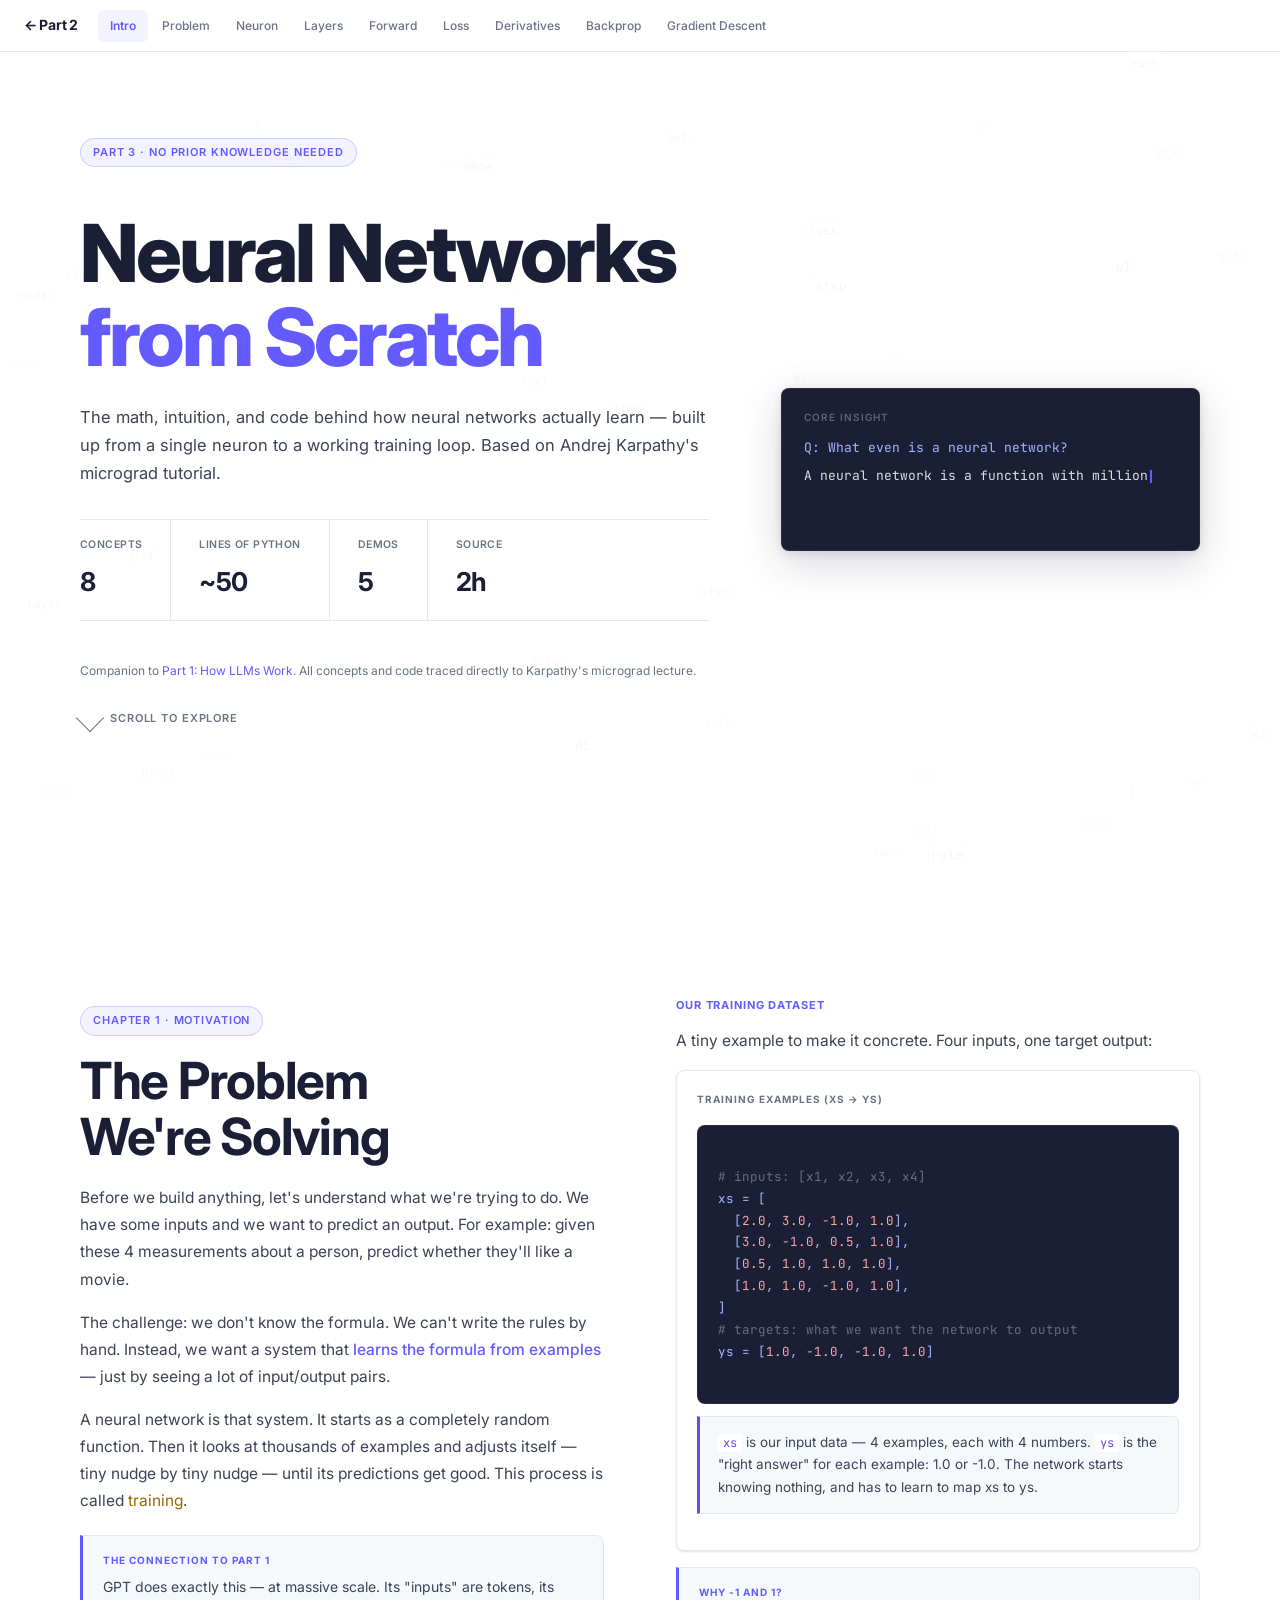
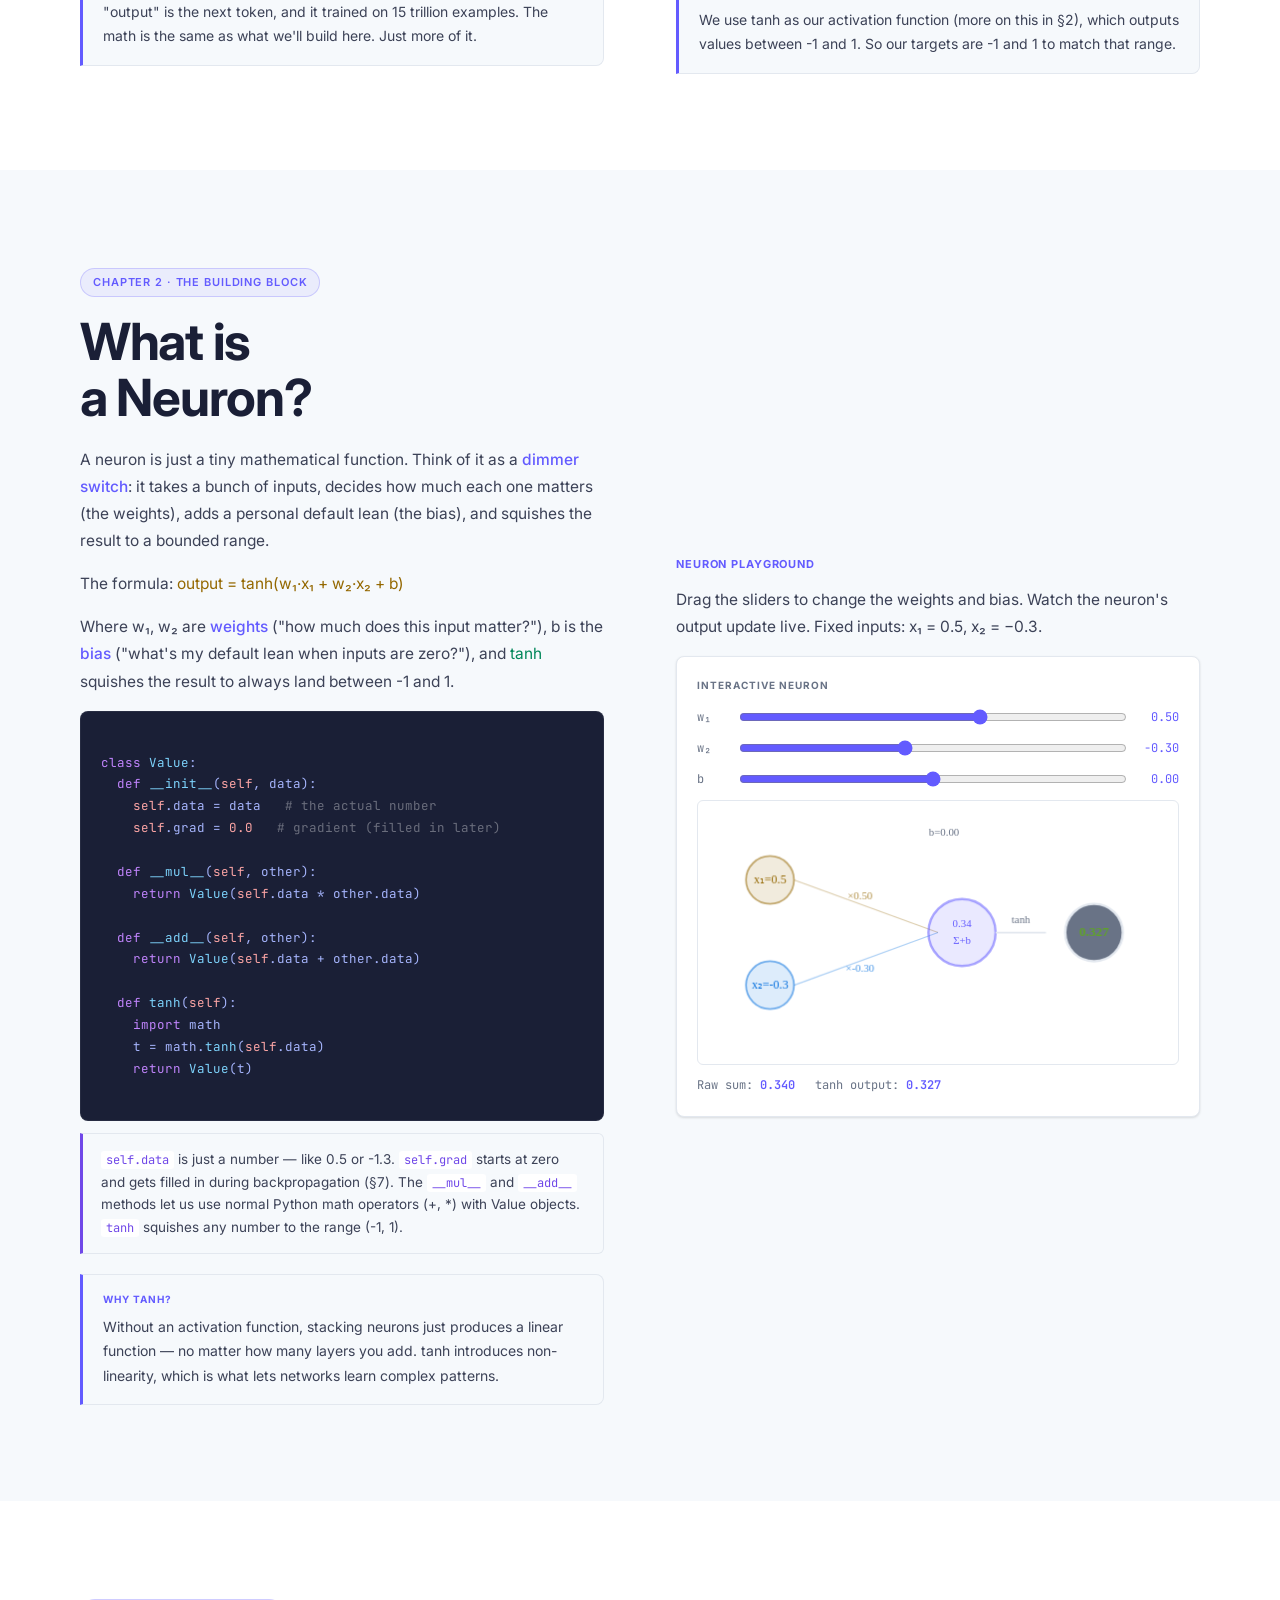
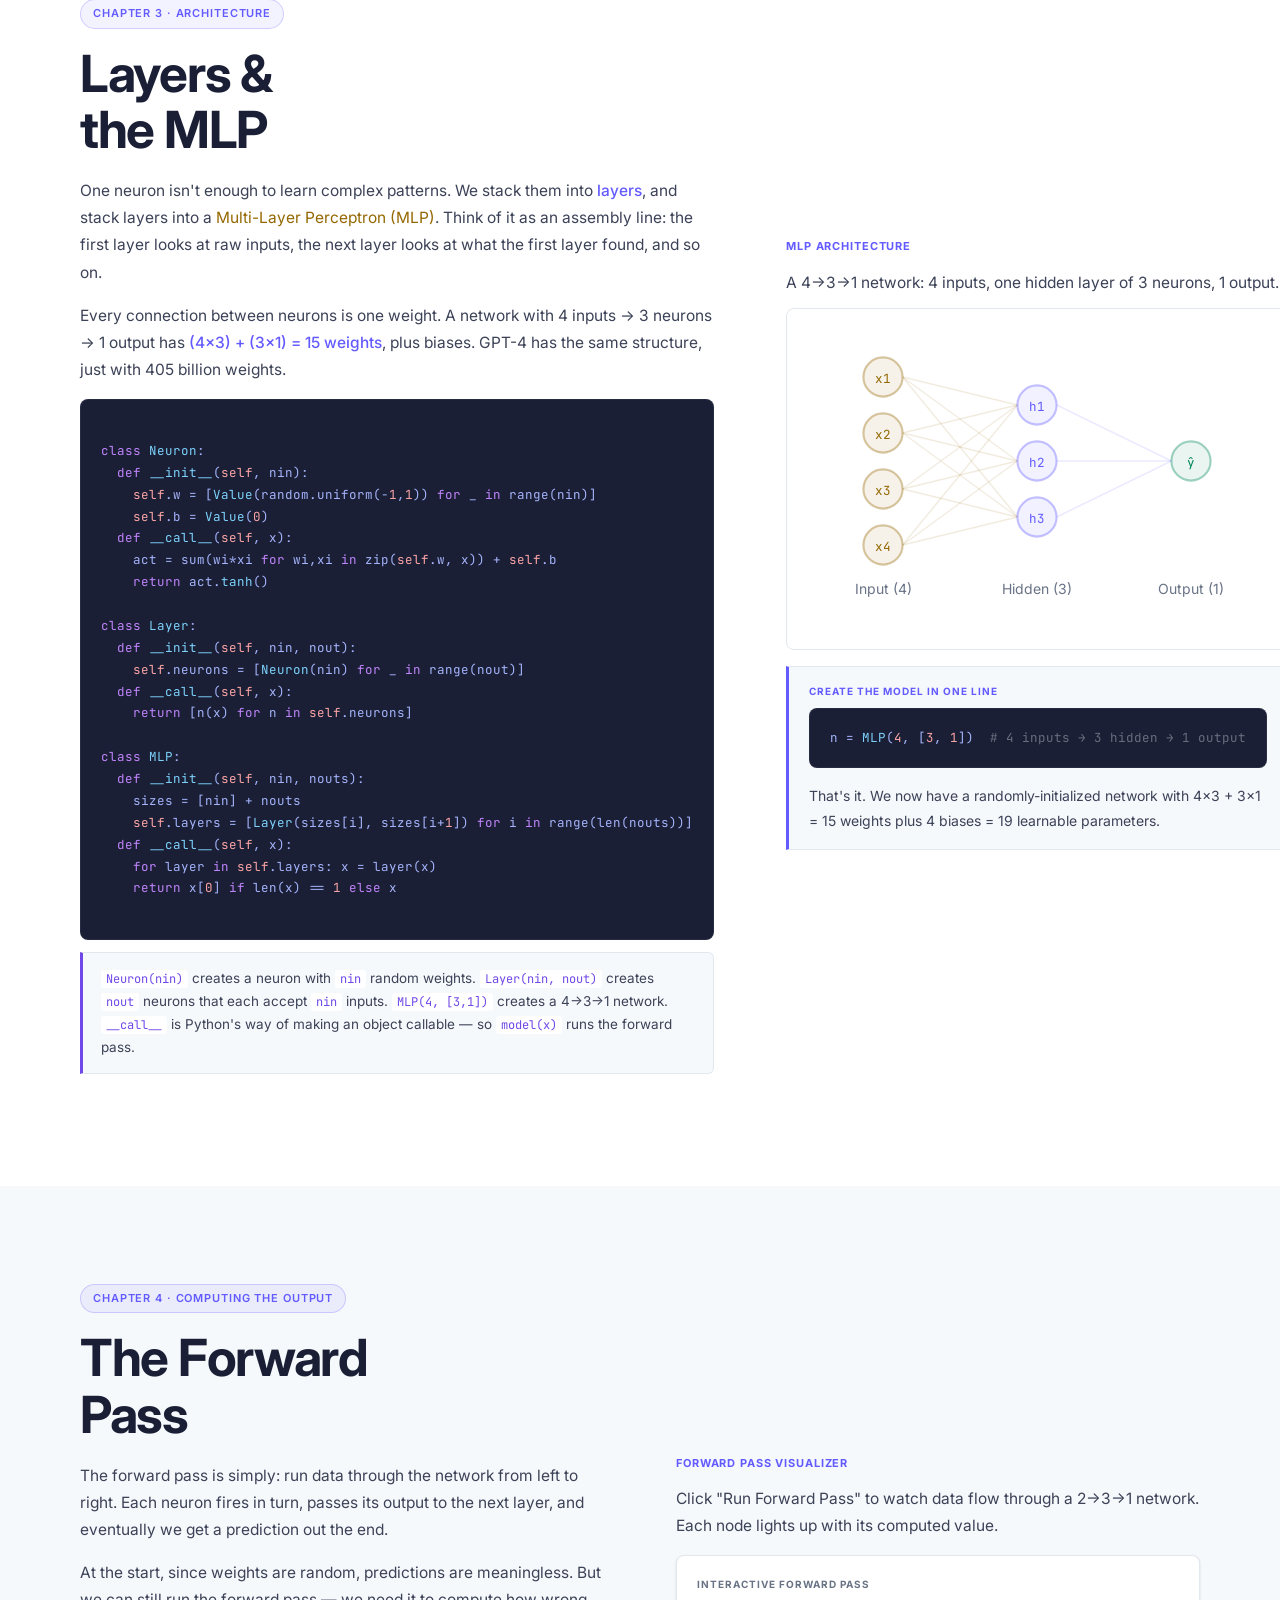
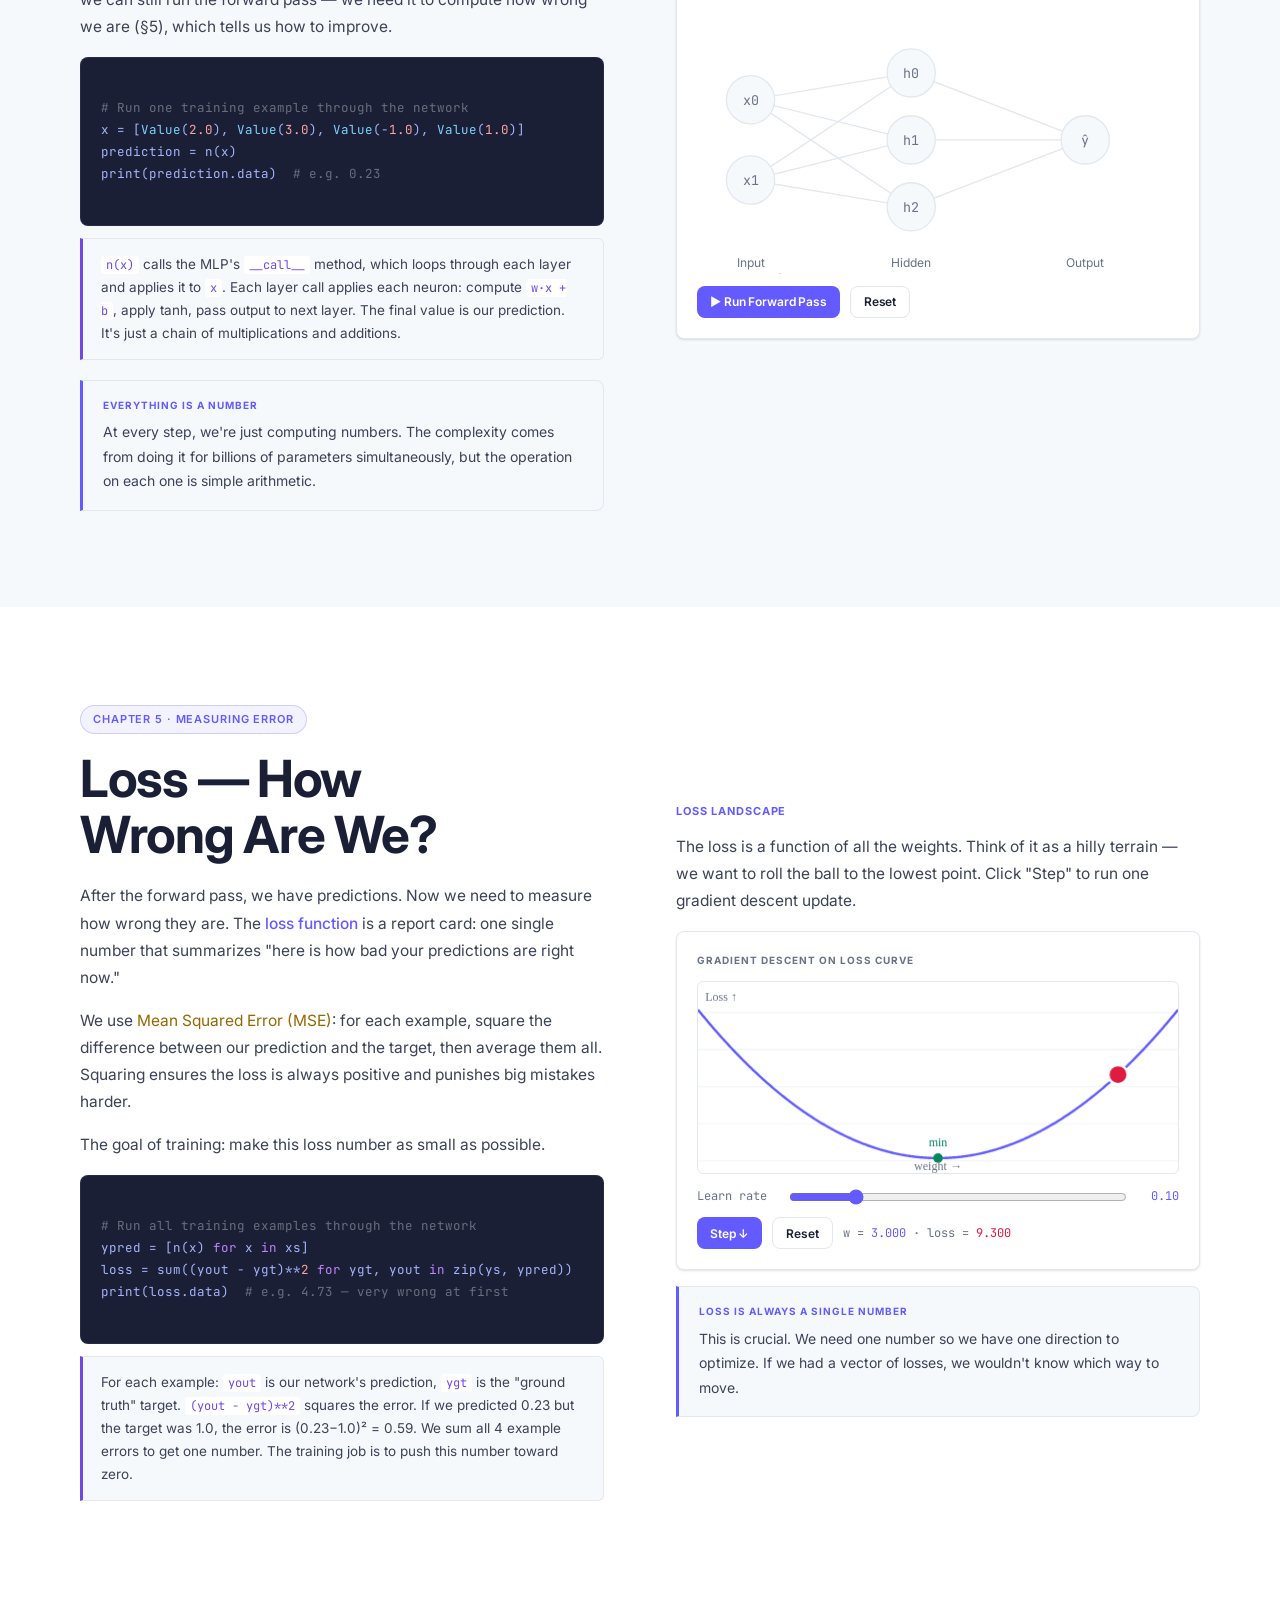
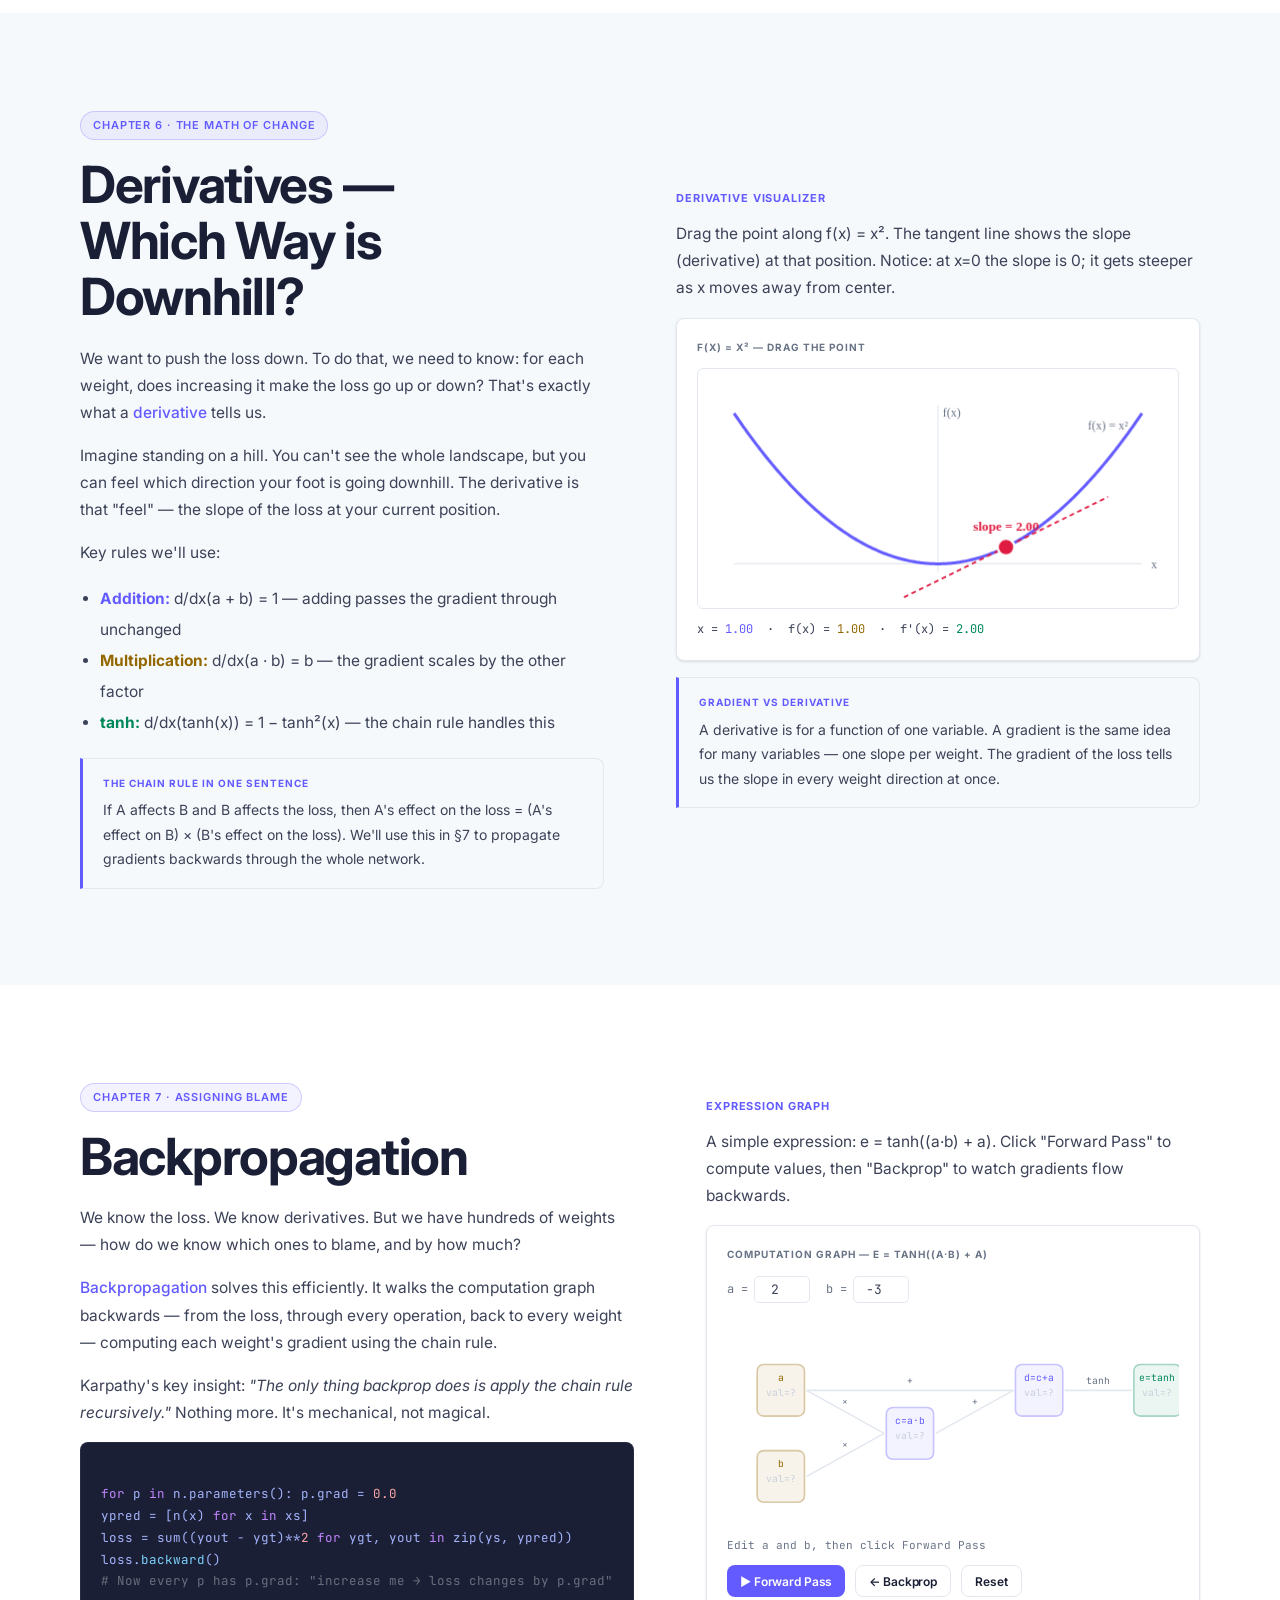
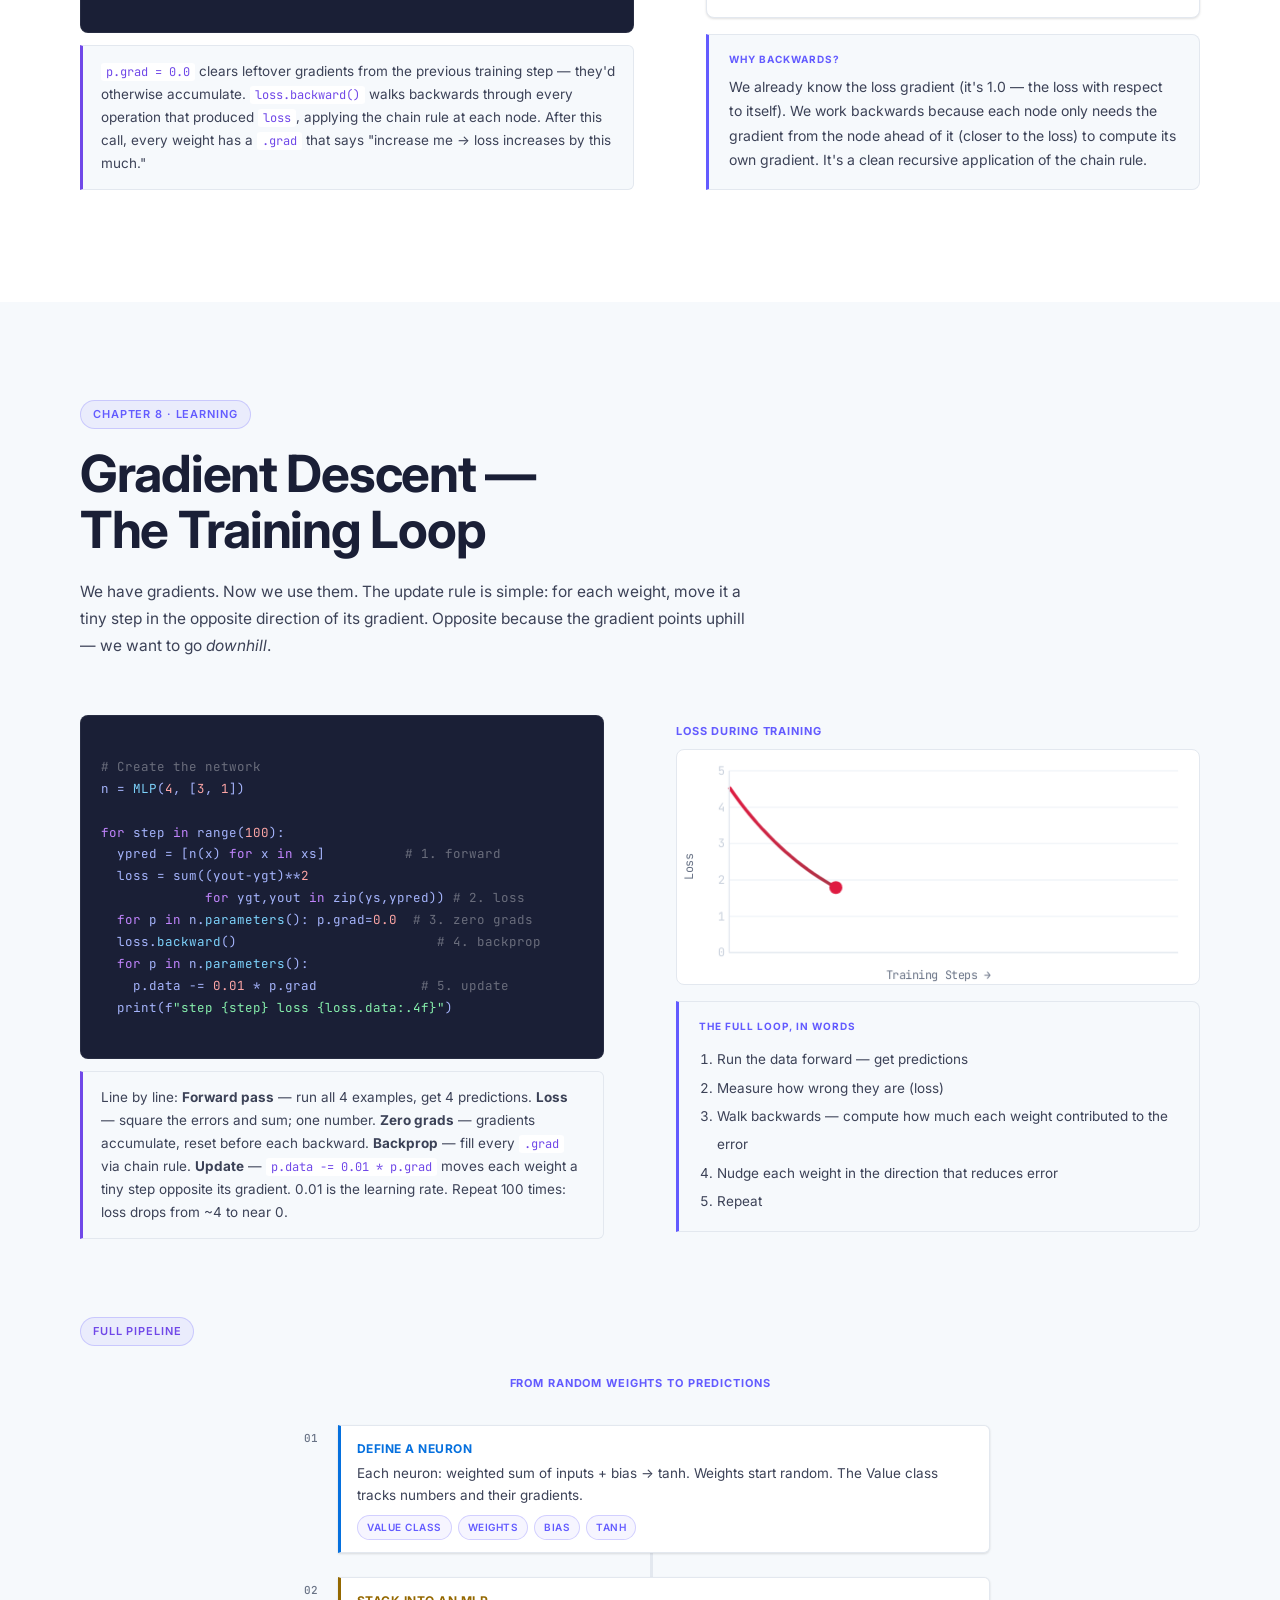
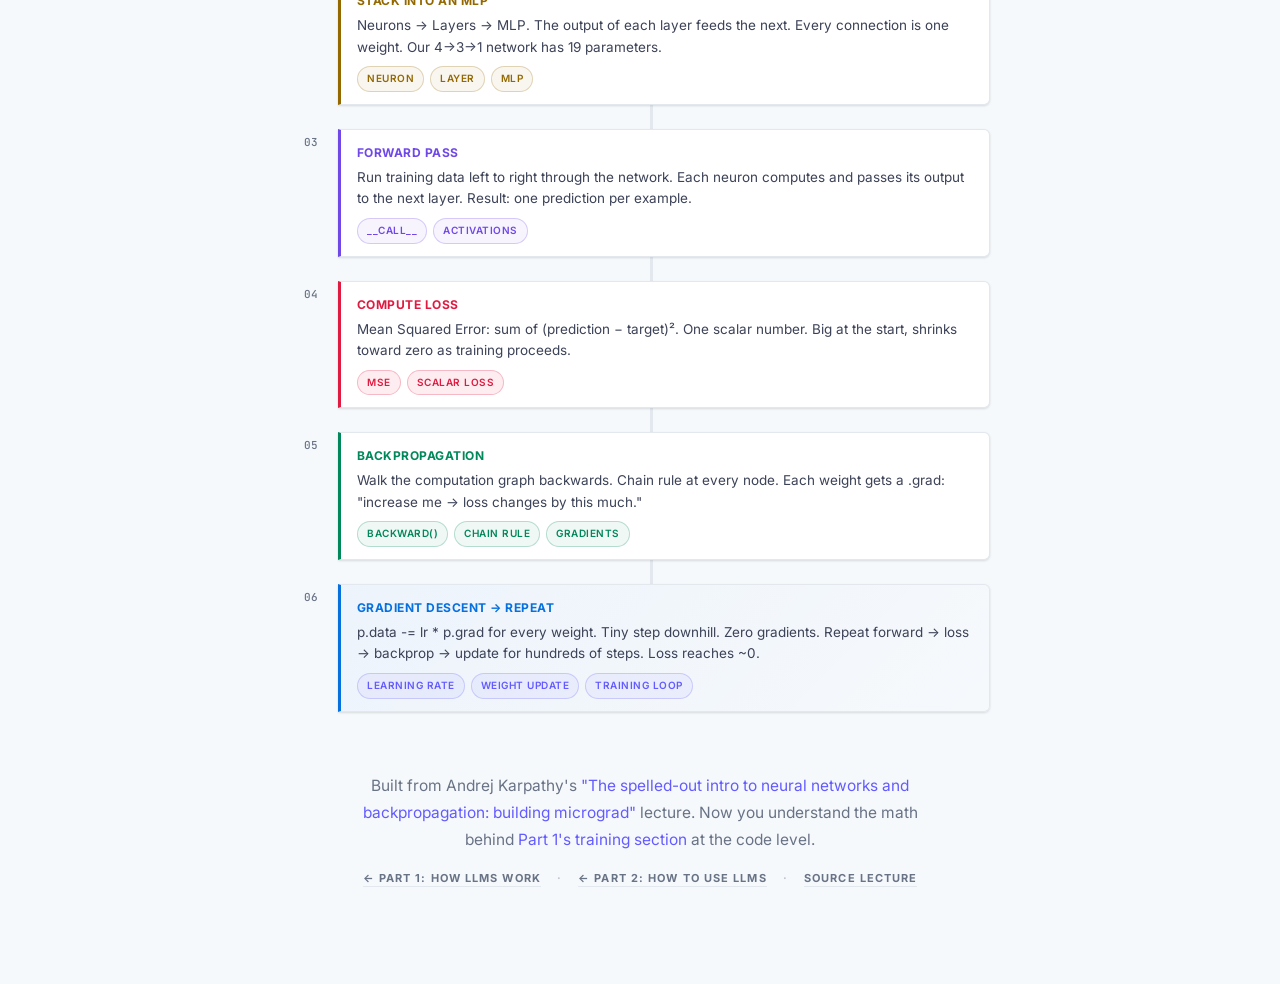
<file: neural-networks/index.html>
<!DOCTYPE html>
<html lang="en">
<head>
<meta charset="UTF-8">
<meta name="viewport" content="width=device-width, initial-scale=1.0">
<title>Neural Networks from Scratch — A Visual Deep Dive</title>
<link rel="preconnect" href="https://fonts.googleapis.com">
<link rel="preconnect" href="https://fonts.gstatic.com" crossorigin>
<link href="https://fonts.googleapis.com/css2?family=Inter:wght@400;500;600;700;800&family=JetBrains+Mono:ital,wght@0,400;0,500;1,400&display=swap" rel="stylesheet">
<link rel="stylesheet" href="style.css">
<style>
.code-block{background:var(--ink);color:#A5B4FC;font-family:var(--dm);font-size:12.5px;line-height:1.75;padding:18px 20px;border-radius:var(--radius);margin:16px 0;overflow-x:auto;border:1px solid rgba(255,255,255,0.06);white-space:pre}
.code-block .co{color:rgba(255,255,255,0.35)}
.code-block .kw{color:#C084FC}
.code-block .st{color:#86EFAC}
.code-block .nm{color:#FCA5A5}
.code-block .fn{color:#7DD3FC}
.code-line-explain{background:var(--surface);border:1px solid var(--border);border-left:3px solid var(--purple);padding:14px 18px;margin-top:-4px;margin-bottom:16px;font-size:13.5px;color:var(--txt);font-family:var(--db);border-radius:0 var(--radius-sm) var(--radius-sm) 0;line-height:1.7}
.code-line-explain code{font-family:var(--dm);font-size:12px;background:var(--card);padding:1px 5px;border-radius:3px;color:var(--purple)}
.demo-box{background:var(--card);border:1px solid var(--border);border-radius:var(--radius);padding:20px;box-shadow:var(--shadow-sm);margin-top:16px}
.demo-label{font-family:var(--ds);font-size:10px;font-weight:700;letter-spacing:.1em;text-transform:uppercase;color:var(--txt2);margin-bottom:12px}
.slider-row{display:flex;align-items:center;gap:12px;margin-bottom:10px}
.slider-row label{font-family:var(--dm);font-size:12px;color:var(--txt2);width:30px;flex-shrink:0}
.slider-row input[type=range]{flex:1;accent-color:var(--accent)}
.slider-val{font-family:var(--dm);font-size:12px;color:var(--accent);width:40px;text-align:right;flex-shrink:0}
.neuron-output{display:flex;gap:20px;margin-top:12px;font-family:var(--dm);font-size:12px}
.neuron-output .n-label{color:var(--txt2)}
.neuron-output .n-val{color:var(--accent);font-weight:600}
.nn-svg-wrap{background:var(--card);border:1px solid var(--border);border-radius:var(--radius);padding:12px;margin-top:12px}
.pipeline-full{display:flex;flex-direction:column;gap:0;margin-top:32px}
.pipeline-stage{display:flex;gap:20px;opacity:0;transform:translateY(12px);transition:opacity .5s,transform .5s}
.pipeline-stage.visible{opacity:1;transform:translateY(0)}
.pipeline-connector{width:3px;background:var(--border);height:24px;margin-left:23px}
.ps-num{font-family:var(--dm);font-size:11px;color:var(--txt2);padding-top:4px;flex-shrink:0;width:28px}
.ps-content{flex:1;border-left:3px solid var(--border);padding:12px 16px;background:var(--card);border-radius:0 var(--radius-sm) var(--radius-sm) 0;border:1px solid var(--border)}
.ps-title{font-family:var(--ds);font-size:12px;font-weight:700;letter-spacing:.04em;margin-bottom:4px}
.ps-desc{font-size:13.5px;color:var(--txt);line-height:1.6}
.ps-tags{display:flex;flex-wrap:wrap;gap:6px;margin-top:8px}
</style>
</head>
<body>
<a href="#main-content" class="skip-link">Skip to main content</a>
<div class="progress-bar" id="progress-bar" role="progressbar" aria-label="Reading progress" aria-valuenow="0" aria-valuemin="0" aria-valuemax="100"></div>

<nav class="top-nav" id="top-nav" aria-label="Chapter navigation">
  <div class="top-nav-inner">
    <a href="../how-to-use-llms/index.html" class="top-nav-brand">← Part 2</a>
    <div class="top-nav-links" id="top-nav-links">
      <button class="tnav-btn active" data-section="s-intro" aria-current="true">Intro</button>
      <button class="tnav-btn" data-section="s-problem">Problem</button>
      <button class="tnav-btn" data-section="s-neuron">Neuron</button>
      <button class="tnav-btn" data-section="s-layers">Layers</button>
      <button class="tnav-btn" data-section="s-forward">Forward</button>
      <button class="tnav-btn" data-section="s-loss">Loss</button>
      <button class="tnav-btn" data-section="s-derivatives">Derivatives</button>
      <button class="tnav-btn" data-section="s-backprop">Backprop</button>
      <button class="tnav-btn" data-section="s-gd">Gradient Descent</button>
    </div>
  </div>
</nav>

<!-- HERO -->
<section id="s-intro" class="section" aria-label="Introduction">
  <canvas id="hero-canvas" aria-hidden="true"></canvas>
  <div class="hero-content" id="main-content">
    <div class="chapter-badge" aria-hidden="true">Part 3 · No Prior Knowledge Needed</div>
    <div class="hero-grid">
      <div class="hero-left">
        <h1 class="hero-title">Neural Networks<br><span>from Scratch</span></h1>
        <p class="hero-sub">The math, intuition, and code behind how neural networks actually learn — built up from a single neuron to a working training loop. Based on Andrej Karpathy's micrograd tutorial.</p>
        <dl class="hero-stats">
          <div class="stat-item"><dt class="stat-lbl">Concepts</dt><dd class="stat-val">8</dd></div>
          <div class="stat-item"><dt class="stat-lbl">Lines of Python</dt><dd class="stat-val">~50</dd></div>
          <div class="stat-item"><dt class="stat-lbl">Demos</dt><dd class="stat-val">5</dd></div>
          <div class="stat-item"><dt class="stat-lbl">Source</dt><dd class="stat-val">2h</dd></div>
        </dl>
        <p class="stats-caveat">Companion to <a href="../index.html" style="color:var(--accent)">Part 1: How LLMs Work</a>. All concepts and code traced directly to Karpathy's micrograd lecture.</p>
        <div class="scroll-hint" aria-hidden="true"><div class="scroll-arrow"></div>Scroll to explore</div>
      </div>
      <div class="hero-right">
        <div class="typewriter-wrap" aria-label="Neural network insight">
          <div class="tw-label" aria-hidden="true">Core Insight</div>
          <div class="tw-prompt">Q: What even is a neural network?</div>
          <div class="tw-response" id="tw-response" aria-live="polite" aria-atomic="true"><span class="tw-cursor" aria-hidden="true"></span></div>
        </div>
      </div>
    </div>
  </div>
</section>

<!-- §1: THE PROBLEM -->
<section id="s-problem" class="section" aria-label="The Problem We're Solving">
  <div class="section-inner two-col">
    <div class="fade-up">
      <div class="chapter-badge">Chapter 1 · Motivation</div>
      <h2 class="section-title">The Problem<br>We're Solving</h2>
      <p class="body-text">Before we build anything, let's understand what we're trying to do. We have some inputs and we want to predict an output. For example: given these 4 measurements about a person, predict whether they'll like a movie.</p>
      <p class="body-text">The challenge: we don't know the formula. We can't write the rules by hand. Instead, we want a system that <span class="highlight">learns the formula from examples</span> — just by seeing a lot of input/output pairs.</p>
      <p class="body-text">A neural network is that system. It starts as a completely random function. Then it looks at thousands of examples and adjusts itself — tiny nudge by tiny nudge — until its predictions get good. This process is called <span class="highlight-a">training</span>.</p>
      <div class="insight-box">
        <strong>The Connection to Part 1</strong>
        GPT does exactly this — at massive scale. Its "inputs" are tokens, its "output" is the next token, and it trained on 15 trillion examples. The math is the same as what we'll build here. Just more of it.
      </div>
    </div>
    <div class="fade-up" style="animation-delay:.15s">
      <h3 class="sub-title">Our Training Dataset</h3>
      <p class="body-text" style="margin-bottom:12px">A tiny example to make it concrete. Four inputs, one target output:</p>
      <div class="demo-box">
        <div class="demo-label">Training Examples (xs → ys)</div>
        <div class="code-block">
<span class="co"># inputs: [x1, x2, x3, x4]</span>
xs = [
  [<span class="nm">2.0</span>, <span class="nm">3.0</span>, <span class="nm">-1.0</span>, <span class="nm">1.0</span>],
  [<span class="nm">3.0</span>, <span class="nm">-1.0</span>, <span class="nm">0.5</span>, <span class="nm">1.0</span>],
  [<span class="nm">0.5</span>, <span class="nm">1.0</span>, <span class="nm">1.0</span>, <span class="nm">1.0</span>],
  [<span class="nm">1.0</span>, <span class="nm">1.0</span>, <span class="nm">-1.0</span>, <span class="nm">1.0</span>],
]
<span class="co"># targets: what we want the network to output</span>
ys = [<span class="nm">1.0</span>, <span class="nm">-1.0</span>, <span class="nm">-1.0</span>, <span class="nm">1.0</span>]
        </div>
        <div class="code-line-explain">
          <code>xs</code> is our input data — 4 examples, each with 4 numbers. <code>ys</code> is the "right answer" for each example: 1.0 or -1.0. The network starts knowing nothing, and has to learn to map xs to ys.
        </div>
      </div>
      <div class="insight-box" style="margin-top:16px">
        <strong>Why -1 and 1?</strong>
        We use tanh as our activation function (more on this in §2), which outputs values between -1 and 1. So our targets are -1 and 1 to match that range.
      </div>
    </div>
  </div>
</section>

<!-- §2: NEURON -->
<section id="s-neuron" class="section" aria-label="What is a Neuron">
  <div class="section-inner two-col">
    <div class="fade-up">
      <div class="chapter-badge">Chapter 2 · The Building Block</div>
      <h2 class="section-title">What is<br>a Neuron?</h2>
      <p class="body-text">A neuron is just a tiny mathematical function. Think of it as a <span class="highlight">dimmer switch</span>: it takes a bunch of inputs, decides how much each one matters (the weights), adds a personal default lean (the bias), and squishes the result to a bounded range.</p>
      <p class="body-text">The formula: <span class="highlight-a">output = tanh(w₁·x₁ + w₂·x₂ + b)</span></p>
      <p class="body-text">Where w₁, w₂ are <span class="highlight">weights</span> ("how much does this input matter?"), b is the <span class="highlight">bias</span> ("what's my default lean when inputs are zero?"), and <span class="highlight-g">tanh</span> squishes the result to always land between -1 and 1.</p>
      <div class="code-block">
<span class="kw">class</span> <span class="fn">Value</span>:
  <span class="kw">def</span> <span class="fn">__init__</span>(<span class="nm">self</span>, data):
    <span class="nm">self</span>.data = data   <span class="co"># the actual number</span>
    <span class="nm">self</span>.grad = <span class="nm">0.0</span>   <span class="co"># gradient (filled in later)</span>

  <span class="kw">def</span> <span class="fn">__mul__</span>(<span class="nm">self</span>, other):
    <span class="kw">return</span> <span class="fn">Value</span>(<span class="nm">self</span>.data * other.data)

  <span class="kw">def</span> <span class="fn">__add__</span>(<span class="nm">self</span>, other):
    <span class="kw">return</span> <span class="fn">Value</span>(<span class="nm">self</span>.data + other.data)

  <span class="kw">def</span> <span class="fn">tanh</span>(<span class="nm">self</span>):
    <span class="kw">import</span> math
    t = math.<span class="fn">tanh</span>(<span class="nm">self</span>.data)
    <span class="kw">return</span> <span class="fn">Value</span>(t)
      </div>
      <div class="code-line-explain">
        <code>self.data</code> is just a number — like 0.5 or -1.3. <code>self.grad</code> starts at zero and gets filled in during backpropagation (§7). The <code>__mul__</code> and <code>__add__</code> methods let us use normal Python math operators (+, *) with Value objects. <code>tanh</code> squishes any number to the range (-1, 1).
      </div>
      <div class="insight-box">
        <strong>Why tanh?</strong>
        Without an activation function, stacking neurons just produces a linear function — no matter how many layers you add. tanh introduces non-linearity, which is what lets networks learn complex patterns.
      </div>
    </div>
    <div class="fade-up" style="animation-delay:.15s">
      <h3 class="sub-title">Neuron Playground</h3>
      <p class="body-text" style="margin-bottom:8px">Drag the sliders to change the weights and bias. Watch the neuron's output update live. Fixed inputs: x₁ = 0.5, x₂ = −0.3.</p>
      <div class="demo-box" id="neuron-playground">
        <div class="demo-label">Interactive Neuron</div>
        <div class="slider-row">
          <label>w₁</label>
          <input type="range" id="np-w1" min="-2" max="2" step="0.05" value="0.5" aria-label="Weight 1">
          <span class="slider-val" id="np-w1-val">0.50</span>
        </div>
        <div class="slider-row">
          <label>w₂</label>
          <input type="range" id="np-w2" min="-2" max="2" step="0.05" value="-0.3" aria-label="Weight 2">
          <span class="slider-val" id="np-w2-val">-0.30</span>
        </div>
        <div class="slider-row">
          <label>b</label>
          <input type="range" id="np-b" min="-2" max="2" step="0.05" value="0.0" aria-label="Bias">
          <span class="slider-val" id="np-b-val">0.00</span>
        </div>
        <canvas id="neuron-canvas" width="400" height="220" style="width:100%;display:block;margin-top:8px;border-radius:var(--radius-sm);border:1px solid var(--border)"></canvas>
        <div class="neuron-output" style="margin-top:10px">
          <span><span class="n-label">Raw sum: </span><span class="n-val" id="np-raw">0.00</span></span>
          <span><span class="n-label">tanh output: </span><span class="n-val" id="np-out">0.00</span></span>
        </div>
      </div>
    </div>
  </div>
</section>

<!-- §3: LAYERS -->
<section id="s-layers" class="section" aria-label="Layers and Architecture">
  <div class="section-inner two-col">
    <div class="fade-up">
      <div class="chapter-badge">Chapter 3 · Architecture</div>
      <h2 class="section-title">Layers &<br>the MLP</h2>
      <p class="body-text">One neuron isn't enough to learn complex patterns. We stack them into <span class="highlight">layers</span>, and stack layers into a <span class="highlight-a">Multi-Layer Perceptron (MLP)</span>. Think of it as an assembly line: the first layer looks at raw inputs, the next layer looks at what the first layer found, and so on.</p>
      <p class="body-text">Every connection between neurons is one weight. A network with 4 inputs → 3 neurons → 1 output has <span class="highlight">(4×3) + (3×1) = 15 weights</span>, plus biases. GPT-4 has the same structure, just with 405 billion weights.</p>
      <div class="code-block">
<span class="kw">class</span> <span class="fn">Neuron</span>:
  <span class="kw">def</span> <span class="fn">__init__</span>(<span class="nm">self</span>, nin):
    <span class="nm">self</span>.w = [<span class="fn">Value</span>(random.uniform(-<span class="nm">1</span>,<span class="nm">1</span>)) <span class="kw">for</span> _ <span class="kw">in</span> range(nin)]
    <span class="nm">self</span>.b = <span class="fn">Value</span>(<span class="nm">0</span>)
  <span class="kw">def</span> <span class="fn">__call__</span>(<span class="nm">self</span>, x):
    act = sum(wi*xi <span class="kw">for</span> wi,xi <span class="kw">in</span> zip(<span class="nm">self</span>.w, x)) + <span class="nm">self</span>.b
    <span class="kw">return</span> act.<span class="fn">tanh</span>()

<span class="kw">class</span> <span class="fn">Layer</span>:
  <span class="kw">def</span> <span class="fn">__init__</span>(<span class="nm">self</span>, nin, nout):
    <span class="nm">self</span>.neurons = [<span class="fn">Neuron</span>(nin) <span class="kw">for</span> _ <span class="kw">in</span> range(nout)]
  <span class="kw">def</span> <span class="fn">__call__</span>(<span class="nm">self</span>, x):
    <span class="kw">return</span> [n(x) <span class="kw">for</span> n <span class="kw">in</span> <span class="nm">self</span>.neurons]

<span class="kw">class</span> <span class="fn">MLP</span>:
  <span class="kw">def</span> <span class="fn">__init__</span>(<span class="nm">self</span>, nin, nouts):
    sizes = [nin] + nouts
    <span class="nm">self</span>.layers = [<span class="fn">Layer</span>(sizes[i], sizes[i+<span class="nm">1</span>]) <span class="kw">for</span> i <span class="kw">in</span> range(len(nouts))]
  <span class="kw">def</span> <span class="fn">__call__</span>(<span class="nm">self</span>, x):
    <span class="kw">for</span> layer <span class="kw">in</span> <span class="nm">self</span>.layers: x = layer(x)
    <span class="kw">return</span> x[<span class="nm">0</span>] <span class="kw">if</span> len(x) == <span class="nm">1</span> <span class="kw">else</span> x
      </div>
      <div class="code-line-explain">
        <code>Neuron(nin)</code> creates a neuron with <code>nin</code> random weights. <code>Layer(nin, nout)</code> creates <code>nout</code> neurons that each accept <code>nin</code> inputs. <code>MLP(4, [3,1])</code> creates a 4→3→1 network. <code>__call__</code> is Python's way of making an object callable — so <code>model(x)</code> runs the forward pass.
      </div>
    </div>
    <div class="fade-up" style="animation-delay:.15s">
      <h3 class="sub-title">MLP Architecture</h3>
      <p class="body-text" style="margin-bottom:12px">A 4→3→1 network: 4 inputs, one hidden layer of 3 neurons, 1 output.</p>
      <div class="nn-svg-wrap">
        <svg id="mlp-svg" viewBox="0 0 340 220" width="100%" role="img" aria-label="MLP architecture diagram"></svg>
      </div>
      <div class="insight-box" style="margin-top:16px">
        <strong>Create the model in one line</strong>
        <div class="code-block" style="margin-top:8px">n = <span class="fn">MLP</span>(<span class="nm">4</span>, [<span class="nm">3</span>, <span class="nm">1</span>])  <span class="co"># 4 inputs → 3 hidden → 1 output</span></div>
        That's it. We now have a randomly-initialized network with 4×3 + 3×1 = 15 weights plus 4 biases = 19 learnable parameters.
      </div>
    </div>
  </div>
</section>

<!-- §4: FORWARD PASS -->
<section id="s-forward" class="section" aria-label="Forward Pass">
  <div class="section-inner two-col">
    <div class="fade-up">
      <div class="chapter-badge">Chapter 4 · Computing the Output</div>
      <h2 class="section-title">The Forward<br>Pass</h2>
      <p class="body-text">The forward pass is simply: run data through the network from left to right. Each neuron fires in turn, passes its output to the next layer, and eventually we get a prediction out the end.</p>
      <p class="body-text">At the start, since weights are random, predictions are meaningless. But we can still run the forward pass — we need it to compute how wrong we are (§5), which tells us how to improve.</p>
      <div class="code-block">
<span class="co"># Run one training example through the network</span>
x = [<span class="fn">Value</span>(<span class="nm">2.0</span>), <span class="fn">Value</span>(<span class="nm">3.0</span>), <span class="fn">Value</span>(-<span class="nm">1.0</span>), <span class="fn">Value</span>(<span class="nm">1.0</span>)]
prediction = n(x)
print(prediction.data)  <span class="co"># e.g. 0.23</span>
      </div>
      <div class="code-line-explain">
        <code>n(x)</code> calls the MLP's <code>__call__</code> method, which loops through each layer and applies it to <code>x</code>. Each layer call applies each neuron: compute <code>w·x + b</code>, apply tanh, pass output to next layer. The final value is our prediction. It's just a chain of multiplications and additions.
      </div>
      <div class="insight-box">
        <strong>Everything is a number</strong>
        At every step, we're just computing numbers. The complexity comes from doing it for billions of parameters simultaneously, but the operation on each one is simple arithmetic.
      </div>
    </div>
    <div class="fade-up" style="animation-delay:.15s">
      <h3 class="sub-title">Forward Pass Visualizer</h3>
      <p class="body-text" style="margin-bottom:8px">Click "Run Forward Pass" to watch data flow through a 2→3→1 network. Each node lights up with its computed value.</p>
      <div class="demo-box">
        <div class="demo-label">Interactive Forward Pass</div>
        <svg id="fp-svg" viewBox="0 0 360 200" width="100%" style="display:block" role="img" aria-label="Forward pass animation"></svg>
        <div style="margin-top:12px;display:flex;gap:10px">
          <button class="btn btn-primary btn-sm" id="fp-run-btn">▶ Run Forward Pass</button>
          <button class="btn btn-ghost btn-sm" id="fp-reset-btn">Reset</button>
        </div>
      </div>
    </div>
  </div>
</section>

<!-- §5: LOSS -->
<section id="s-loss" class="section" aria-label="Loss Function">
  <div class="section-inner two-col">
    <div class="fade-up">
      <div class="chapter-badge">Chapter 5 · Measuring Error</div>
      <h2 class="section-title">Loss — How<br>Wrong Are We?</h2>
      <p class="body-text">After the forward pass, we have predictions. Now we need to measure how wrong they are. The <span class="highlight">loss function</span> is a report card: one single number that summarizes "here is how bad your predictions are right now."</p>
      <p class="body-text">We use <span class="highlight-a">Mean Squared Error (MSE)</span>: for each example, square the difference between our prediction and the target, then average them all. Squaring ensures the loss is always positive and punishes big mistakes harder.</p>
      <p class="body-text">The goal of training: make this loss number as small as possible.</p>
      <div class="code-block">
<span class="co"># Run all training examples through the network</span>
ypred = [n(x) <span class="kw">for</span> x <span class="kw">in</span> xs]
loss = sum((yout - ygt)**<span class="nm">2</span> <span class="kw">for</span> ygt, yout <span class="kw">in</span> zip(ys, ypred))
print(loss.data)  <span class="co"># e.g. 4.73 — very wrong at first</span>
      </div>
      <div class="code-line-explain">
        For each example: <code>yout</code> is our network's prediction, <code>ygt</code> is the "ground truth" target. <code>(yout - ygt)**2</code> squares the error. If we predicted 0.23 but the target was 1.0, the error is (0.23−1.0)² = 0.59. We sum all 4 example errors to get one number. The training job is to push this number toward zero.
      </div>
    </div>
    <div class="fade-up" style="animation-delay:.15s">
      <h3 class="sub-title">Loss Landscape</h3>
      <p class="body-text" style="margin-bottom:8px">The loss is a function of all the weights. Think of it as a hilly terrain — we want to roll the ball to the lowest point. Click "Step" to run one gradient descent update.</p>
      <div class="demo-box">
        <div class="demo-label">Gradient Descent on Loss Curve</div>
        <canvas id="loss-canvas" width="400" height="160" style="width:100%;display:block;border-radius:var(--radius-sm);border:1px solid var(--border)"></canvas>
        <div class="slider-row" style="margin-top:12px">
          <label style="width:80px;color:var(--txt2);font-family:var(--dm);font-size:12px">Learn rate</label>
          <input type="range" id="loss-lr" min="0.01" max="0.5" step="0.01" value="0.1" aria-label="Learning rate">
          <span class="slider-val" id="loss-lr-val">0.10</span>
        </div>
        <div style="margin-top:8px;display:flex;gap:10px;align-items:center">
          <button class="btn btn-primary btn-sm" id="loss-step-btn">Step ↓</button>
          <button class="btn btn-ghost btn-sm" id="loss-reset-btn">Reset</button>
          <span style="font-family:var(--dm);font-size:12px;color:var(--txt2)">w = <span id="loss-w-val" style="color:var(--accent)">3.00</span> · loss = <span id="loss-val-display" style="color:var(--red)">1.00</span></span>
        </div>
      </div>
      <div class="insight-box" style="margin-top:16px">
        <strong>Loss is always a single number</strong>
        This is crucial. We need one number so we have one direction to optimize. If we had a vector of losses, we wouldn't know which way to move.
      </div>
    </div>
  </div>
</section>

<!-- §6: DERIVATIVES -->
<section id="s-derivatives" class="section" aria-label="Derivatives and Gradients">
  <div class="section-inner two-col">
    <div class="fade-up">
      <div class="chapter-badge">Chapter 6 · The Math of Change</div>
      <h2 class="section-title">Derivatives —<br>Which Way is Downhill?</h2>
      <p class="body-text">We want to push the loss down. To do that, we need to know: for each weight, does increasing it make the loss go up or down? That's exactly what a <span class="highlight">derivative</span> tells us.</p>
      <p class="body-text">Imagine standing on a hill. You can't see the whole landscape, but you can feel which direction your foot is going downhill. The derivative is that "feel" — the slope of the loss at your current position.</p>
      <p class="body-text">Key rules we'll use:</p>
      <ul style="font-size:15.5px;line-height:2;padding-left:20px;color:var(--txt)">
        <li><strong style="color:var(--accent)">Addition:</strong> d/dx(a + b) = 1 — adding passes the gradient through unchanged</li>
        <li><strong style="color:var(--amber)">Multiplication:</strong> d/dx(a · b) = b — the gradient scales by the other factor</li>
        <li><strong style="color:var(--green)">tanh:</strong> d/dx(tanh(x)) = 1 − tanh²(x) — the chain rule handles this</li>
      </ul>
      <div class="insight-box">
        <strong>The Chain Rule in one sentence</strong>
        If A affects B and B affects the loss, then A's effect on the loss = (A's effect on B) × (B's effect on the loss). We'll use this in §7 to propagate gradients backwards through the whole network.
      </div>
    </div>
    <div class="fade-up" style="animation-delay:.15s">
      <h3 class="sub-title">Derivative Visualizer</h3>
      <p class="body-text" style="margin-bottom:8px">Drag the point along f(x) = x². The tangent line shows the slope (derivative) at that position. Notice: at x=0 the slope is 0; it gets steeper as x moves away from center.</p>
      <div class="demo-box">
        <div class="demo-label">f(x) = x² — Drag the point</div>
        <canvas id="deriv-canvas" width="400" height="200" style="width:100%;display:block;border-radius:var(--radius-sm);border:1px solid var(--border);cursor:ew-resize"></canvas>
        <div style="margin-top:10px;font-family:var(--dm);font-size:12px">
          x = <span id="deriv-x" style="color:var(--accent)">1.00</span> &nbsp;·&nbsp;
          f(x) = <span id="deriv-fx" style="color:var(--amber)">1.00</span> &nbsp;·&nbsp;
          f'(x) = <span id="deriv-dfx" style="color:var(--green)">2.00</span>
        </div>
      </div>
      <div class="insight-box" style="margin-top:16px">
        <strong>Gradient vs Derivative</strong>
        A derivative is for a function of one variable. A gradient is the same idea for many variables — one slope per weight. The gradient of the loss tells us the slope in every weight direction at once.
      </div>
    </div>
  </div>
</section>

<!-- §7: BACKPROPAGATION -->
<section id="s-backprop" class="section" aria-label="Backpropagation">
  <div class="section-inner two-col">
    <div class="fade-up">
      <div class="chapter-badge">Chapter 7 · Assigning Blame</div>
      <h2 class="section-title">Backpropagation</h2>
      <p class="body-text">We know the loss. We know derivatives. But we have hundreds of weights — how do we know which ones to blame, and by how much?</p>
      <p class="body-text"><span class="highlight">Backpropagation</span> solves this efficiently. It walks the computation graph backwards — from the loss, through every operation, back to every weight — computing each weight's gradient using the chain rule.</p>
      <p class="body-text">Karpathy's key insight: <em>"The only thing backprop does is apply the chain rule recursively."</em> Nothing more. It's mechanical, not magical.</p>
      <div class="code-block">
<span class="kw">for</span> p <span class="kw">in</span> n.parameters(): p.grad = <span class="nm">0.0</span>
ypred = [n(x) <span class="kw">for</span> x <span class="kw">in</span> xs]
loss = sum((yout - ygt)**<span class="nm">2</span> <span class="kw">for</span> ygt, yout <span class="kw">in</span> zip(ys, ypred))
loss.<span class="fn">backward</span>()
<span class="co"># Now every p has p.grad: "increase me → loss changes by p.grad"</span>
      </div>
      <div class="code-line-explain">
        <code>p.grad = 0.0</code> clears leftover gradients from the previous training step — they'd otherwise accumulate. <code>loss.backward()</code> walks backwards through every operation that produced <code>loss</code>, applying the chain rule at each node. After this call, every weight has a <code>.grad</code> that says "increase me → loss increases by this much."
      </div>
    </div>
    <div class="fade-up" style="animation-delay:.15s">
      <h3 class="sub-title">Expression Graph</h3>
      <p class="body-text" style="margin-bottom:8px">A simple expression: e = tanh((a·b) + a). Click "Forward Pass" to compute values, then "Backprop" to watch gradients flow backwards.</p>
      <div class="demo-box">
        <div class="demo-label">Computation Graph — e = tanh((a·b) + a)</div>
        <div class="bp-inputs">
          <div class="bp-input-group">
            <label for="bp-a">a =</label>
            <input type="number" id="bp-a" value="2" step="0.5" min="-5" max="5">
          </div>
          <div class="bp-input-group">
            <label for="bp-b">b =</label>
            <input type="number" id="bp-b" value="-3" step="0.5" min="-5" max="5">
          </div>
        </div>
        <div style="position:relative">
          <div id="bp-tooltip" class="bp-tooltip"></div>
          <svg id="graph-svg" viewBox="0 0 420 200" width="100%" style="display:block" role="img" aria-label="Expression graph with backpropagation"></svg>
        </div>
        <div class="bp-status" id="bp-status">Edit a and b, then click Forward Pass</div>
        <div style="margin-top:10px;display:flex;gap:10px">
          <button class="btn btn-primary btn-sm" id="graph-forward-btn">▶ Forward Pass</button>
          <button class="btn btn-ghost btn-sm" id="graph-back-btn" disabled>← Backprop</button>
          <button class="btn btn-ghost btn-sm" id="graph-reset-btn">Reset</button>
        </div>
      </div>
      <div class="insight-box" style="margin-top:16px">
        <strong>Why backwards?</strong>
        We already know the loss gradient (it's 1.0 — the loss with respect to itself). We work backwards because each node only needs the gradient from the node ahead of it (closer to the loss) to compute its own gradient. It's a clean recursive application of the chain rule.
      </div>
    </div>
  </div>
</section>

<!-- §8: GRADIENT DESCENT -->
<section id="s-gd" class="section" aria-label="Gradient Descent and Training">
  <div class="section-inner">
    <div class="fade-up" style="margin-bottom:40px">
      <div class="chapter-badge">Chapter 8 · Learning</div>
      <h2 class="section-title">Gradient Descent —<br>The Training Loop</h2>
      <p class="body-text" style="max-width:680px">We have gradients. Now we use them. The update rule is simple: for each weight, move it a tiny step in the opposite direction of its gradient. Opposite because the gradient points uphill — we want to go <em>downhill</em>.</p>
    </div>
    <div class="two-col">
      <div class="fade-up">
        <div class="code-block">
<span class="co"># Create the network</span>
n = <span class="fn">MLP</span>(<span class="nm">4</span>, [<span class="nm">3</span>, <span class="nm">1</span>])

<span class="kw">for</span> step <span class="kw">in</span> range(<span class="nm">100</span>):
  ypred = [n(x) <span class="kw">for</span> x <span class="kw">in</span> xs]          <span class="co"># 1. forward</span>
  loss = sum((yout-ygt)**<span class="nm">2</span>
             <span class="kw">for</span> ygt,yout <span class="kw">in</span> zip(ys,ypred)) <span class="co"># 2. loss</span>
  <span class="kw">for</span> p <span class="kw">in</span> n.<span class="fn">parameters</span>(): p.grad=<span class="nm">0.0</span>  <span class="co"># 3. zero grads</span>
  loss.<span class="fn">backward</span>()                         <span class="co"># 4. backprop</span>
  <span class="kw">for</span> p <span class="kw">in</span> n.<span class="fn">parameters</span>():
    p.data -= <span class="nm">0.01</span> * p.grad             <span class="co"># 5. update</span>
  print(f<span class="st">"step {step} loss {loss.data:.4f}"</span>)
        </div>
        <div class="code-line-explain">
          Line by line: <strong>Forward pass</strong> — run all 4 examples, get 4 predictions. <strong>Loss</strong> — square the errors and sum; one number. <strong>Zero grads</strong> — gradients accumulate, reset before each backward. <strong>Backprop</strong> — fill every <code>.grad</code> via chain rule. <strong>Update</strong> — <code>p.data -= 0.01 * p.grad</code> moves each weight a tiny step opposite its gradient. 0.01 is the learning rate. Repeat 100 times: loss drops from ~4 to near 0.
        </div>
      </div>
      <div class="fade-up" style="animation-delay:.15s">
        <h3 class="sub-title" style="margin-bottom:8px">Loss During Training</h3>
        <canvas id="training-canvas" width="400" height="180" style="width:100%;display:block;background:var(--card);border:1px solid var(--border);border-radius:var(--radius)"></canvas>
        <div class="insight-box" style="margin-top:16px">
          <strong>The full loop, in words</strong>
          <ol style="margin:10px 0 0;padding-left:18px;line-height:2.1;font-size:13.5px">
            <li>Run the data forward — get predictions</li>
            <li>Measure how wrong they are (loss)</li>
            <li>Walk backwards — compute how much each weight contributed to the error</li>
            <li>Nudge each weight in the direction that reduces error</li>
            <li>Repeat</li>
          </ol>
        </div>
      </div>
    </div>

    <!-- Pipeline summary -->
    <div class="fade-up" style="margin-top:60px">
      <div class="chapter-badge" style="color:var(--purple);justify-content:center">Full Pipeline</div>
      <h3 class="sub-title" style="text-align:center;margin-top:12px;margin-bottom:32px">From Random Weights to Predictions</h3>
      <div class="pipeline-full" id="nn-pipeline">
        <div class="pipeline-stage">
          <div class="ps-num">01</div>
          <div class="ps-content" style="border-left:3px solid var(--cyan)">
            <div class="ps-title" style="color:var(--cyan)">Define a Neuron</div>
            <div class="ps-desc">Each neuron: weighted sum of inputs + bias → tanh. Weights start random. The Value class tracks numbers and their gradients.</div>
            <div class="ps-tags"><span class="tag tag-c">Value class</span><span class="tag tag-c">weights</span><span class="tag tag-c">bias</span><span class="tag tag-c">tanh</span></div>
          </div>
        </div>
        <div class="pipeline-connector"></div>
        <div class="pipeline-stage">
          <div class="ps-num">02</div>
          <div class="ps-content" style="border-left:3px solid var(--amber)">
            <div class="ps-title" style="color:var(--amber)">Stack into an MLP</div>
            <div class="ps-desc">Neurons → Layers → MLP. The output of each layer feeds the next. Every connection is one weight. Our 4→3→1 network has 19 parameters.</div>
            <div class="ps-tags"><span class="tag tag-a">Neuron</span><span class="tag tag-a">Layer</span><span class="tag tag-a">MLP</span></div>
          </div>
        </div>
        <div class="pipeline-connector"></div>
        <div class="pipeline-stage">
          <div class="ps-num">03</div>
          <div class="ps-content" style="border-left:3px solid var(--purple)">
            <div class="ps-title" style="color:var(--purple)">Forward Pass</div>
            <div class="ps-desc">Run training data left to right through the network. Each neuron computes and passes its output to the next layer. Result: one prediction per example.</div>
            <div class="ps-tags"><span class="tag tag-p">__call__</span><span class="tag tag-p">activations</span></div>
          </div>
        </div>
        <div class="pipeline-connector"></div>
        <div class="pipeline-stage">
          <div class="ps-num">04</div>
          <div class="ps-content" style="border-left:3px solid var(--red)">
            <div class="ps-title" style="color:var(--red)">Compute Loss</div>
            <div class="ps-desc">Mean Squared Error: sum of (prediction − target)². One scalar number. Big at the start, shrinks toward zero as training proceeds.</div>
            <div class="ps-tags"><span class="tag tag-g" style="color:var(--red);border-color:rgba(223,27,65,.25);background:var(--red-d)">MSE</span><span class="tag tag-g" style="color:var(--red);border-color:rgba(223,27,65,.25);background:var(--red-d)">scalar loss</span></div>
          </div>
        </div>
        <div class="pipeline-connector"></div>
        <div class="pipeline-stage">
          <div class="ps-num">05</div>
          <div class="ps-content" style="border-left:3px solid var(--green)">
            <div class="ps-title" style="color:var(--green)">Backpropagation</div>
            <div class="ps-desc">Walk the computation graph backwards. Chain rule at every node. Each weight gets a .grad: "increase me → loss changes by this much."</div>
            <div class="ps-tags"><span class="tag tag-g">backward()</span><span class="tag tag-g">chain rule</span><span class="tag tag-g">gradients</span></div>
          </div>
        </div>
        <div class="pipeline-connector"></div>
        <div class="pipeline-stage">
          <div class="ps-num">06</div>
          <div class="ps-content" style="border-left:3px solid var(--cyan);background:linear-gradient(135deg,rgba(5,112,222,0.04),transparent)">
            <div class="ps-title" style="color:var(--cyan)">Gradient Descent → Repeat</div>
            <div class="ps-desc">p.data -= lr * p.grad for every weight. Tiny step downhill. Zero gradients. Repeat forward → loss → backprop → update for hundreds of steps. Loss reaches ~0.</div>
            <div class="ps-tags"><span class="tag tag-c">learning rate</span><span class="tag tag-c">weight update</span><span class="tag tag-c">training loop</span></div>
          </div>
        </div>
      </div>
    </div>

    <!-- Footer -->
    <div class="fade-up" style="text-align:center;margin-top:60px">
      <p class="body-text" style="max-width:560px;margin:0 auto;color:var(--txt2)">
        Built from Andrej Karpathy's <a href="https://www.youtube.com/watch?v=VMj-3S1tku0" target="_blank" rel="noopener" style="color:var(--accent)">"The spelled-out intro to neural networks and backpropagation: building micrograd"</a> lecture. Now you understand the math behind <a href="../index.html" style="color:var(--accent)">Part 1's training section</a> at the code level.
      </p>
      <p style="margin-top:16px;font-family:var(--ds);font-size:11px;font-weight:700;letter-spacing:.1em;text-transform:uppercase;color:var(--txt2)">
        <a href="../index.html" style="color:var(--txt2);text-decoration:none;border-bottom:1px solid var(--border);padding-bottom:1px;transition:.2s" onmouseover="this.style.color='var(--accent)';this.style.borderColor='var(--accent)'" onmouseout="this.style.color='var(--txt2)';this.style.borderColor='var(--border)'">← Part 1: How LLMs Work</a>
        <span style="margin:0 12px;opacity:.4">·</span>
        <a href="../how-to-use-llms/index.html" style="color:var(--txt2);text-decoration:none;border-bottom:1px solid var(--border);padding-bottom:1px;transition:.2s" onmouseover="this.style.color='var(--accent)';this.style.borderColor='var(--accent)'" onmouseout="this.style.color='var(--txt2)';this.style.borderColor='var(--border)'">← Part 2: How to Use LLMs</a>
        <span style="margin:0 12px;opacity:.4">·</span>
        <a href="https://www.youtube.com/watch?v=VMj-3S1tku0" target="_blank" rel="noopener" style="color:var(--txt2);text-decoration:none;border-bottom:1px solid var(--border);padding-bottom:1px;transition:.2s" onmouseover="this.style.color='var(--accent)';this.style.borderColor='var(--accent)'" onmouseout="this.style.color='var(--txt2)';this.style.borderColor='var(--border)'">Source lecture</a>
      </p>
    </div>
  </div>
</section>

<script src="main.js"></script>
</body>
</html>
</file>
<file: style.css>
/* ── Reset & Variables ── */
*,*::before,*::after{box-sizing:border-box;margin:0;padding:0}
:root{
  --bg:#FFFFFF;--surface:#F6F9FC;--card:#FFFFFF;--card2:#F6F9FC;
  --border:#E3E8EF;--border-b:rgba(99,91,255,0.25);
  --accent:#635BFF;--accent-d:rgba(99,91,255,0.08);--accent-g:rgba(99,91,255,0.04);
  --amber:#946800;--amber-d:rgba(148,104,0,0.08);
  --cyan:#0570DE;--cyan-d:rgba(5,112,222,0.08);
  --purple:#7048E8;--purple-d:rgba(112,72,232,0.08);
  --green:#00875A;--green-d:rgba(0,135,90,0.08);
  --red:#DF1B41;--red-d:rgba(223,27,65,0.08);
  --txt:#3C4257;--txt2:#697386;--txt-b:#1A1F36;
  --ink:#1A1F36;--ink-inv:#FFFFFF;
  --df:'Inter',-apple-system,BlinkMacSystemFont,'Segoe UI',sans-serif;
  --ds:'Inter',-apple-system,BlinkMacSystemFont,'Segoe UI',sans-serif;
  --db:'Inter',-apple-system,BlinkMacSystemFont,'Segoe UI',sans-serif;
  --dm:'JetBrains Mono','Courier New',monospace;
  --radius:8px;--radius-sm:6px;
  --shadow-sm:0 1px 3px rgba(0,0,0,0.08),0 1px 2px rgba(0,0,0,0.05);
  --shadow-md:0 4px 8px rgba(0,0,0,0.06),0 1px 3px rgba(0,0,0,0.05);
  --focus-ring:0 0 0 2px var(--bg),0 0 0 4px var(--accent);
}
html{scroll-behavior:smooth;overflow-anchor:none;scroll-padding-top:52px}
body{background:var(--bg);color:var(--txt);font-family:var(--db);font-size:16px;line-height:1.75;overflow-x:hidden;-webkit-text-size-adjust:100%;-webkit-font-smoothing:antialiased}
::selection{background:rgba(99,91,255,0.12);color:var(--ink)}
a{color:var(--accent);text-decoration:none}
a:hover{text-decoration:underline}
a:focus-visible{outline:none;box-shadow:var(--focus-ring);border-radius:4px}

/* Skip link */
.skip-link{position:absolute;top:-100px;left:16px;z-index:9999;background:var(--ink);color:var(--bg);font-family:var(--ds);font-size:13px;font-weight:600;letter-spacing:.04em;padding:10px 20px;border-radius:0 0 var(--radius) var(--radius);text-decoration:none;transition:top .2s}
.skip-link:focus{top:0}

:focus-visible{outline:none;box-shadow:var(--focus-ring)}
button:focus-visible,[role="button"]:focus-visible,input:focus-visible,textarea:focus-visible,select:focus-visible{outline:none;box-shadow:var(--focus-ring)}

/* Scrollbar */
::-webkit-scrollbar{width:4px}
::-webkit-scrollbar-track{background:var(--surface)}
::-webkit-scrollbar-thumb{background:rgba(99,91,255,0.3);border-radius:4px}

/* ── Top Nav ── */
.top-nav{position:fixed;top:0;left:0;right:0;z-index:200;height:52px;background:rgba(255,255,255,0.97);backdrop-filter:blur(16px);-webkit-backdrop-filter:blur(16px);border-bottom:1px solid var(--border)}
.top-nav-inner{display:flex;align-items:center;width:100%;height:100%;padding:0 24px;min-width:0;gap:4px}
.top-nav-brand{font-family:var(--df);font-size:14px;font-weight:700;color:var(--ink);white-space:nowrap;flex-shrink:0;margin-right:16px;letter-spacing:-.02em;user-select:none}
.top-nav-links{display:flex;align-items:center;flex:1;overflow-x:auto;scrollbar-width:none;min-width:0;gap:2px}
.top-nav-links::-webkit-scrollbar{display:none}
.tnav-btn{border:none;background:none;font-family:var(--ds);font-size:12px;font-weight:500;letter-spacing:0;color:var(--txt2);cursor:pointer;padding:6px 12px;height:32px;white-space:nowrap;flex-shrink:0;border-radius:6px;border-bottom:none;transition:background .15s,color .15s}
.tnav-btn:hover{color:var(--ink);background:var(--surface)}
.tnav-btn.active{color:var(--accent);background:var(--accent-d);font-weight:600}
.tnav-btn:focus-visible{outline:none;box-shadow:var(--focus-ring)}

/* ── Progress Bar ── */
.progress-bar{position:fixed;top:0;left:0;width:0%;height:2px;background:linear-gradient(90deg,var(--accent),#00D4FF);z-index:300;transition:width .1s}

/* ── Section Base ── */
.section{padding:96px 80px;display:flex;align-items:flex-start;position:relative;overflow:hidden}
.section:nth-child(even){background:var(--surface)}
.section::before{content:'';position:absolute;inset:0;pointer-events:none}
.section-inner{width:100%;max-width:1280px;margin:0 auto}
.two-col{display:grid;grid-template-columns:1fr 1fr;gap:72px;align-items:center}
.three-col{display:grid;grid-template-columns:repeat(3,1fr);gap:24px}

/* ── Typography ── */
.chapter-badge{font-family:var(--ds);font-size:11px;font-weight:600;letter-spacing:.08em;text-transform:uppercase;color:var(--accent);margin-bottom:16px;display:inline-flex;align-items:center;gap:8px;background:var(--accent-d);border:1px solid var(--border-b);padding:4px 12px;border-radius:100px}
.chapter-badge::before{display:none}
h1.hero-title{font-family:var(--df);font-size:clamp(48px,6.5vw,80px);font-weight:800;line-height:1.05;color:var(--txt-b);letter-spacing:-.035em;margin-bottom:24px}
h1.hero-title span{font-style:normal;color:var(--accent)}
h2.section-title{font-family:var(--df);font-size:clamp(32px,4vw,52px);font-weight:700;line-height:1.1;color:var(--txt-b);letter-spacing:-.025em;margin-bottom:20px}
h3.sub-title{font-family:var(--ds);font-size:11px;font-weight:700;color:var(--accent);margin-bottom:12px;letter-spacing:.08em;text-transform:uppercase}
p.body-text{color:var(--txt);font-size:15.5px;line-height:1.75;margin-bottom:16px}
.highlight{color:var(--accent);font-style:normal;font-weight:500}
.highlight-a{color:var(--amber)}
.highlight-p{color:var(--purple)}
.highlight-g{color:var(--green)}

/* ── Cards ── */
.card{background:var(--card);border:1px solid var(--border);border-radius:var(--radius);padding:24px;box-shadow:var(--shadow-sm)}
.card-glow{border-left:3px solid var(--accent)}
.insight-box{background:var(--surface);border:1px solid var(--border);border-left:3px solid var(--accent);padding:16px 20px;margin-top:20px;font-size:14px;color:var(--txt);font-family:var(--db);border-radius:0 var(--radius) var(--radius) 0}
.insight-box strong{color:var(--accent);font-family:var(--ds);font-size:10px;font-weight:700;letter-spacing:.1em;text-transform:uppercase;display:block;margin-bottom:6px}

/* ── Tags / Badges ── */
.tag{font-family:var(--ds);font-size:10px;font-weight:600;letter-spacing:.05em;text-transform:uppercase;padding:3px 9px;border-radius:100px;border:1px solid;display:inline-flex;align-items:center;gap:5px}
.tag-c{color:var(--accent);border-color:rgba(99,91,255,0.25);background:rgba(99,91,255,0.06)}
.tag-a{color:var(--amber);border-color:rgba(148,104,0,0.25);background:rgba(148,104,0,0.06)}
.tag-p{color:var(--purple);border-color:rgba(112,72,232,0.25);background:rgba(112,72,232,0.06)}
.tag-g{color:var(--green);border-color:rgba(0,135,90,0.25);background:rgba(0,135,90,0.06)}

/* ── Buttons ── */
.btn{font-family:var(--ds);font-size:13px;font-weight:600;letter-spacing:-.01em;padding:9px 18px;border-radius:var(--radius);border:none;cursor:pointer;transition:background .15s,box-shadow .15s,color .15s;display:inline-flex;align-items:center;gap:7px;min-height:38px;flex-shrink:0;white-space:nowrap}
.btn-primary{background:var(--accent);color:#fff}
.btn-primary:hover{background:#4F46E5;box-shadow:0 4px 14px rgba(99,91,255,0.3)}
.btn-primary:disabled{background:var(--border);color:var(--txt2);cursor:not-allowed;box-shadow:none}
.btn-ghost{background:transparent;color:var(--ink);border:1px solid var(--border)}
.btn-ghost:hover{border-color:var(--accent);color:var(--accent);background:var(--accent-g)}
.btn-sm{padding:6px 13px;font-size:12px;min-height:32px}

/* ── SECTION 1: HERO ── */
#s-intro{min-height:100vh;min-height:100svh;padding:0;display:block;position:relative;overflow:hidden;background:var(--bg)}
#hero-canvas{position:absolute;inset:0;width:100%;height:100%;opacity:0.3}
.hero-content{position:relative;z-index:1;padding:136px 80px 80px 80px;width:100%}
.hero-grid{display:grid;grid-template-columns:3fr 2fr;gap:72px;align-items:center;margin-top:28px}
.hero-right{display:flex;flex-direction:column;justify-content:center}
.hero-right .typewriter-wrap{max-width:none;margin-bottom:0;flex:1}
.hero-sub{font-size:16.5px;color:var(--txt);margin-bottom:32px;line-height:1.7;font-family:var(--db)}
.stats-caveat{font-family:var(--db);font-size:12px;color:var(--txt2);margin-top:10px;margin-bottom:28px;line-height:1.6}
.hero-stats{display:flex;gap:0;flex-wrap:wrap;margin-bottom:40px;border-top:1px solid var(--border);border-bottom:1px solid var(--border)}
.stat-item{display:flex;flex-direction:column;gap:4px;padding:16px 28px 16px 0;margin-right:28px;border-right:1px solid var(--border)}
.stat-item:last-child{border-right:none}
.stat-val{font-family:var(--df);font-size:26px;font-weight:700;color:var(--txt-b);letter-spacing:-.02em}
.stat-lbl{font-family:var(--ds);font-size:10.5px;font-weight:600;letter-spacing:.04em;text-transform:uppercase;color:var(--txt2)}
.scroll-hint{display:flex;align-items:center;gap:10px;color:var(--txt2);font-family:var(--ds);font-size:11px;font-weight:600;letter-spacing:.08em;text-transform:uppercase;animation:bounce 2.5s ease-in-out infinite}
.scroll-arrow{width:20px;height:20px;border-right:1.5px solid var(--txt2);border-bottom:1.5px solid var(--txt2);transform:rotate(45deg)}
@keyframes bounce{0%,100%{transform:translateY(0)}50%{transform:translateY(6px)}}

/* Typewriter — terminal block */
.typewriter-wrap{background:var(--ink);border-radius:var(--radius);padding:20px 22px;margin-bottom:32px;font-family:var(--dm);font-size:13px;max-width:560px;box-shadow:0 12px 40px rgba(26,31,54,0.18),0 2px 8px rgba(26,31,54,0.12);border:1px solid rgba(255,255,255,0.06)}
.tw-label{font-size:10px;letter-spacing:.1em;text-transform:uppercase;color:rgba(255,255,255,0.3);margin-bottom:10px;font-family:var(--ds);font-weight:600}
.tw-prompt{color:#A5B4FC;margin-bottom:6px}
.tw-response{color:rgba(255,255,255,0.85);height:5em;overflow:hidden}
.tw-cursor{display:inline-block;width:2px;height:13px;background:var(--accent);animation:blink .8s step-end infinite;vertical-align:middle;margin-left:2px}
@keyframes blink{0%,100%{opacity:1}50%{opacity:0}}

/* ── SECTION 2: DATA PIPELINE ── */
.pipeline-wrap{position:relative;width:100%}
.pipeline-node{background:var(--card);border:1px solid var(--border);border-radius:var(--radius);padding:14px 18px;cursor:pointer;transition:.2s;position:relative;overflow:hidden;box-shadow:var(--shadow-sm)}
.pipeline-node::before{content:'';position:absolute;left:0;top:0;bottom:0;width:3px;background:transparent;transition:.2s;border-radius:var(--radius) 0 0 var(--radius)}
.pipeline-node:hover,.pipeline-node.active,.pipeline-node:focus-visible{border-color:rgba(99,91,255,0.2);box-shadow:0 2px 10px rgba(99,91,255,0.08)}
.pipeline-node:hover::before,.pipeline-node.active::before,.pipeline-node:focus-visible::before{background:var(--accent)}
.pipeline-node.active{background:var(--accent-g)}
.pipeline-node:focus-visible{outline:none;box-shadow:var(--focus-ring)}
.pn-title{font-family:var(--ds);font-size:12px;font-weight:600;letter-spacing:.02em;text-transform:uppercase;color:var(--txt-b);margin-bottom:3px}
.pn-sub{font-family:var(--dm);font-size:11px;color:var(--txt2)}
.pn-hint{font-family:var(--dm);font-size:10px;color:var(--txt2);opacity:.7;float:right}
.pn-detail{font-size:13.5px;color:var(--txt);margin-top:10px;padding-top:10px;border-top:1px solid var(--border);display:none;line-height:1.7;font-family:var(--db)}
.pipeline-node.active .pn-detail{display:block}
.pipeline-arrow{text-align:center;color:var(--border);font-size:18px;line-height:1;padding:3px 0;transition:.3s;user-select:none}
.pipeline-arrow.lit{color:var(--accent)}
.data-flow{display:flex;flex-direction:column;gap:0}
.pipeline-hint{font-family:var(--ds);font-size:11px;font-weight:600;letter-spacing:.06em;text-transform:uppercase;color:var(--txt2);margin-bottom:10px;display:flex;align-items:center;gap:6px}
.pipeline-hint::before{content:'↕';color:var(--accent)}

/* ── SECTION 3: TOKENIZER ── */
.tokenizer-label{display:block;font-family:var(--ds);font-size:11px;font-weight:600;letter-spacing:.06em;text-transform:uppercase;color:var(--txt2);margin-bottom:8px}
.tiktokenizer-link{display:inline-flex;align-items:center;gap:8px;font-family:var(--ds);font-size:12px;font-weight:600;letter-spacing:.02em;color:var(--accent);text-decoration:none;border:1px solid rgba(99,91,255,0.3);padding:9px 16px;border-radius:var(--radius);transition:.2s}
.tiktokenizer-link:hover{background:var(--accent);color:#fff;border-color:var(--accent)}
.tokenizer-hint{font-family:var(--db);font-size:13px;color:var(--txt2);margin-top:6px;margin-bottom:10px}
.token-output{min-height:80px;display:flex;flex-wrap:wrap;gap:4px;align-items:flex-start;padding:14px;background:var(--card);border:1px solid var(--border);border-radius:var(--radius);margin-top:4px}
.token{font-family:var(--dm);font-size:12px;padding:3px 7px;border-radius:4px;cursor:pointer;transition:.15s;display:inline-flex;align-items:center;gap:0;position:relative}
.token:hover,.token:focus-visible{filter:brightness(.92);transform:translateY(-1px)}
.token:focus-visible{outline:none;box-shadow:var(--focus-ring)}
.token-id{display:none;position:absolute;bottom:calc(100% + 5px);left:50%;transform:translateX(-50%);background:var(--ink);border-radius:var(--radius-sm);padding:3px 7px;font-size:10px;color:#fff;white-space:nowrap;z-index:10;pointer-events:none}
.token:hover .token-id,.token:focus-visible .token-id{display:block}
.token-stats{display:flex;gap:20px;margin-top:12px;font-family:var(--dm);font-size:12px;color:var(--txt2)}
.token-stats span{color:var(--accent)}
.token-examples{display:flex;gap:8px;flex-wrap:wrap;margin-bottom:8px}
.token-example-btn{font-family:var(--ds);font-size:11.5px;font-weight:500;padding:6px 13px;background:var(--card);border:1px solid var(--border);border-radius:var(--radius-sm);cursor:pointer;color:var(--txt);transition:.2s;min-height:32px}
.token-example-btn:hover,.token-example-btn:focus-visible{border-color:var(--accent);color:var(--accent);background:var(--accent-g)}

/* Token colors — Stripe palette */
.tc-0{background:rgba(99,91,255,0.10);color:#4338CA}
.tc-1{background:rgba(148,104,0,0.10);color:#6B4A00}
.tc-2{background:rgba(5,112,222,0.10);color:#034AA0}
.tc-3{background:rgba(0,135,90,0.10);color:#006240}
.tc-4{background:rgba(223,27,65,0.10);color:#A80020}
.tc-5{background:rgba(112,72,232,0.10);color:#5030B8}
.tc-6{background:rgba(217,121,23,0.10);color:#9A5200}
.tc-7{background:rgba(56,159,82,0.10);color:#1E7038}
.tc-8{background:rgba(199,40,140,0.10);color:#8F1560}
.tc-9{background:rgba(0,145,158,0.10);color:#006574}
.tc-10{background:rgba(120,80,220,0.10);color:#5030A0}
.tc-11{background:rgba(175,135,0,0.10);color:#7A5F00}

/* ── SECTION 4: TRAINING ── */
.training-stages{display:grid;grid-template-columns:repeat(4,1fr);gap:8px;margin-bottom:20px}
.stage-btn{font-family:var(--ds);font-size:11px;font-weight:500;letter-spacing:.01em;padding:8px 10px;background:var(--card);border:1px solid var(--border);border-radius:var(--radius-sm);cursor:pointer;transition:.2s;text-align:center;color:var(--txt);min-height:52px}
.stage-btn:hover,.stage-btn:focus-visible{border-color:rgba(99,91,255,0.3);color:var(--accent)}
.stage-btn.active{border-color:transparent;border-left:3px solid var(--accent);color:var(--accent);background:var(--accent-g)}
.loss-canvas-wrap{background:var(--card);border:1px solid var(--border);border-radius:var(--radius);padding:20px;position:relative;box-shadow:var(--shadow-sm)}
#loss-canvas{width:100%;height:200px;display:block}
.loss-label{position:absolute;top:10px;left:20px;font-family:var(--dm);font-size:11px;color:var(--txt2)}
.loss-val{font-family:var(--df);font-size:28px;font-weight:700;color:var(--accent);margin-bottom:4px;letter-spacing:-.02em}
.loss-step{font-family:var(--dm);font-size:11px;color:var(--txt2)}
.training-text{background:var(--card);border:1px solid var(--border);border-left:3px solid var(--amber);padding:16px;font-family:var(--dm);font-size:13px;line-height:1.7;min-height:90px;border-radius:0 var(--radius-sm) var(--radius-sm) 0}
.training-text .coherent{color:var(--txt-b)}
.training-text .incoherent{color:var(--txt2);font-style:italic}
.transformer-visual{background:var(--card);border:1px solid var(--border);border-radius:var(--radius);padding:20px;position:relative}

/* ── SECTION 5: INFERENCE ── */
.inference-demo{background:var(--card);border:1px solid var(--border);border-radius:var(--radius);padding:24px;box-shadow:var(--shadow-sm)}
.generated-seq{font-family:var(--dm);font-size:13px;line-height:1.8;min-height:56px;margin-bottom:20px;padding:12px 16px;background:var(--surface);border-radius:var(--radius-sm);border:1px solid var(--border)}
.generated-seq .gen-token{display:inline;animation:tokenAppear .25s ease-out}
@keyframes tokenAppear{from{opacity:0;transform:translateY(3px)}to{opacity:1;transform:translateY(0)}}
.prob-section-label{font-family:var(--ds);font-size:10px;font-weight:600;letter-spacing:.08em;color:var(--txt2);margin-bottom:10px;text-transform:uppercase}
.prob-bars{display:flex;flex-direction:column;gap:6px;margin-bottom:18px}
.prob-row{display:flex;align-items:center;gap:10px}
.prob-token-label{font-family:var(--dm);font-size:11px;color:var(--txt);width:90px;text-align:right;flex-shrink:0;white-space:nowrap;overflow:hidden;text-overflow:ellipsis}
.prob-bar-bg{flex:1;height:22px;background:var(--surface);border-radius:4px;overflow:hidden;position:relative;border:1px solid var(--border)}
.prob-bar-fill{height:100%;border-radius:4px;transition:width .4s ease;display:flex;align-items:center;justify-content:flex-end;padding-right:6px}
.prob-bar-fill span{font-family:var(--dm);font-size:10px;color:#fff;font-weight:600}
.prob-row.selected .prob-bar-fill{outline:2px solid var(--accent);outline-offset:-1px}
.prob-row.selected .prob-token-label{color:var(--accent);font-weight:600}
.temp-label{display:flex;align-items:center;gap:12px;margin-bottom:16px;font-family:var(--ds);font-size:11px;font-weight:600;letter-spacing:.04em;text-transform:uppercase;color:var(--txt);cursor:pointer;width:100%}
.temp-label span:first-child{white-space:nowrap;min-width:110px}
.temp-slider{flex:1;accent-color:var(--accent);cursor:pointer;height:3px}
.temp-val{color:var(--accent);width:36px;text-align:right;font-weight:700;font-family:var(--df);letter-spacing:-.02em}
.inference-controls{display:flex;gap:10px;align-items:center;flex-wrap:wrap}

/* ── SECTION 6: BASE MODEL ── */
.example-card{background:var(--card);border:1px solid var(--border);border-radius:var(--radius);padding:20px;margin-bottom:14px;box-shadow:var(--shadow-sm)}
.example-label{font-family:var(--ds);font-size:10px;font-weight:600;letter-spacing:.06em;text-transform:uppercase;margin-bottom:10px;display:flex;align-items:center;gap:8px;color:var(--txt2)}
.example-content{font-family:var(--dm);font-size:13px;line-height:1.7;color:var(--txt)}
.example-prompt{color:var(--amber)}
.example-completion{color:var(--txt-b)}
.example-hallucinated{color:var(--red)}
.fade-trail{opacity:0.5}

/* ── SECTION 7: POST-TRAINING ── */
.convo-visual{background:var(--card);border:1px solid var(--border);border-radius:var(--radius);overflow:hidden}
.convo-header{padding:10px 16px;background:var(--surface);border-bottom:1px solid var(--border);font-family:var(--ds);font-size:10px;font-weight:600;letter-spacing:.06em;text-transform:uppercase;color:var(--txt2)}
.convo-messages{padding:16px;display:flex;flex-direction:column;gap:12px}
.msg{border-radius:var(--radius-sm);padding:12px 15px;font-family:var(--dm);font-size:13px;line-height:1.6;max-width:90%}
.msg-user{background:rgba(148,104,0,0.07);border:1px solid rgba(148,104,0,0.18);color:var(--amber);align-self:flex-end}
.msg-assistant{background:rgba(99,91,255,0.05);border:1px solid rgba(99,91,255,0.12);color:var(--txt-b)}
.msg-label{font-size:10px;letter-spacing:.06em;text-transform:uppercase;margin-bottom:6px;color:var(--txt2);font-family:var(--ds);font-weight:600}
.token-format{font-family:var(--dm);font-size:12px;background:var(--ink);border-radius:var(--radius);padding:16px;line-height:1.9;overflow-x:auto}
.tok-special{color:rgba(165,180,252,0.9)}
.tok-role{color:#A5B4FC}
.tok-text{color:rgba(255,255,255,0.85)}

/* RLHF */
.rlhf-row{display:flex;gap:16px;align-items:stretch;margin-bottom:16px}
.rlhf-resp{flex:1;background:var(--card);border:1px solid var(--border);border-radius:var(--radius);padding:14px}
.rlhf-resp.preferred{border-left:3px solid var(--green);background:rgba(0,135,90,0.04)}
.rlhf-resp.rejected{border-left:3px solid var(--red);background:rgba(223,27,65,0.04)}
.rlhf-badge{font-family:var(--ds);font-size:10px;font-weight:600;letter-spacing:.06em;text-transform:uppercase;margin-bottom:8px}
.rlhf-text{font-family:var(--dm);font-size:12px;color:var(--txt);line-height:1.6}

/* ── SECTION 8: LLM PSYCHOLOGY ── */
.psych-grid{display:grid;grid-template-columns:1fr 1fr;gap:16px}
.psych-card{background:var(--card);border:1px solid var(--border);border-radius:var(--radius);padding:22px;transition:.2s;box-shadow:var(--shadow-sm)}
.psych-card:hover{border-color:rgba(99,91,255,0.2);box-shadow:var(--shadow-md);transform:translateY(-1px)}
.psych-icon{font-size:22px;margin-bottom:12px}
.psych-title{font-family:var(--ds);font-size:13px;font-weight:600;letter-spacing:.02em;color:var(--txt-b);margin-bottom:8px}
.psych-text{font-size:13.5px;color:var(--txt);line-height:1.7;font-family:var(--db)}

/* ── SECTION 9: SUMMARY ── */
.pipeline-full{display:flex;flex-direction:column;gap:12px;align-items:center;width:100%}
.pipeline-stage{width:100%;max-width:700px;display:flex;align-items:flex-start;gap:20px;opacity:1;transform:translateY(0);transition:.5s}
.pipeline-stage.animate-ready{opacity:0;transform:translateY(20px)}
.pipeline-stage.animate-ready.visible{opacity:1;transform:translateY(0)}
.ps-num{font-family:var(--df);font-size:11px;font-weight:500;color:var(--txt2);width:28px;flex-shrink:0;padding-top:14px;text-align:right}
.ps-content{flex:1;background:var(--card);border:1px solid var(--border);border-radius:var(--radius);padding:16px 20px;box-shadow:var(--shadow-sm)}
.ps-title{font-family:var(--ds);font-size:12.5px;font-weight:600;letter-spacing:.02em;text-transform:uppercase;margin-bottom:5px}
.ps-desc{font-size:13px;color:var(--txt);line-height:1.65;font-family:var(--db)}
.ps-tags{display:flex;gap:6px;flex-wrap:wrap;margin-top:10px}
.pipeline-connector{width:1px;height:16px;background:var(--border);margin-left:180px}

/* ── Animations ── */
.fade-up{opacity:1;transform:translateY(0);transition:.65s cubic-bezier(0.4,0,0.2,1)}
.fade-up.animate-ready{opacity:0;transform:translateY(24px)}
.fade-up.animate-ready.visible{opacity:1;transform:translateY(0)}
.fade-in{opacity:1;transition:.5s ease}
.fade-in.animate-ready{opacity:0}
.fade-in.animate-ready.visible{opacity:1}
@keyframes pulse-glow{0%,100%{box-shadow:0 0 0 0 rgba(99,91,255,0.3)}50%{box-shadow:0 0 0 6px rgba(99,91,255,0)}}
@keyframes flow-down{0%{transform:translateY(-100%);opacity:0}50%{opacity:1}100%{transform:translateY(100%);opacity:0}}
@keyframes node-pulse{0%,100%{r:4}50%{r:6}}
@keyframes spin-slow{from{transform:rotate(0deg)}to{transform:rotate(360deg)}}

/* ── Responsive ── */
@media(max-width:900px){
  .section{padding:64px 24px 80px 24px}
  .top-nav-brand{display:none}
  .two-col{grid-template-columns:1fr;gap:40px}
  .three-col{grid-template-columns:1fr}
  .psych-grid{grid-template-columns:1fr}
  .hero-content{padding:116px 24px 72px}
  .hero-grid{grid-template-columns:1fr;gap:40px}
  h1.hero-title{font-size:44px}
  h2.section-title{font-size:34px}
  .training-stages{grid-template-columns:repeat(2,1fr)}
  #s-summary{padding-bottom:80px}
  .stat-item{padding:12px 20px 12px 0;margin-right:20px}
}
@media(max-width:600px){
  .rlhf-row{flex-direction:column}
  .inference-controls{flex-direction:column;align-items:flex-start}
  #hero-canvas{opacity:0.12}
  .hero-stats{display:grid;grid-template-columns:1fr 1fr;border:none;gap:0;margin-bottom:32px}
  .stat-item{padding:14px 16px;margin-right:0;border-right:none;border-bottom:1px solid var(--border)}
  .stat-item:nth-child(odd){border-right:1px solid var(--border)}
  .stat-item:nth-last-child(-n+2){border-bottom:none}
  .stat-val{font-size:28px}
  .hero-grid{gap:32px}
  .hero-content{padding:100px 20px 60px}
}

/* ── Reduced Motion ── */
@media(prefers-reduced-motion:reduce){
  html{scroll-behavior:auto}
  *,*::before,*::after{animation-duration:.01ms!important;animation-iteration-count:1!important;transition-duration:.01ms!important}
  .tw-cursor{animation:none;opacity:1}
  .scroll-hint{animation:none}
}

/* divider */
.section-divider{height:1px;background:var(--border);max-width:1280px;margin:0 auto}

/* ── RAG Section ── */
.rag-two-col{display:grid;grid-template-columns:1fr 1fr;gap:56px;align-items:start;margin-bottom:48px}
.rag-step-group{margin-bottom:20px}
.rag-step-num{font-family:var(--ds);font-size:10px;font-weight:600;letter-spacing:.08em;text-transform:uppercase;color:var(--amber);margin-bottom:6px}
.rag-flow{display:flex;flex-direction:column;gap:0;align-items:stretch}
.rag-flow-step{background:var(--card);border:1px solid var(--border);border-radius:var(--radius);padding:14px 18px;transition:.3s;box-shadow:var(--shadow-sm)}
.rag-flow-step.rag-active{border-color:rgba(148,104,0,0.25);box-shadow:0 2px 10px rgba(148,104,0,0.1);background:rgba(148,104,0,0.03)}
.rag-flow-label{font-family:var(--ds);font-size:10px;font-weight:600;letter-spacing:.06em;text-transform:uppercase;margin-bottom:3px;color:var(--txt2)}
.rag-flow-step.rag-active .rag-flow-label{color:var(--amber)}
.rag-flow-content{font-size:13px;color:var(--txt);line-height:1.55;font-family:var(--dm)}
.rag-flow-connector{width:1px;height:20px;background:var(--border);margin:0 auto;position:relative}
.rag-flow-connector::after{content:'';position:absolute;bottom:-1px;left:50%;transform:translateX(-50%);border-left:4px solid transparent;border-right:4px solid transparent;border-top:6px solid var(--border)}
.rag-docs{display:grid;grid-template-columns:1fr 1fr;gap:10px;margin-bottom:20px}
.rag-doc-card{background:var(--card);border:1px solid var(--border);border-radius:var(--radius-sm);padding:12px 14px;font-size:12.5px;color:var(--txt);transition:.3s;line-height:1.55;font-family:var(--db)}
.rag-doc-card.rag-retrieved{border-color:rgba(148,104,0,0.25);background:rgba(148,104,0,0.04);box-shadow:0 2px 8px rgba(148,104,0,0.08)}
.rag-doc-num{font-family:var(--ds);font-size:10px;font-weight:600;letter-spacing:.06em;text-transform:uppercase;color:var(--txt2);margin-bottom:4px;transition:.3s}
.rag-doc-card.rag-retrieved .rag-doc-num{color:var(--amber)}
.rag-ctx-box{background:rgba(148,104,0,0.04);border:1px solid rgba(148,104,0,0.18);border-left:3px solid var(--amber);padding:14px 16px;font-family:var(--dm);font-size:12px;margin-bottom:20px;transition:opacity .5s;opacity:0;border-radius:0 var(--radius-sm) var(--radius-sm) 0}
.rag-ctx-box.rag-visible{opacity:1}
.rag-ctx-title{font-size:10px;color:var(--amber);letter-spacing:.08em;text-transform:uppercase;margin-bottom:8px;font-family:var(--ds);font-weight:600}
.rag-ctx-line{color:var(--txt);padding:3px 0;border-bottom:1px solid var(--border);margin-bottom:2px;font-size:11px}
.rag-ctx-line.ctx-injected{color:var(--amber)}
.rag-ctx-line.ctx-query{color:var(--accent)}
.rag-compare{display:grid;grid-template-columns:1fr 1fr;gap:20px}
.rag-answer-box{background:var(--card);border:1px solid var(--border);border-radius:var(--radius);padding:18px 20px;box-shadow:var(--shadow-sm)}
.rag-answer-box.no-rag{border-left:3px solid var(--red)}
.rag-answer-box.with-rag{border-left:3px solid var(--green)}
.rag-answer-lbl{font-family:var(--ds);font-size:10px;font-weight:600;letter-spacing:.06em;text-transform:uppercase;margin-bottom:8px}
.rag-answer-box.no-rag .rag-answer-lbl{color:var(--red)}
.rag-answer-box.with-rag .rag-answer-lbl{color:var(--green)}
.rag-answer-text{font-size:13.5px;color:var(--txt);line-height:1.65;min-height:52px;font-family:var(--db)}
.rag-answer-badge{font-family:var(--ds);font-size:10px;font-weight:600;letter-spacing:.04em;text-transform:uppercase;padding:3px 9px;border-radius:100px;display:inline-block;margin-top:10px}
@media(max-width:900px){.rag-two-col{grid-template-columns:1fr}.rag-docs{grid-template-columns:1fr}.rag-compare{grid-template-columns:1fr}}

/* ── Token Sampling canvas ── */
#prob-canvas{width:100%;height:180px;display:block;border-radius:8px;background:var(--card);border:1px solid var(--border)}
.gen-token-new{display:inline;opacity:0;transform:translateY(6px);transition:opacity .3s ease,transform .3s ease}
.gen-token-new--in{opacity:1;transform:translateY(0)}

/* ── BPE token strip ── */
.bpe-input{width:100%;box-sizing:border-box;font-family:var(--dm);font-size:14px;padding:8px 12px;background:var(--card);border:1px solid var(--border);border-radius:6px;color:var(--txt);outline:none;margin-bottom:10px}
.bpe-input:focus{border-color:var(--accent);box-shadow:0 0 0 2px rgba(99,91,255,.12)}
.bpe-token-strip{display:flex;flex-wrap:wrap;gap:5px;min-height:44px;padding:10px;background:var(--card);border:1px solid var(--border);border-radius:8px;align-items:center}
.bpe-pill{font-family:var(--dm);font-size:12px;padding:3px 8px;border-radius:4px;border:1px solid;white-space:nowrap}
.bpe-pill.merging{animation:bpe-flash .3s ease forwards}
@keyframes bpe-flash{0%{transform:scale(1)}40%{transform:scale(1.18)}100%{transform:scale(1)}}
.bpe-merge-log{margin-top:8px;max-height:80px;overflow-y:auto;font-family:var(--dm);font-size:11px;color:var(--txt2);line-height:2}
.bpe-log-token{color:var(--accent);font-weight:600}

/* ── Transformer card ── */
.transformer-wrap{position:relative}
.transformer-card{position:absolute;top:0;right:-8px;width:190px;background:var(--card);border:1px solid var(--border);border-radius:8px;padding:14px;font-size:12.5px;line-height:1.65;color:var(--txt);opacity:0;transform:translateX(10px);transition:opacity .2s ease,transform .2s ease;pointer-events:none;z-index:10}
.transformer-card.tc-visible{opacity:1;transform:translateX(0);pointer-events:auto}
.transformer-card-title{font-family:var(--ds);font-size:10px;font-weight:700;letter-spacing:.08em;text-transform:uppercase;margin-bottom:8px}
.transformer-heatmap{display:grid;grid-template-columns:repeat(4,1fr);gap:2px;margin-top:10px;border-radius:4px;overflow:hidden}
.tc-cell{aspect-ratio:1;border-radius:2px}

/* ── Language Switcher ── */
.language-switcher{display:inline-flex;align-items:center;gap:2px;margin-right:8px;padding:2px;border:1px solid var(--border);border-radius:999px;background:var(--card);flex-shrink:0}
.language-btn{border:none;background:transparent;color:var(--txt2);font-family:var(--ds);font-size:11px;font-weight:600;line-height:1;padding:7px 10px;border-radius:999px;cursor:pointer;white-space:nowrap;transition:background .15s,color .15s}
.language-btn:hover,.language-btn:focus-visible{color:var(--accent);background:var(--accent-g)}
.language-btn.active{color:#fff;background:var(--accent)}
</file>
<file: how-to-use-llms/style.css>
/* ── Reset & Variables ── */
*,*::before,*::after{box-sizing:border-box;margin:0;padding:0}
:root{
  --bg:#FFFFFF;--surface:#F4FAFA;--card:#FFFFFF;--card2:#F4FAFA;
  --border:#E0EDEC;--border-b:rgba(13,148,136,0.25);
  --accent:#0D9488;--accent-d:rgba(13,148,136,0.08);--accent-g:rgba(13,148,136,0.04);
  --amber:#946800;--amber-d:rgba(148,104,0,0.08);
  --cyan:#0570DE;--cyan-d:rgba(5,112,222,0.08);
  --purple:#7048E8;--purple-d:rgba(112,72,232,0.08);
  --green:#00875A;--green-d:rgba(0,135,90,0.08);
  --red:#DF1B41;--red-d:rgba(223,27,65,0.08);
  --txt:#3C4257;--txt2:#697386;--txt-b:#1A1F36;
  --ink:#0A1628;--ink-inv:#FFFFFF;
  --df:'Inter',-apple-system,BlinkMacSystemFont,'Segoe UI',sans-serif;
  --ds:'Inter',-apple-system,BlinkMacSystemFont,'Segoe UI',sans-serif;
  --db:'Inter',-apple-system,BlinkMacSystemFont,'Segoe UI',sans-serif;
  --dm:'JetBrains Mono','Courier New',monospace;
  --radius:8px;--radius-sm:6px;
  --shadow-sm:0 1px 3px rgba(0,0,0,0.08),0 1px 2px rgba(0,0,0,0.05);
  --shadow-md:0 4px 8px rgba(0,0,0,0.06),0 1px 3px rgba(0,0,0,0.05);
  --focus-ring:0 0 0 2px var(--bg),0 0 0 4px var(--accent);
}
html{scroll-behavior:smooth;overflow-anchor:none;scroll-padding-top:52px}
body{background:var(--bg);color:var(--txt);font-family:var(--db);font-size:16px;line-height:1.75;overflow-x:hidden;-webkit-text-size-adjust:100%;-webkit-font-smoothing:antialiased}
::selection{background:rgba(13,148,136,0.12);color:var(--ink)}
a{color:var(--accent);text-decoration:none}
a:hover{text-decoration:underline}
a:focus-visible{outline:none;box-shadow:var(--focus-ring);border-radius:4px}

.skip-link{position:absolute;top:-100px;left:16px;z-index:9999;background:var(--ink);color:var(--bg);font-family:var(--ds);font-size:13px;font-weight:600;letter-spacing:.04em;padding:10px 20px;border-radius:0 0 var(--radius) var(--radius);text-decoration:none;transition:top .2s}
.skip-link:focus{top:0}
:focus-visible{outline:none;box-shadow:var(--focus-ring)}
button:focus-visible,[role="button"]:focus-visible{outline:none;box-shadow:var(--focus-ring)}

::-webkit-scrollbar{width:4px}
::-webkit-scrollbar-track{background:var(--surface)}
::-webkit-scrollbar-thumb{background:rgba(13,148,136,0.3);border-radius:4px}

/* ── Top Nav ── */
.top-nav{position:fixed;top:0;left:0;right:0;z-index:200;height:52px;background:rgba(255,255,255,0.97);backdrop-filter:blur(16px);-webkit-backdrop-filter:blur(16px);border-bottom:1px solid var(--border)}
.top-nav-inner{display:flex;align-items:center;width:100%;height:100%;padding:0 24px;min-width:0;gap:4px}
.top-nav-brand{font-family:var(--df);font-size:13px;font-weight:600;color:var(--accent);white-space:nowrap;flex-shrink:0;margin-right:12px;letter-spacing:-.01em;user-select:none;text-decoration:none;padding:5px 10px;border-radius:var(--radius-sm);border:1px solid var(--border-b);transition:.15s}
.top-nav-brand:hover{background:var(--accent-d);text-decoration:none}
.top-nav-links{display:flex;align-items:center;flex:1;overflow-x:auto;scrollbar-width:none;min-width:0;gap:2px}
.top-nav-links::-webkit-scrollbar{display:none}
.tnav-btn{border:none;background:none;font-family:var(--ds);font-size:12px;font-weight:500;color:var(--txt2);cursor:pointer;padding:6px 11px;height:32px;white-space:nowrap;flex-shrink:0;border-radius:6px;transition:background .15s,color .15s}
.tnav-btn:hover{color:var(--ink);background:var(--surface)}
.tnav-btn.active{color:var(--accent);background:var(--accent-d);font-weight:600}
.language-switcher{display:inline-flex;align-items:center;gap:2px;margin-right:8px;padding:2px;border:1px solid var(--border);border-radius:999px;background:var(--surface);flex-shrink:0}
.lang-btn{border:0;background:transparent;color:var(--txt2);font-family:var(--ds);font-size:11px;font-weight:700;line-height:1;min-width:30px;height:24px;border-radius:999px;cursor:pointer;transition:background .15s,color .15s,box-shadow .15s}
.lang-btn:hover{color:var(--ink)}
.lang-btn.active{background:var(--accent);color:#fff;box-shadow:0 2px 8px rgba(99,91,255,0.2)}
.lang-btn:focus-visible{outline:none;box-shadow:var(--focus-ring)}

/* ── Progress Bar ── */
.progress-bar{position:fixed;top:0;left:0;width:0%;height:2px;background:linear-gradient(90deg,var(--accent),#06B6D4);z-index:300;transition:width .1s}

/* ── Section Base ── */
.section{padding:96px 80px;display:flex;align-items:flex-start;position:relative;overflow:hidden}
.section:nth-child(even){background:var(--surface)}
.section-inner{width:100%;max-width:1280px;margin:0 auto}
.two-col{display:grid;grid-template-columns:1fr 1fr;gap:72px;align-items:center}

/* ── Typography ── */
.chapter-badge{font-family:var(--ds);font-size:11px;font-weight:600;letter-spacing:.08em;text-transform:uppercase;color:var(--accent);margin-bottom:16px;display:inline-flex;align-items:center;gap:8px;background:var(--accent-d);border:1px solid var(--border-b);padding:4px 12px;border-radius:100px}
h1.hero-title{font-family:var(--df);font-size:clamp(48px,6.5vw,80px);font-weight:800;line-height:1.05;color:var(--txt-b);letter-spacing:-.035em;margin-bottom:24px}
h1.hero-title span{font-style:normal;color:var(--accent)}
h2.section-title{font-family:var(--df);font-size:clamp(32px,4vw,52px);font-weight:700;line-height:1.1;color:var(--txt-b);letter-spacing:-.025em;margin-bottom:20px}
h2.section-title span{color:var(--accent)}
p.body-text{color:var(--txt);font-size:15.5px;line-height:1.75;margin-bottom:16px}
.highlight{color:var(--accent);font-weight:500}

/* ── Cards ── */
.card{background:var(--card);border:1px solid var(--border);border-radius:var(--radius);padding:24px;box-shadow:var(--shadow-sm)}
.insight-box{background:var(--surface);border:1px solid var(--border);border-left:3px solid var(--accent);padding:16px 20px;margin-top:20px;font-size:14px;color:var(--txt);font-family:var(--db);border-radius:0 var(--radius) var(--radius) 0}
.insight-box strong{color:var(--accent);font-family:var(--ds);font-size:10px;font-weight:700;letter-spacing:.1em;text-transform:uppercase;display:block;margin-bottom:6px}

/* ── Tags ── */
.tag{font-family:var(--ds);font-size:10px;font-weight:600;letter-spacing:.05em;text-transform:uppercase;padding:3px 9px;border-radius:100px;border:1px solid;display:inline-flex;align-items:center}
.tag-c{color:var(--accent);border-color:rgba(13,148,136,0.25);background:rgba(13,148,136,0.06)}
.tag-a{color:var(--amber);border-color:rgba(148,104,0,0.25);background:rgba(148,104,0,0.06)}
.tag-p{color:var(--purple);border-color:rgba(112,72,232,0.25);background:rgba(112,72,232,0.06)}
.tag-g{color:var(--green);border-color:rgba(0,135,90,0.25);background:rgba(0,135,90,0.06)}

/* ── Buttons ── */
.btn{font-family:var(--ds);font-size:13px;font-weight:600;padding:9px 18px;border-radius:var(--radius);border:none;cursor:pointer;transition:background .15s,box-shadow .15s,color .15s;display:inline-flex;align-items:center;gap:7px;min-height:38px;flex-shrink:0;white-space:nowrap}
.btn-primary{background:var(--accent);color:#fff}
.btn-primary:hover{background:#0b7a70;box-shadow:0 4px 14px rgba(13,148,136,0.3)}
.btn-ghost{background:transparent;color:var(--ink);border:1px solid var(--border)}
.btn-ghost:hover{border-color:var(--accent);color:var(--accent);background:var(--accent-g)}
.btn-ghost:disabled{opacity:.5;cursor:not-allowed}
.btn-sm{padding:6px 13px;font-size:12px;min-height:32px}

/* ── Animations ── */
.fade-up{opacity:1;transform:translateY(0);transition:.65s cubic-bezier(0.4,0,0.2,1)}
.fade-up.animate-ready{opacity:0;transform:translateY(24px)}
.fade-up.animate-ready.visible{opacity:1;transform:translateY(0)}
@keyframes bounce{0%,100%{transform:translateY(0)}50%{transform:translateY(6px)}}
@keyframes blink{0%,100%{opacity:1}50%{opacity:0}}
@keyframes spin{from{transform:rotate(0deg)}to{transform:rotate(360deg)}}
@keyframes pulse-ring{0%,100%{box-shadow:0 0 0 0 rgba(13,148,136,0.3)}50%{box-shadow:0 0 0 6px rgba(13,148,136,0)}}

/* ── Summary Pipeline (shared) ── */
.pipeline-stage{width:100%;max-width:700px;display:flex;align-items:flex-start;gap:20px;opacity:1;transform:translateY(0);transition:.5s}
.pipeline-stage.animate-ready{opacity:0;transform:translateY(20px)}
.pipeline-stage.animate-ready.visible{opacity:1;transform:translateY(0)}
.ps-num{font-family:var(--df);font-size:11px;font-weight:500;color:var(--txt2);width:28px;flex-shrink:0;padding-top:14px;text-align:right}
.ps-content{flex:1;background:var(--card);border:1px solid var(--border);border-radius:var(--radius);padding:16px 20px;box-shadow:var(--shadow-sm)}
.ps-title{font-family:var(--ds);font-size:12.5px;font-weight:600;letter-spacing:.02em;text-transform:uppercase;margin-bottom:5px}
.ps-desc{font-size:13px;color:var(--txt);line-height:1.65;font-family:var(--db)}
.ps-tags{display:flex;gap:6px;flex-wrap:wrap;margin-top:10px}
.pipeline-connector{width:1px;height:16px;background:var(--border);margin-left:48px}

/* ── HERO ── */
#s-intro{min-height:100vh;min-height:100svh;padding:0;display:block;position:relative;overflow:hidden;background:var(--bg)}
#hero-canvas{position:absolute;inset:0;width:100%;height:100%;opacity:0.25}
.hero-content{position:relative;z-index:1;padding:136px 80px 80px 80px;width:100%}
.hero-grid{display:grid;grid-template-columns:3fr 2fr;gap:72px;align-items:center;margin-top:28px}
.hero-left{}
.hero-right{display:flex;flex-direction:column;justify-content:center}
.hero-sub{font-size:16.5px;color:var(--txt);margin-bottom:32px;line-height:1.7}
.stats-caveat{font-size:12px;color:var(--txt2);margin-top:10px;margin-bottom:28px;line-height:1.6}
.hero-stats{display:flex;gap:0;flex-wrap:wrap;margin-bottom:20px;border-top:1px solid var(--border);border-bottom:1px solid var(--border)}
.stat-item{display:flex;flex-direction:column;gap:4px;padding:16px 28px 16px 0;margin-right:28px;border-right:1px solid var(--border)}
.stat-item:last-child{border-right:none}
.stat-val{font-family:var(--df);font-size:26px;font-weight:700;color:var(--txt-b);letter-spacing:-.02em}
.stat-lbl{font-family:var(--ds);font-size:10.5px;font-weight:600;letter-spacing:.04em;text-transform:uppercase;color:var(--txt2)}
.scroll-hint{display:flex;align-items:center;gap:10px;color:var(--txt2);font-family:var(--ds);font-size:11px;font-weight:600;letter-spacing:.08em;text-transform:uppercase;animation:bounce 2.5s ease-in-out infinite;margin-top:28px}
.scroll-arrow{width:20px;height:20px;border-right:1.5px solid var(--txt2);border-bottom:1.5px solid var(--txt2);transform:rotate(45deg)}

/* Typewriter */
.typewriter-wrap{background:var(--ink);border-radius:var(--radius);padding:20px 22px;font-family:var(--dm);font-size:13px;max-width:560px;box-shadow:0 12px 40px rgba(10,22,40,0.2),0 2px 8px rgba(10,22,40,0.12);border:1px solid rgba(255,255,255,0.06)}
.tw-label{font-size:10px;letter-spacing:.1em;text-transform:uppercase;color:rgba(255,255,255,0.3);margin-bottom:10px;font-family:var(--ds);font-weight:600}
.tw-prompt{color:#6EE7E7;margin-bottom:6px;font-size:12px}
.tw-response{color:rgba(255,255,255,0.85);min-height:5em;overflow:hidden}
.tw-cursor{display:inline-block;width:2px;height:13px;background:var(--accent);animation:blink .8s step-end infinite;vertical-align:middle;margin-left:2px}

/* ── SECTION: ZIP FILE ── */
.context-demo{background:var(--card);border:1px solid var(--border);border-radius:var(--radius);padding:18px;box-shadow:var(--shadow-sm)}
.context-label{font-family:var(--ds);font-size:10px;font-weight:600;letter-spacing:.06em;text-transform:uppercase;color:var(--txt2);margin-bottom:10px}
.context-tape{display:flex;flex-wrap:wrap;gap:4px;padding:12px;background:var(--ink);border-radius:var(--radius-sm);min-height:60px;align-content:flex-start}
.context-token{font-family:var(--dm);font-size:11px;padding:3px 8px;border-radius:4px}
.ctx-system{background:rgba(13,148,136,0.2);color:#6EE7E7}
.ctx-user{background:rgba(148,104,0,0.2);color:#FCD34D}
.ctx-assistant{background:rgba(112,72,232,0.2);color:#C4B5FD}
.ctx-content{background:rgba(255,255,255,0.07);color:rgba(255,255,255,0.75)}
.ctx-cursor{color:var(--accent);font-size:14px}
.ctx-cursor.blink{animation:blink .8s step-end infinite}
.context-note{font-family:var(--db);font-size:12px;color:var(--txt2);margin-top:10px;line-height:1.5}

/* ── SECTION: MODELS ── */
.app-grid{display:grid;grid-template-columns:repeat(3,1fr);gap:12px;margin-top:24px}
.app-card{background:var(--card);border:1px solid var(--border);border-radius:var(--radius);padding:18px;transition:.2s;box-shadow:var(--shadow-sm);cursor:default}
.app-card:hover{border-color:var(--border-b);box-shadow:0 4px 16px rgba(13,148,136,0.1);transform:translateY(-1px)}
.app-card.app-featured{border-left:3px solid var(--accent)}
.ac-name{font-family:var(--df);font-size:15px;font-weight:700;color:var(--txt-b);margin-bottom:2px}
.ac-by{font-family:var(--ds);font-size:10px;font-weight:600;letter-spacing:.05em;text-transform:uppercase;color:var(--txt2);margin-bottom:10px}
.ac-desc{font-size:13px;color:var(--txt);line-height:1.6;margin-bottom:10px}
.ac-tags{display:flex;gap:5px;flex-wrap:wrap}
.model-families-grid{display:grid;grid-template-columns:repeat(4,1fr);gap:12px}
.model-family-card{background:var(--card);border:1px solid var(--border);border-radius:var(--radius);padding:16px;box-shadow:var(--shadow-sm)}
.mf-provider{font-family:var(--ds);font-size:10px;font-weight:700;letter-spacing:.07em;text-transform:uppercase;color:var(--accent);margin-bottom:10px}
.mf-models{display:flex;flex-direction:column;gap:6px}
.model-chip{font-family:var(--dm);font-size:11px;padding:6px 10px;border-radius:var(--radius-sm);border:1px solid var(--border);color:var(--txt-b)}
.model-chip span{display:block;font-size:10px;color:var(--txt2);margin-top:1px;font-family:var(--db)}
.chip-default{background:var(--surface)}
.chip-thinking{background:rgba(13,148,136,0.06);border-color:var(--border-b)}
.chip-premium{background:rgba(148,104,0,0.06);border-color:rgba(148,104,0,0.25)}
.chip-alt{background:var(--surface);opacity:.85}

/* ── SECTION: THINKING MODELS ── */
.thinking-demo{background:var(--card);border:1px solid var(--border);border-radius:var(--radius);padding:20px;box-shadow:var(--shadow-sm)}
.thinking-header{display:flex;align-items:center;justify-content:space-between;margin-bottom:14px}
.thinking-badge{font-family:var(--ds);font-size:10px;font-weight:600;letter-spacing:.06em;text-transform:uppercase;color:var(--accent);background:var(--accent-d);border:1px solid var(--border-b);padding:3px 10px;border-radius:100px}
.thinking-time{font-family:var(--dm);font-size:11px;color:var(--txt2)}
.thinking-steps{display:flex;flex-direction:column;gap:6px;min-height:120px}
.thinking-step{display:flex;gap:10px;align-items:flex-start;padding:8px 10px;background:rgba(13,148,136,0.04);border:1px solid rgba(13,148,136,0.12);border-radius:var(--radius-sm);animation:fadeInStep .3s ease-out}
@keyframes fadeInStep{from{opacity:0;transform:translateX(-8px)}to{opacity:1;transform:translateX(0)}}
.ts-icon{font-size:12px;margin-top:1px;flex-shrink:0}
.ts-text{font-family:var(--dm);font-size:12px;color:var(--txt);line-height:1.5}
.thinking-answer{background:var(--ink);border-radius:var(--radius-sm);padding:14px;margin-top:10px}
.ta-label{font-family:var(--ds);font-size:9px;font-weight:600;letter-spacing:.1em;text-transform:uppercase;color:rgba(13,148,136,0.7);margin-bottom:6px}
.ta-content{font-family:var(--dm);font-size:12px;color:rgba(255,255,255,0.85);line-height:1.6}

/* ── SECTION: SEARCH DECISION ── */
.use-case-list{list-style:none;display:flex;flex-direction:column;gap:8px;margin-top:8px}
.use-case-list li{display:flex;align-items:flex-start;gap:10px;font-size:14px;color:var(--txt);padding:10px 14px;border-radius:var(--radius-sm);border:1px solid var(--border);line-height:1.5}
.ucl-icon{font-size:13px;font-weight:700;flex-shrink:0;margin-top:1px;font-family:var(--dm)}
.ucl-no-search{background:rgba(223,27,65,0.03);border-color:rgba(223,27,65,0.15)}
.ucl-no-search .ucl-icon{color:var(--red)}
.ucl-search{background:rgba(13,148,136,0.03);border-color:rgba(13,148,136,0.15)}
.ucl-search .ucl-icon{color:var(--accent)}
.decision-tree{background:var(--card);border:1px solid var(--border);border-radius:var(--radius);padding:20px;box-shadow:var(--shadow-sm)}
.dt-title{font-family:var(--ds);font-size:10px;font-weight:700;letter-spacing:.08em;text-transform:uppercase;color:var(--accent);margin-bottom:14px}
.dt-node{background:var(--surface);border:1px solid var(--border);border-radius:var(--radius-sm);padding:12px 14px}
.dt-question{font-size:13px;color:var(--txt-b);font-weight:500;margin-bottom:12px;line-height:1.5}
.dt-branches{display:grid;grid-template-columns:1fr 1fr;gap:8px}
.dt-branch{display:flex;flex-direction:column;gap:6px}
.dt-label{font-family:var(--ds);font-size:10px;font-weight:600;letter-spacing:.04em;text-transform:uppercase;padding:3px 8px;border-radius:100px;width:fit-content}
.dt-no .dt-label{color:var(--red);background:rgba(223,27,65,0.07);border:1px solid rgba(223,27,65,0.2)}
.dt-yes .dt-label{color:var(--accent);background:var(--accent-d);border:1px solid var(--border-b)}
.dt-result{font-size:12px;padding:8px 10px;border-radius:var(--radius-sm);line-height:1.5}
.dt-result-no{background:rgba(223,27,65,0.04);border:1px solid rgba(223,27,65,0.15);color:var(--red)}
.dt-result-yes{background:var(--accent-d);border:1px solid var(--border-b);color:var(--accent)}

/* ── SECTION: DEEP RESEARCH ── */
.research-pipeline{background:var(--card);border:1px solid var(--border);border-radius:var(--radius);padding:20px;box-shadow:var(--shadow-sm)}
.rp-header{display:flex;align-items:center;justify-content:space-between;margin-bottom:16px;font-family:var(--ds);font-size:10px;font-weight:700;letter-spacing:.07em;text-transform:uppercase;color:var(--txt2)}
.rp-steps{display:flex;flex-direction:column;gap:0}
.rp-step{display:flex;align-items:flex-start;gap:12px;padding:12px;border-radius:var(--radius-sm);border:1px solid transparent;transition:.3s}
.rp-step.rp-active{background:var(--accent-d);border-color:var(--border-b)}
.rp-step-icon{width:24px;height:24px;border-radius:50%;background:var(--border);display:flex;align-items:center;justify-content:center;font-family:var(--dm);font-size:11px;font-weight:700;color:var(--txt2);flex-shrink:0;transition:.3s}
.rp-step.rp-active .rp-step-icon{background:var(--accent);color:#fff}
.rp-step-title{font-family:var(--ds);font-size:12px;font-weight:600;color:var(--txt-b);margin-bottom:2px;transition:.3s}
.rp-step.rp-active .rp-step-title{color:var(--accent)}
.rp-step-desc{font-size:12px;color:var(--txt2);line-height:1.5}
.rp-connector{width:1px;height:10px;background:var(--border);margin-left:23px}
.rp-result{margin-top:14px;padding:12px;background:var(--surface);border:1px solid var(--border);border-left:3px solid var(--accent);border-radius:0 var(--radius-sm) var(--radius-sm) 0}
.rp-result-label{font-family:var(--ds);font-size:10px;font-weight:600;letter-spacing:.06em;text-transform:uppercase;color:var(--accent);margin-bottom:5px}
.rp-result-content{font-family:var(--dm);font-size:11.5px;color:var(--txt);line-height:1.6}

/* ── SECTION: DOCS ── */
.doc-demo{background:var(--card);border:1px solid var(--border);border-radius:var(--radius);overflow:hidden;box-shadow:var(--shadow-sm)}
.doc-demo-header{padding:10px 16px;background:var(--surface);border-bottom:1px solid var(--border);display:flex;gap:8px;flex-wrap:wrap}
.doc-chip{font-family:var(--dm);font-size:11px;padding:3px 9px;background:var(--card);border:1px solid var(--border);border-radius:100px;color:var(--txt)}
.doc-chip-model{color:var(--accent);border-color:var(--border-b);background:var(--accent-d)}
.doc-chat{padding:16px;display:flex;flex-direction:column;gap:10px}
.doc-msg{border-radius:var(--radius-sm);padding:10px 14px;font-size:13px;line-height:1.6}
.doc-msg-user{background:rgba(148,104,0,0.07);border:1px solid rgba(148,104,0,0.18);color:var(--amber);align-self:flex-end;max-width:90%;font-family:var(--db)}
.doc-msg-ai{background:var(--accent-d);border:1px solid var(--border-b);color:var(--txt-b);font-family:var(--db)}
.doc-code-block{background:var(--ink);border-radius:var(--radius-sm);padding:10px 14px;margin-bottom:6px}
.dcb-label{font-family:var(--ds);font-size:9px;font-weight:600;letter-spacing:.1em;text-transform:uppercase;color:rgba(110,231,231,0.6);margin-bottom:6px}
.doc-code-block pre{font-family:var(--dm);font-size:11px;color:rgba(255,255,255,0.8);line-height:1.7;white-space:pre-wrap;word-break:break-word}

/* ── SECTION: CODE EXECUTION ── */
.code-demo{background:var(--card);border:1px solid var(--border);border-radius:var(--radius);overflow:hidden;box-shadow:var(--shadow-sm)}
.cd-header{display:flex;align-items:center;justify-content:space-between;padding:10px 14px;background:var(--surface);border-bottom:1px solid var(--border)}
.cd-badge{font-family:var(--ds);font-size:10px;font-weight:600;letter-spacing:.06em;text-transform:uppercase;color:var(--accent)}
.cd-prompt{padding:12px 14px;font-family:var(--db);font-size:13px;color:var(--txt);border-bottom:1px solid var(--border);background:rgba(148,104,0,0.04);font-style:italic}
.cd-steps{padding:14px}
.cd-step{margin-bottom:10px}
.cd-step-label{font-family:var(--ds);font-size:10px;font-weight:600;letter-spacing:.07em;text-transform:uppercase;color:var(--txt2);margin-bottom:6px}
.cd-code{background:var(--ink);border-radius:var(--radius-sm);padding:12px;font-family:var(--dm);font-size:11.5px;line-height:1.8;color:rgba(255,255,255,0.8);white-space:pre}
.cd-kw{color:#6EE7E7}
.cd-str{color:#FCD34D}
.cd-num{color:#C4B5FD}
.cd-spinner{width:20px;height:20px;border:2px solid var(--border);border-top-color:var(--accent);border-radius:50%;animation:spin .7s linear infinite;margin:8px 0}
.cd-caution{font-family:var(--db);font-size:11.5px;color:var(--amber);margin-top:8px;padding:6px 10px;background:rgba(148,104,0,0.05);border-radius:var(--radius-sm);border:1px solid rgba(148,104,0,0.15)}

/* ── SECTION: AGENTIC CODING ── */
.agent-loop{background:var(--card);border:1px solid var(--border);border-radius:var(--radius);padding:20px;box-shadow:var(--shadow-sm)}
.al-header{font-family:var(--ds);font-size:10px;font-weight:700;letter-spacing:.08em;text-transform:uppercase;color:var(--txt2);margin-bottom:16px}
.al-steps{display:flex;flex-direction:column;align-items:stretch}
.al-step{display:flex;align-items:flex-start;gap:12px;padding:10px 12px;border-radius:var(--radius-sm);border:1px solid var(--border);background:var(--surface);transition:.3s}
.al-step.al-active{background:var(--accent-d);border-color:var(--border-b)}
.al-icon{width:22px;height:22px;border-radius:50%;background:var(--border);display:flex;align-items:center;justify-content:center;font-family:var(--dm);font-size:10px;font-weight:700;color:var(--txt2);flex-shrink:0;transition:.3s}
.al-step.al-active .al-icon{background:var(--accent);color:#fff}
.al-title{font-family:var(--ds);font-size:12px;font-weight:600;color:var(--txt-b);margin-bottom:2px}
.al-step.al-active .al-title{color:var(--accent)}
.al-desc{font-size:12px;color:var(--txt2);line-height:1.4}
.al-arrow{text-align:center;color:var(--border);font-size:14px;padding:4px 0;font-family:var(--dm)}
.al-loop-arrow{color:var(--accent);font-size:12px;font-family:var(--ds);font-weight:600;letter-spacing:.02em}

/* ── SECTION: VOICE ── */
.voice-tools{display:flex;flex-direction:column;gap:16px}
.voice-pipeline{display:flex;align-items:center;gap:0;background:var(--card);border:1px solid var(--border);border-radius:var(--radius);padding:16px;box-shadow:var(--shadow-sm)}
.vp-step{display:flex;flex-direction:column;align-items:center;gap:4px;flex:1;text-align:center}
.vp-icon{font-size:22px}
.vp-label{font-family:var(--ds);font-size:10px;font-weight:600;letter-spacing:.03em;color:var(--txt2);text-align:center;line-height:1.3}
.vp-arrow{color:var(--border);font-size:16px;padding:0 4px;margin-bottom:16px}
.voice-apps{display:grid;grid-template-columns:1fr 1fr 1fr;gap:10px}
.va-card{background:var(--card);border:1px solid var(--border);border-radius:var(--radius-sm);padding:14px;box-shadow:var(--shadow-sm)}
.va-name{font-family:var(--df);font-size:13px;font-weight:700;color:var(--txt-b);margin-bottom:3px}
.va-tag{font-family:var(--ds);font-size:9px;font-weight:600;letter-spacing:.06em;text-transform:uppercase;color:var(--accent);margin-bottom:6px}
.va-desc{font-size:12px;color:var(--txt);line-height:1.5}

/* ── SECTION: VISION ── */
.vision-examples{display:flex;flex-direction:column;gap:12px}
.ve-card{display:flex;gap:14px;background:var(--card);border:1px solid var(--border);border-radius:var(--radius);padding:16px;box-shadow:var(--shadow-sm);align-items:flex-start}
.ve-icon{font-size:28px;flex-shrink:0}
.ve-title{font-family:var(--ds);font-size:12px;font-weight:600;color:var(--txt-b);margin-bottom:4px}
.ve-prompt{font-family:var(--dm);font-size:11.5px;color:var(--amber);margin-bottom:6px;font-style:italic}
.ve-note{font-size:12px;padding:5px 9px;border-radius:var(--radius-sm);line-height:1.5}
.ve-note-ok{background:rgba(0,135,90,0.05);color:var(--green);border:1px solid rgba(0,135,90,0.2)}

/* ── SECTION: MEMORY ── */
.memory-panel{background:var(--card);border:1px solid var(--border);border-radius:var(--radius);overflow:hidden;box-shadow:var(--shadow-sm)}
.mp-header{padding:10px 16px;background:var(--surface);border-bottom:1px solid var(--border);font-family:var(--ds);font-size:10px;font-weight:700;letter-spacing:.07em;text-transform:uppercase;color:var(--txt2)}
.mp-section{padding:14px 16px;border-bottom:1px solid var(--border)}
.mp-section-label{font-family:var(--ds);font-size:10px;font-weight:600;letter-spacing:.05em;text-transform:uppercase;color:var(--accent);margin-bottom:7px}
.mp-content{font-family:var(--db);font-size:13px;color:var(--txt);line-height:1.65}
.mp-memory-header{padding:10px 16px 4px;background:var(--surface);border-top:1px solid var(--border);font-family:var(--ds);font-size:9px;font-weight:700;letter-spacing:.08em;text-transform:uppercase;color:var(--txt2)}
.mp-memories{padding:8px 16px 14px}
.mp-memory-item{font-family:var(--dm);font-size:11.5px;color:var(--txt);padding:5px 0;border-bottom:1px solid var(--border);display:flex;align-items:center;gap:6px}
.mp-memory-item::before{content:'◆';color:var(--accent);font-size:6px;flex-shrink:0}
.mp-memory-add{font-family:var(--ds);font-size:11px;color:var(--txt2);padding-top:8px}

/* ── SECTION: RESOURCES ── */
.resource-category{margin-bottom:40px}
.rc-label{font-family:var(--ds);font-size:11px;font-weight:700;letter-spacing:.08em;text-transform:uppercase;color:var(--accent);margin-bottom:12px;display:flex;align-items:center;gap:8px}
.rc-label::after{content:'';flex:1;height:1px;background:var(--border)}
.rc-grid{display:grid;grid-template-columns:repeat(3,1fr);gap:12px}
.resource-card{display:block;background:var(--card);border:1px solid var(--border);border-radius:var(--radius);padding:18px;box-shadow:var(--shadow-sm);transition:.2s;text-decoration:none;color:inherit}
.resource-card:hover{border-color:var(--border-b);box-shadow:0 4px 16px rgba(13,148,136,0.1);transform:translateY(-1px);text-decoration:none}
.rcard-name{font-family:var(--df);font-size:15px;font-weight:700;color:var(--txt-b);margin-bottom:2px}
.rcard-by{font-family:var(--ds);font-size:10px;font-weight:600;letter-spacing:.04em;text-transform:uppercase;color:var(--txt2);margin-bottom:8px}
.rcard-desc{font-size:13px;color:var(--txt);line-height:1.6;margin-bottom:10px}
.rcard-tags{display:flex;gap:5px;flex-wrap:wrap}

/* ── SECTION: SUMMARY ── */
.takeaways-pipeline{display:flex;flex-direction:column;gap:0;align-items:center;max-width:700px;margin:0 auto}

/* ── Responsive ── */
@media(max-width:900px){
  .section{padding:64px 24px 80px 24px}
  .two-col{grid-template-columns:1fr;gap:40px}
  .hero-content{padding:116px 24px 72px}
  .hero-grid{grid-template-columns:1fr;gap:40px}
  h1.hero-title{font-size:44px}
  h2.section-title{font-size:34px}
  .app-grid{grid-template-columns:1fr 1fr}
  .model-families-grid{grid-template-columns:1fr 1fr}
  .rc-grid{grid-template-columns:1fr 1fr}
  .voice-apps{grid-template-columns:1fr}
  .top-nav-brand{font-size:12px}
}
@media(max-width:600px){
  .hero-stats{display:grid;grid-template-columns:1fr 1fr;border:none;gap:0;margin-bottom:24px}
  .stat-item{padding:14px 16px;margin-right:0;border-right:none;border-bottom:1px solid var(--border)}
  .stat-item:nth-child(odd){border-right:1px solid var(--border)}
  .stat-item:nth-last-child(-n+2){border-bottom:none}
  .app-grid{grid-template-columns:1fr}
  .model-families-grid{grid-template-columns:1fr}
  .rc-grid{grid-template-columns:1fr}
  .dt-branches{grid-template-columns:1fr}
  .voice-pipeline{flex-wrap:wrap;gap:12px;justify-content:center}
  #hero-canvas{opacity:0.12}
}
@media(prefers-reduced-motion:reduce){
  html{scroll-behavior:auto}
  *,*::before,*::after{animation-duration:.01ms!important;animation-iteration-count:1!important;transition-duration:.01ms!important}
  .tw-cursor{animation:none;opacity:1}
  .scroll-hint{animation:none}
}
</file>
<file: neural-networks/style.css>
/* ── Reset & Variables ── */
*,*::before,*::after{box-sizing:border-box;margin:0;padding:0}
:root{
  --bg:#FFFFFF;--surface:#F6F9FC;--card:#FFFFFF;--card2:#F6F9FC;
  --border:#E3E8EF;--border-b:rgba(99,91,255,0.25);
  --accent:#635BFF;--accent-d:rgba(99,91,255,0.08);--accent-g:rgba(99,91,255,0.04);
  --amber:#946800;--amber-d:rgba(148,104,0,0.08);
  --cyan:#0570DE;--cyan-d:rgba(5,112,222,0.08);
  --purple:#7048E8;--purple-d:rgba(112,72,232,0.08);
  --green:#00875A;--green-d:rgba(0,135,90,0.08);
  --red:#DF1B41;--red-d:rgba(223,27,65,0.08);
  --txt:#3C4257;--txt2:#697386;--txt-b:#1A1F36;
  --ink:#1A1F36;--ink-inv:#FFFFFF;
  --df:'Inter',-apple-system,BlinkMacSystemFont,'Segoe UI',sans-serif;
  --ds:'Inter',-apple-system,BlinkMacSystemFont,'Segoe UI',sans-serif;
  --db:'Inter',-apple-system,BlinkMacSystemFont,'Segoe UI',sans-serif;
  --dm:'JetBrains Mono','Courier New',monospace;
  --radius:8px;--radius-sm:6px;
  --shadow-sm:0 1px 3px rgba(0,0,0,0.08),0 1px 2px rgba(0,0,0,0.05);
  --shadow-md:0 4px 8px rgba(0,0,0,0.06),0 1px 3px rgba(0,0,0,0.05);
  --focus-ring:0 0 0 2px var(--bg),0 0 0 4px var(--accent);
}
html{scroll-behavior:smooth;overflow-anchor:none;scroll-padding-top:52px}
body{background:var(--bg);color:var(--txt);font-family:var(--db);font-size:16px;line-height:1.75;overflow-x:hidden;-webkit-text-size-adjust:100%;-webkit-font-smoothing:antialiased}
::selection{background:rgba(99,91,255,0.12);color:var(--ink)}
a{color:var(--accent);text-decoration:none}
a:hover{text-decoration:underline}
a:focus-visible{outline:none;box-shadow:var(--focus-ring);border-radius:4px}

/* Skip link */
.skip-link{position:absolute;top:-100px;left:16px;z-index:9999;background:var(--ink);color:var(--bg);font-family:var(--ds);font-size:13px;font-weight:600;letter-spacing:.04em;padding:10px 20px;border-radius:0 0 var(--radius) var(--radius);text-decoration:none;transition:top .2s}
.skip-link:focus{top:0}

:focus-visible{outline:none;box-shadow:var(--focus-ring)}
button:focus-visible,[role="button"]:focus-visible,input:focus-visible,textarea:focus-visible,select:focus-visible{outline:none;box-shadow:var(--focus-ring)}

/* Scrollbar */
::-webkit-scrollbar{width:4px}
::-webkit-scrollbar-track{background:var(--surface)}
::-webkit-scrollbar-thumb{background:rgba(99,91,255,0.3);border-radius:4px}

/* ── Top Nav ── */
.top-nav{position:fixed;top:0;left:0;right:0;z-index:200;height:52px;background:rgba(255,255,255,0.97);backdrop-filter:blur(16px);-webkit-backdrop-filter:blur(16px);border-bottom:1px solid var(--border)}
.top-nav-inner{display:flex;align-items:center;width:100%;height:100%;padding:0 24px;min-width:0;gap:4px}
.top-nav-brand{font-family:var(--df);font-size:14px;font-weight:700;color:var(--ink);white-space:nowrap;flex-shrink:0;margin-right:16px;letter-spacing:-.02em;user-select:none}
.top-nav-links{display:flex;align-items:center;flex:1;overflow-x:auto;scrollbar-width:none;min-width:0;gap:2px}
.top-nav-links::-webkit-scrollbar{display:none}
.tnav-btn{border:none;background:none;font-family:var(--ds);font-size:12px;font-weight:500;letter-spacing:0;color:var(--txt2);cursor:pointer;padding:6px 12px;height:32px;white-space:nowrap;flex-shrink:0;border-radius:6px;border-bottom:none;transition:background .15s,color .15s}
.tnav-btn:hover{color:var(--ink);background:var(--surface)}
.tnav-btn.active{color:var(--accent);background:var(--accent-d);font-weight:600}
.tnav-btn:focus-visible{outline:none;box-shadow:var(--focus-ring)}

/* ── Progress Bar ── */
.progress-bar{position:fixed;top:0;left:0;width:0%;height:2px;background:linear-gradient(90deg,var(--accent),#00D4FF);z-index:300;transition:width .1s}

/* ── Section Base ── */
.section{padding:96px 80px;display:flex;align-items:flex-start;position:relative;overflow:hidden}
.section:nth-child(even){background:var(--surface)}
.section::before{content:'';position:absolute;inset:0;pointer-events:none}
.section-inner{width:100%;max-width:1280px;margin:0 auto}
.two-col{display:grid;grid-template-columns:1fr 1fr;gap:72px;align-items:center}
.three-col{display:grid;grid-template-columns:repeat(3,1fr);gap:24px}

/* ── Typography ── */
.chapter-badge{font-family:var(--ds);font-size:11px;font-weight:600;letter-spacing:.08em;text-transform:uppercase;color:var(--accent);margin-bottom:16px;display:inline-flex;align-items:center;gap:8px;background:var(--accent-d);border:1px solid var(--border-b);padding:4px 12px;border-radius:100px}
.chapter-badge::before{display:none}
h1.hero-title{font-family:var(--df);font-size:clamp(48px,6.5vw,80px);font-weight:800;line-height:1.05;color:var(--txt-b);letter-spacing:-.035em;margin-bottom:24px}
h1.hero-title span{font-style:normal;color:var(--accent)}
h2.section-title{font-family:var(--df);font-size:clamp(32px,4vw,52px);font-weight:700;line-height:1.1;color:var(--txt-b);letter-spacing:-.025em;margin-bottom:20px}
h3.sub-title{font-family:var(--ds);font-size:11px;font-weight:700;color:var(--accent);margin-bottom:12px;letter-spacing:.08em;text-transform:uppercase}
p.body-text{color:var(--txt);font-size:15.5px;line-height:1.75;margin-bottom:16px}
.highlight{color:var(--accent);font-style:normal;font-weight:500}
.highlight-a{color:var(--amber)}
.highlight-p{color:var(--purple)}
.highlight-g{color:var(--green)}

/* ── Cards ── */
.card{background:var(--card);border:1px solid var(--border);border-radius:var(--radius);padding:24px;box-shadow:var(--shadow-sm)}
.card-glow{border-left:3px solid var(--accent)}
.insight-box{background:var(--surface);border:1px solid var(--border);border-left:3px solid var(--accent);padding:16px 20px;margin-top:20px;font-size:14px;color:var(--txt);font-family:var(--db);border-radius:0 var(--radius) var(--radius) 0}
.insight-box strong{color:var(--accent);font-family:var(--ds);font-size:10px;font-weight:700;letter-spacing:.1em;text-transform:uppercase;display:block;margin-bottom:6px}

/* ── Tags / Badges ── */
.tag{font-family:var(--ds);font-size:10px;font-weight:600;letter-spacing:.05em;text-transform:uppercase;padding:3px 9px;border-radius:100px;border:1px solid;display:inline-flex;align-items:center;gap:5px}
.tag-c{color:var(--accent);border-color:rgba(99,91,255,0.25);background:rgba(99,91,255,0.06)}
.tag-a{color:var(--amber);border-color:rgba(148,104,0,0.25);background:rgba(148,104,0,0.06)}
.tag-p{color:var(--purple);border-color:rgba(112,72,232,0.25);background:rgba(112,72,232,0.06)}
.tag-g{color:var(--green);border-color:rgba(0,135,90,0.25);background:rgba(0,135,90,0.06)}

/* ── Buttons ── */
.btn{font-family:var(--ds);font-size:13px;font-weight:600;letter-spacing:-.01em;padding:9px 18px;border-radius:var(--radius);border:none;cursor:pointer;transition:background .15s,box-shadow .15s,color .15s;display:inline-flex;align-items:center;gap:7px;min-height:38px;flex-shrink:0;white-space:nowrap}
.btn-primary{background:var(--accent);color:#fff}
.btn-primary:hover{background:#4F46E5;box-shadow:0 4px 14px rgba(99,91,255,0.3)}
.btn-primary:disabled{background:var(--border);color:var(--txt2);cursor:not-allowed;box-shadow:none}
.btn-ghost{background:transparent;color:var(--ink);border:1px solid var(--border)}
.btn-ghost:hover{border-color:var(--accent);color:var(--accent);background:var(--accent-g)}
.btn-sm{padding:6px 13px;font-size:12px;min-height:32px}

/* ── SECTION 1: HERO ── */
#s-intro{min-height:100vh;min-height:100svh;padding:0;display:block;position:relative;overflow:hidden;background:var(--bg)}
#hero-canvas{position:absolute;inset:0;width:100%;height:100%;opacity:0.3}
.hero-content{position:relative;z-index:1;padding:136px 80px 80px 80px;width:100%}
.hero-grid{display:grid;grid-template-columns:3fr 2fr;gap:72px;align-items:center;margin-top:28px}
.hero-right{display:flex;flex-direction:column;justify-content:center}
.hero-right .typewriter-wrap{max-width:none;margin-bottom:0;flex:1}
.hero-sub{font-size:16.5px;color:var(--txt);margin-bottom:32px;line-height:1.7;font-family:var(--db)}
.stats-caveat{font-family:var(--db);font-size:12px;color:var(--txt2);margin-top:10px;margin-bottom:28px;line-height:1.6}
.hero-stats{display:flex;gap:0;flex-wrap:wrap;margin-bottom:40px;border-top:1px solid var(--border);border-bottom:1px solid var(--border)}
.stat-item{display:flex;flex-direction:column;gap:4px;padding:16px 28px 16px 0;margin-right:28px;border-right:1px solid var(--border)}
.stat-item:last-child{border-right:none}
.stat-val{font-family:var(--df);font-size:26px;font-weight:700;color:var(--txt-b);letter-spacing:-.02em}
.stat-lbl{font-family:var(--ds);font-size:10.5px;font-weight:600;letter-spacing:.04em;text-transform:uppercase;color:var(--txt2)}
.scroll-hint{display:flex;align-items:center;gap:10px;color:var(--txt2);font-family:var(--ds);font-size:11px;font-weight:600;letter-spacing:.08em;text-transform:uppercase;animation:bounce 2.5s ease-in-out infinite}
.scroll-arrow{width:20px;height:20px;border-right:1.5px solid var(--txt2);border-bottom:1.5px solid var(--txt2);transform:rotate(45deg)}
@keyframes bounce{0%,100%{transform:translateY(0)}50%{transform:translateY(6px)}}

/* Typewriter — terminal block */
.typewriter-wrap{background:var(--ink);border-radius:var(--radius);padding:20px 22px;margin-bottom:32px;font-family:var(--dm);font-size:13px;max-width:560px;box-shadow:0 12px 40px rgba(26,31,54,0.18),0 2px 8px rgba(26,31,54,0.12);border:1px solid rgba(255,255,255,0.06)}
.tw-label{font-size:10px;letter-spacing:.1em;text-transform:uppercase;color:rgba(255,255,255,0.3);margin-bottom:10px;font-family:var(--ds);font-weight:600}
.tw-prompt{color:#A5B4FC;margin-bottom:6px}
.tw-response{color:rgba(255,255,255,0.85);height:5em;overflow:hidden}
.tw-cursor{display:inline-block;width:2px;height:13px;background:var(--accent);animation:blink .8s step-end infinite;vertical-align:middle;margin-left:2px}
@keyframes blink{0%,100%{opacity:1}50%{opacity:0}}

/* ── SECTION 2: DATA PIPELINE ── */
.pipeline-wrap{position:relative;width:100%}
.pipeline-node{background:var(--card);border:1px solid var(--border);border-radius:var(--radius);padding:14px 18px;cursor:pointer;transition:.2s;position:relative;overflow:hidden;box-shadow:var(--shadow-sm)}
.pipeline-node::before{content:'';position:absolute;left:0;top:0;bottom:0;width:3px;background:transparent;transition:.2s;border-radius:var(--radius) 0 0 var(--radius)}
.pipeline-node:hover,.pipeline-node.active,.pipeline-node:focus-visible{border-color:rgba(99,91,255,0.2);box-shadow:0 2px 10px rgba(99,91,255,0.08)}
.pipeline-node:hover::before,.pipeline-node.active::before,.pipeline-node:focus-visible::before{background:var(--accent)}
.pipeline-node.active{background:var(--accent-g)}
.pipeline-node:focus-visible{outline:none;box-shadow:var(--focus-ring)}
.pn-title{font-family:var(--ds);font-size:12px;font-weight:600;letter-spacing:.02em;text-transform:uppercase;color:var(--txt-b);margin-bottom:3px}
.pn-sub{font-family:var(--dm);font-size:11px;color:var(--txt2)}
.pn-hint{font-family:var(--dm);font-size:10px;color:var(--txt2);opacity:.7;float:right}
.pn-detail{font-size:13.5px;color:var(--txt);margin-top:10px;padding-top:10px;border-top:1px solid var(--border);display:none;line-height:1.7;font-family:var(--db)}
.pipeline-node.active .pn-detail{display:block}
.pipeline-arrow{text-align:center;color:var(--border);font-size:18px;line-height:1;padding:3px 0;transition:.3s;user-select:none}
.pipeline-arrow.lit{color:var(--accent)}
.data-flow{display:flex;flex-direction:column;gap:0}
.pipeline-hint{font-family:var(--ds);font-size:11px;font-weight:600;letter-spacing:.06em;text-transform:uppercase;color:var(--txt2);margin-bottom:10px;display:flex;align-items:center;gap:6px}
.pipeline-hint::before{content:'↕';color:var(--accent)}

/* ── SECTION 3: TOKENIZER ── */
.tokenizer-label{display:block;font-family:var(--ds);font-size:11px;font-weight:600;letter-spacing:.06em;text-transform:uppercase;color:var(--txt2);margin-bottom:8px}
.tiktokenizer-link{display:inline-flex;align-items:center;gap:8px;font-family:var(--ds);font-size:12px;font-weight:600;letter-spacing:.02em;color:var(--accent);text-decoration:none;border:1px solid rgba(99,91,255,0.3);padding:9px 16px;border-radius:var(--radius);transition:.2s}
.tiktokenizer-link:hover{background:var(--accent);color:#fff;border-color:var(--accent)}
.tokenizer-hint{font-family:var(--db);font-size:13px;color:var(--txt2);margin-top:6px;margin-bottom:10px}
.token-output{min-height:80px;display:flex;flex-wrap:wrap;gap:4px;align-items:flex-start;padding:14px;background:var(--card);border:1px solid var(--border);border-radius:var(--radius);margin-top:4px}
.token{font-family:var(--dm);font-size:12px;padding:3px 7px;border-radius:4px;cursor:pointer;transition:.15s;display:inline-flex;align-items:center;gap:0;position:relative}
.token:hover,.token:focus-visible{filter:brightness(.92);transform:translateY(-1px)}
.token:focus-visible{outline:none;box-shadow:var(--focus-ring)}
.token-id{display:none;position:absolute;bottom:calc(100% + 5px);left:50%;transform:translateX(-50%);background:var(--ink);border-radius:var(--radius-sm);padding:3px 7px;font-size:10px;color:#fff;white-space:nowrap;z-index:10;pointer-events:none}
.token:hover .token-id,.token:focus-visible .token-id{display:block}
.token-stats{display:flex;gap:20px;margin-top:12px;font-family:var(--dm);font-size:12px;color:var(--txt2)}
.token-stats span{color:var(--accent)}
.token-examples{display:flex;gap:8px;flex-wrap:wrap;margin-bottom:8px}
.token-example-btn{font-family:var(--ds);font-size:11.5px;font-weight:500;padding:6px 13px;background:var(--card);border:1px solid var(--border);border-radius:var(--radius-sm);cursor:pointer;color:var(--txt);transition:.2s;min-height:32px}
.token-example-btn:hover,.token-example-btn:focus-visible{border-color:var(--accent);color:var(--accent);background:var(--accent-g)}

/* Token colors — Stripe palette */
.tc-0{background:rgba(99,91,255,0.10);color:#4338CA}
.tc-1{background:rgba(148,104,0,0.10);color:#6B4A00}
.tc-2{background:rgba(5,112,222,0.10);color:#034AA0}
.tc-3{background:rgba(0,135,90,0.10);color:#006240}
.tc-4{background:rgba(223,27,65,0.10);color:#A80020}
.tc-5{background:rgba(112,72,232,0.10);color:#5030B8}
.tc-6{background:rgba(217,121,23,0.10);color:#9A5200}
.tc-7{background:rgba(56,159,82,0.10);color:#1E7038}
.tc-8{background:rgba(199,40,140,0.10);color:#8F1560}
.tc-9{background:rgba(0,145,158,0.10);color:#006574}
.tc-10{background:rgba(120,80,220,0.10);color:#5030A0}
.tc-11{background:rgba(175,135,0,0.10);color:#7A5F00}

/* ── SECTION 4: TRAINING ── */
.training-stages{display:grid;grid-template-columns:repeat(4,1fr);gap:8px;margin-bottom:20px}
.stage-btn{font-family:var(--ds);font-size:11px;font-weight:500;letter-spacing:.01em;padding:8px 10px;background:var(--card);border:1px solid var(--border);border-radius:var(--radius-sm);cursor:pointer;transition:.2s;text-align:center;color:var(--txt);min-height:52px}
.stage-btn:hover,.stage-btn:focus-visible{border-color:rgba(99,91,255,0.3);color:var(--accent)}
.stage-btn.active{border-color:transparent;border-left:3px solid var(--accent);color:var(--accent);background:var(--accent-g)}
.loss-canvas-wrap{background:var(--card);border:1px solid var(--border);border-radius:var(--radius);padding:20px;position:relative;box-shadow:var(--shadow-sm)}
#loss-canvas{width:100%;height:200px;display:block}
.loss-label{position:absolute;top:10px;left:20px;font-family:var(--dm);font-size:11px;color:var(--txt2)}
.loss-val{font-family:var(--df);font-size:28px;font-weight:700;color:var(--accent);margin-bottom:4px;letter-spacing:-.02em}
.loss-step{font-family:var(--dm);font-size:11px;color:var(--txt2)}
.training-text{background:var(--card);border:1px solid var(--border);border-left:3px solid var(--amber);padding:16px;font-family:var(--dm);font-size:13px;line-height:1.7;min-height:90px;border-radius:0 var(--radius-sm) var(--radius-sm) 0}
.training-text .coherent{color:var(--txt-b)}
.training-text .incoherent{color:var(--txt2);font-style:italic}
.transformer-visual{background:var(--card);border:1px solid var(--border);border-radius:var(--radius);padding:20px;position:relative}

/* ── SECTION 5: INFERENCE ── */
.inference-demo{background:var(--card);border:1px solid var(--border);border-radius:var(--radius);padding:24px;box-shadow:var(--shadow-sm)}
.generated-seq{font-family:var(--dm);font-size:13px;line-height:1.8;min-height:56px;margin-bottom:20px;padding:12px 16px;background:var(--surface);border-radius:var(--radius-sm);border:1px solid var(--border)}
.generated-seq .gen-token{display:inline;animation:tokenAppear .25s ease-out}
@keyframes tokenAppear{from{opacity:0;transform:translateY(3px)}to{opacity:1;transform:translateY(0)}}
.prob-section-label{font-family:var(--ds);font-size:10px;font-weight:600;letter-spacing:.08em;color:var(--txt2);margin-bottom:10px;text-transform:uppercase}
.prob-bars{display:flex;flex-direction:column;gap:6px;margin-bottom:18px}
.prob-row{display:flex;align-items:center;gap:10px}
.prob-token-label{font-family:var(--dm);font-size:11px;color:var(--txt);width:90px;text-align:right;flex-shrink:0;white-space:nowrap;overflow:hidden;text-overflow:ellipsis}
.prob-bar-bg{flex:1;height:22px;background:var(--surface);border-radius:4px;overflow:hidden;position:relative;border:1px solid var(--border)}
.prob-bar-fill{height:100%;border-radius:4px;transition:width .4s ease;display:flex;align-items:center;justify-content:flex-end;padding-right:6px}
.prob-bar-fill span{font-family:var(--dm);font-size:10px;color:#fff;font-weight:600}
.prob-row.selected .prob-bar-fill{outline:2px solid var(--accent);outline-offset:-1px}
.prob-row.selected .prob-token-label{color:var(--accent);font-weight:600}
.temp-label{display:flex;align-items:center;gap:12px;margin-bottom:16px;font-family:var(--ds);font-size:11px;font-weight:600;letter-spacing:.04em;text-transform:uppercase;color:var(--txt);cursor:pointer;width:100%}
.temp-label span:first-child{white-space:nowrap;min-width:110px}
.temp-slider{flex:1;accent-color:var(--accent);cursor:pointer;height:3px}
.temp-val{color:var(--accent);width:36px;text-align:right;font-weight:700;font-family:var(--df);letter-spacing:-.02em}
.inference-controls{display:flex;gap:10px;align-items:center;flex-wrap:wrap}

/* ── SECTION 6: BASE MODEL ── */
.example-card{background:var(--card);border:1px solid var(--border);border-radius:var(--radius);padding:20px;margin-bottom:14px;box-shadow:var(--shadow-sm)}
.example-label{font-family:var(--ds);font-size:10px;font-weight:600;letter-spacing:.06em;text-transform:uppercase;margin-bottom:10px;display:flex;align-items:center;gap:8px;color:var(--txt2)}
.example-content{font-family:var(--dm);font-size:13px;line-height:1.7;color:var(--txt)}
.example-prompt{color:var(--amber)}
.example-completion{color:var(--txt-b)}
.example-hallucinated{color:var(--red)}
.fade-trail{opacity:0.5}

/* ── SECTION 7: POST-TRAINING ── */
.convo-visual{background:var(--card);border:1px solid var(--border);border-radius:var(--radius);overflow:hidden}
.convo-header{padding:10px 16px;background:var(--surface);border-bottom:1px solid var(--border);font-family:var(--ds);font-size:10px;font-weight:600;letter-spacing:.06em;text-transform:uppercase;color:var(--txt2)}
.convo-messages{padding:16px;display:flex;flex-direction:column;gap:12px}
.msg{border-radius:var(--radius-sm);padding:12px 15px;font-family:var(--dm);font-size:13px;line-height:1.6;max-width:90%}
.msg-user{background:rgba(148,104,0,0.07);border:1px solid rgba(148,104,0,0.18);color:var(--amber);align-self:flex-end}
.msg-assistant{background:rgba(99,91,255,0.05);border:1px solid rgba(99,91,255,0.12);color:var(--txt-b)}
.msg-label{font-size:10px;letter-spacing:.06em;text-transform:uppercase;margin-bottom:6px;color:var(--txt2);font-family:var(--ds);font-weight:600}
.token-format{font-family:var(--dm);font-size:12px;background:var(--ink);border-radius:var(--radius);padding:16px;line-height:1.9;overflow-x:auto}
.tok-special{color:rgba(165,180,252,0.9)}
.tok-role{color:#A5B4FC}
.tok-text{color:rgba(255,255,255,0.85)}

/* RLHF */
.rlhf-row{display:flex;gap:16px;align-items:stretch;margin-bottom:16px}
.rlhf-resp{flex:1;background:var(--card);border:1px solid var(--border);border-radius:var(--radius);padding:14px}
.rlhf-resp.preferred{border-left:3px solid var(--green);background:rgba(0,135,90,0.04)}
.rlhf-resp.rejected{border-left:3px solid var(--red);background:rgba(223,27,65,0.04)}
.rlhf-badge{font-family:var(--ds);font-size:10px;font-weight:600;letter-spacing:.06em;text-transform:uppercase;margin-bottom:8px}
.rlhf-text{font-family:var(--dm);font-size:12px;color:var(--txt);line-height:1.6}

/* ── SECTION 8: LLM PSYCHOLOGY ── */
.psych-grid{display:grid;grid-template-columns:1fr 1fr;gap:16px}
.psych-card{background:var(--card);border:1px solid var(--border);border-radius:var(--radius);padding:22px;transition:.2s;box-shadow:var(--shadow-sm)}
.psych-card:hover{border-color:rgba(99,91,255,0.2);box-shadow:var(--shadow-md);transform:translateY(-1px)}
.psych-icon{font-size:22px;margin-bottom:12px}
.psych-title{font-family:var(--ds);font-size:13px;font-weight:600;letter-spacing:.02em;color:var(--txt-b);margin-bottom:8px}
.psych-text{font-size:13.5px;color:var(--txt);line-height:1.7;font-family:var(--db)}

/* ── SECTION 9: SUMMARY ── */
.pipeline-full{display:flex;flex-direction:column;gap:12px;align-items:center;width:100%}
.pipeline-stage{width:100%;max-width:700px;display:flex;align-items:flex-start;gap:20px;opacity:1;transform:translateY(0);transition:.5s}
.pipeline-stage.animate-ready{opacity:0;transform:translateY(20px)}
.pipeline-stage.animate-ready.visible{opacity:1;transform:translateY(0)}
.ps-num{font-family:var(--df);font-size:11px;font-weight:500;color:var(--txt2);width:28px;flex-shrink:0;padding-top:14px;text-align:right}
.ps-content{flex:1;background:var(--card);border:1px solid var(--border);border-radius:var(--radius);padding:16px 20px;box-shadow:var(--shadow-sm)}
.ps-title{font-family:var(--ds);font-size:12.5px;font-weight:600;letter-spacing:.02em;text-transform:uppercase;margin-bottom:5px}
.ps-desc{font-size:13px;color:var(--txt);line-height:1.65;font-family:var(--db)}
.ps-tags{display:flex;gap:6px;flex-wrap:wrap;margin-top:10px}
.pipeline-connector{width:1px;height:16px;background:var(--border);margin-left:180px}

/* ── Animations ── */
.fade-up{opacity:1;transform:translateY(0);transition:.65s cubic-bezier(0.4,0,0.2,1)}
.fade-up.animate-ready{opacity:0;transform:translateY(24px)}
.fade-up.animate-ready.visible{opacity:1;transform:translateY(0)}
.fade-in{opacity:1;transition:.5s ease}
.fade-in.animate-ready{opacity:0}
.fade-in.animate-ready.visible{opacity:1}
@keyframes pulse-glow{0%,100%{box-shadow:0 0 0 0 rgba(99,91,255,0.3)}50%{box-shadow:0 0 0 6px rgba(99,91,255,0)}}
@keyframes flow-down{0%{transform:translateY(-100%);opacity:0}50%{opacity:1}100%{transform:translateY(100%);opacity:0}}
@keyframes node-pulse{0%,100%{r:4}50%{r:6}}
@keyframes spin-slow{from{transform:rotate(0deg)}to{transform:rotate(360deg)}}

/* ── Responsive ── */
@media(max-width:900px){
  .section{padding:64px 24px 80px 24px}
  .top-nav-brand{display:none}
  .two-col{grid-template-columns:1fr;gap:40px}
  .three-col{grid-template-columns:1fr}
  .psych-grid{grid-template-columns:1fr}
  .hero-content{padding:116px 24px 72px}
  .hero-grid{grid-template-columns:1fr;gap:40px}
  h1.hero-title{font-size:44px}
  h2.section-title{font-size:34px}
  .training-stages{grid-template-columns:repeat(2,1fr)}
  #s-summary{padding-bottom:80px}
  .stat-item{padding:12px 20px 12px 0;margin-right:20px}
}
@media(max-width:600px){
  .rlhf-row{flex-direction:column}
  .inference-controls{flex-direction:column;align-items:flex-start}
  #hero-canvas{opacity:0.12}
  .hero-stats{display:grid;grid-template-columns:1fr 1fr;border:none;gap:0;margin-bottom:32px}
  .stat-item{padding:14px 16px;margin-right:0;border-right:none;border-bottom:1px solid var(--border)}
  .stat-item:nth-child(odd){border-right:1px solid var(--border)}
  .stat-item:nth-last-child(-n+2){border-bottom:none}
  .stat-val{font-size:28px}
  .hero-grid{gap:32px}
  .hero-content{padding:100px 20px 60px}
}

/* ── Reduced Motion ── */
@media(prefers-reduced-motion:reduce){
  html{scroll-behavior:auto}
  *,*::before,*::after{animation-duration:.01ms!important;animation-iteration-count:1!important;transition-duration:.01ms!important}
  .tw-cursor{animation:none;opacity:1}
  .scroll-hint{animation:none}
}

/* divider */
.section-divider{height:1px;background:var(--border);max-width:1280px;margin:0 auto}

/* ── RAG Section ── */
.rag-two-col{display:grid;grid-template-columns:1fr 1fr;gap:56px;align-items:start;margin-bottom:48px}
.rag-step-group{margin-bottom:20px}
.rag-step-num{font-family:var(--ds);font-size:10px;font-weight:600;letter-spacing:.08em;text-transform:uppercase;color:var(--amber);margin-bottom:6px}
.rag-flow{display:flex;flex-direction:column;gap:0;align-items:stretch}
.rag-flow-step{background:var(--card);border:1px solid var(--border);border-radius:var(--radius);padding:14px 18px;transition:.3s;box-shadow:var(--shadow-sm)}
.rag-flow-step.rag-active{border-color:rgba(148,104,0,0.25);box-shadow:0 2px 10px rgba(148,104,0,0.1);background:rgba(148,104,0,0.03)}
.rag-flow-label{font-family:var(--ds);font-size:10px;font-weight:600;letter-spacing:.06em;text-transform:uppercase;margin-bottom:3px;color:var(--txt2)}
.rag-flow-step.rag-active .rag-flow-label{color:var(--amber)}
.rag-flow-content{font-size:13px;color:var(--txt);line-height:1.55;font-family:var(--dm)}
.rag-flow-connector{width:1px;height:20px;background:var(--border);margin:0 auto;position:relative}
.rag-flow-connector::after{content:'';position:absolute;bottom:-1px;left:50%;transform:translateX(-50%);border-left:4px solid transparent;border-right:4px solid transparent;border-top:6px solid var(--border)}
.rag-docs{display:grid;grid-template-columns:1fr 1fr;gap:10px;margin-bottom:20px}
.rag-doc-card{background:var(--card);border:1px solid var(--border);border-radius:var(--radius-sm);padding:12px 14px;font-size:12.5px;color:var(--txt);transition:.3s;line-height:1.55;font-family:var(--db)}
.rag-doc-card.rag-retrieved{border-color:rgba(148,104,0,0.25);background:rgba(148,104,0,0.04);box-shadow:0 2px 8px rgba(148,104,0,0.08)}
.rag-doc-num{font-family:var(--ds);font-size:10px;font-weight:600;letter-spacing:.06em;text-transform:uppercase;color:var(--txt2);margin-bottom:4px;transition:.3s}
.rag-doc-card.rag-retrieved .rag-doc-num{color:var(--amber)}
.rag-ctx-box{background:rgba(148,104,0,0.04);border:1px solid rgba(148,104,0,0.18);border-left:3px solid var(--amber);padding:14px 16px;font-family:var(--dm);font-size:12px;margin-bottom:20px;transition:opacity .5s;opacity:0;border-radius:0 var(--radius-sm) var(--radius-sm) 0}
.rag-ctx-box.rag-visible{opacity:1}
.rag-ctx-title{font-size:10px;color:var(--amber);letter-spacing:.08em;text-transform:uppercase;margin-bottom:8px;font-family:var(--ds);font-weight:600}
.rag-ctx-line{color:var(--txt);padding:3px 0;border-bottom:1px solid var(--border);margin-bottom:2px;font-size:11px}
.rag-ctx-line.ctx-injected{color:var(--amber)}
.rag-ctx-line.ctx-query{color:var(--accent)}
.rag-compare{display:grid;grid-template-columns:1fr 1fr;gap:20px}
.rag-answer-box{background:var(--card);border:1px solid var(--border);border-radius:var(--radius);padding:18px 20px;box-shadow:var(--shadow-sm)}
.rag-answer-box.no-rag{border-left:3px solid var(--red)}
.rag-answer-box.with-rag{border-left:3px solid var(--green)}
.rag-answer-lbl{font-family:var(--ds);font-size:10px;font-weight:600;letter-spacing:.06em;text-transform:uppercase;margin-bottom:8px}
.rag-answer-box.no-rag .rag-answer-lbl{color:var(--red)}
.rag-answer-box.with-rag .rag-answer-lbl{color:var(--green)}
.rag-answer-text{font-size:13.5px;color:var(--txt);line-height:1.65;min-height:52px;font-family:var(--db)}
.rag-answer-badge{font-family:var(--ds);font-size:10px;font-weight:600;letter-spacing:.04em;text-transform:uppercase;padding:3px 9px;border-radius:100px;display:inline-block;margin-top:10px}
@media(max-width:900px){.rag-two-col{grid-template-columns:1fr}.rag-docs{grid-template-columns:1fr}.rag-compare{grid-template-columns:1fr}}

/* ── Backprop demo ── */
.bp-inputs{display:flex;gap:16px;align-items:center;margin-bottom:12px;flex-wrap:wrap}
.bp-input-group{display:flex;align-items:center;gap:6px;font-family:var(--dm);font-size:12px;color:var(--txt2)}
.bp-input-group input[type=number]{width:56px;font-family:var(--dm);font-size:13px;padding:4px 8px;background:var(--card);border:1px solid var(--border);border-radius:5px;color:var(--txt);outline:none;text-align:center}
.bp-input-group input[type=number]:focus{border-color:var(--accent)}
.bp-status{font-family:var(--dm);font-size:11px;color:var(--txt2);margin-top:6px;min-height:18px}
.bp-tooltip{position:absolute;background:var(--ink);color:#A5B4FC;font-family:var(--dm);font-size:11px;padding:6px 10px;border-radius:6px;pointer-events:none;opacity:0;transition:opacity .15s;z-index:20;white-space:nowrap}
.bp-tooltip.bp-visible{opacity:1}
</file>
